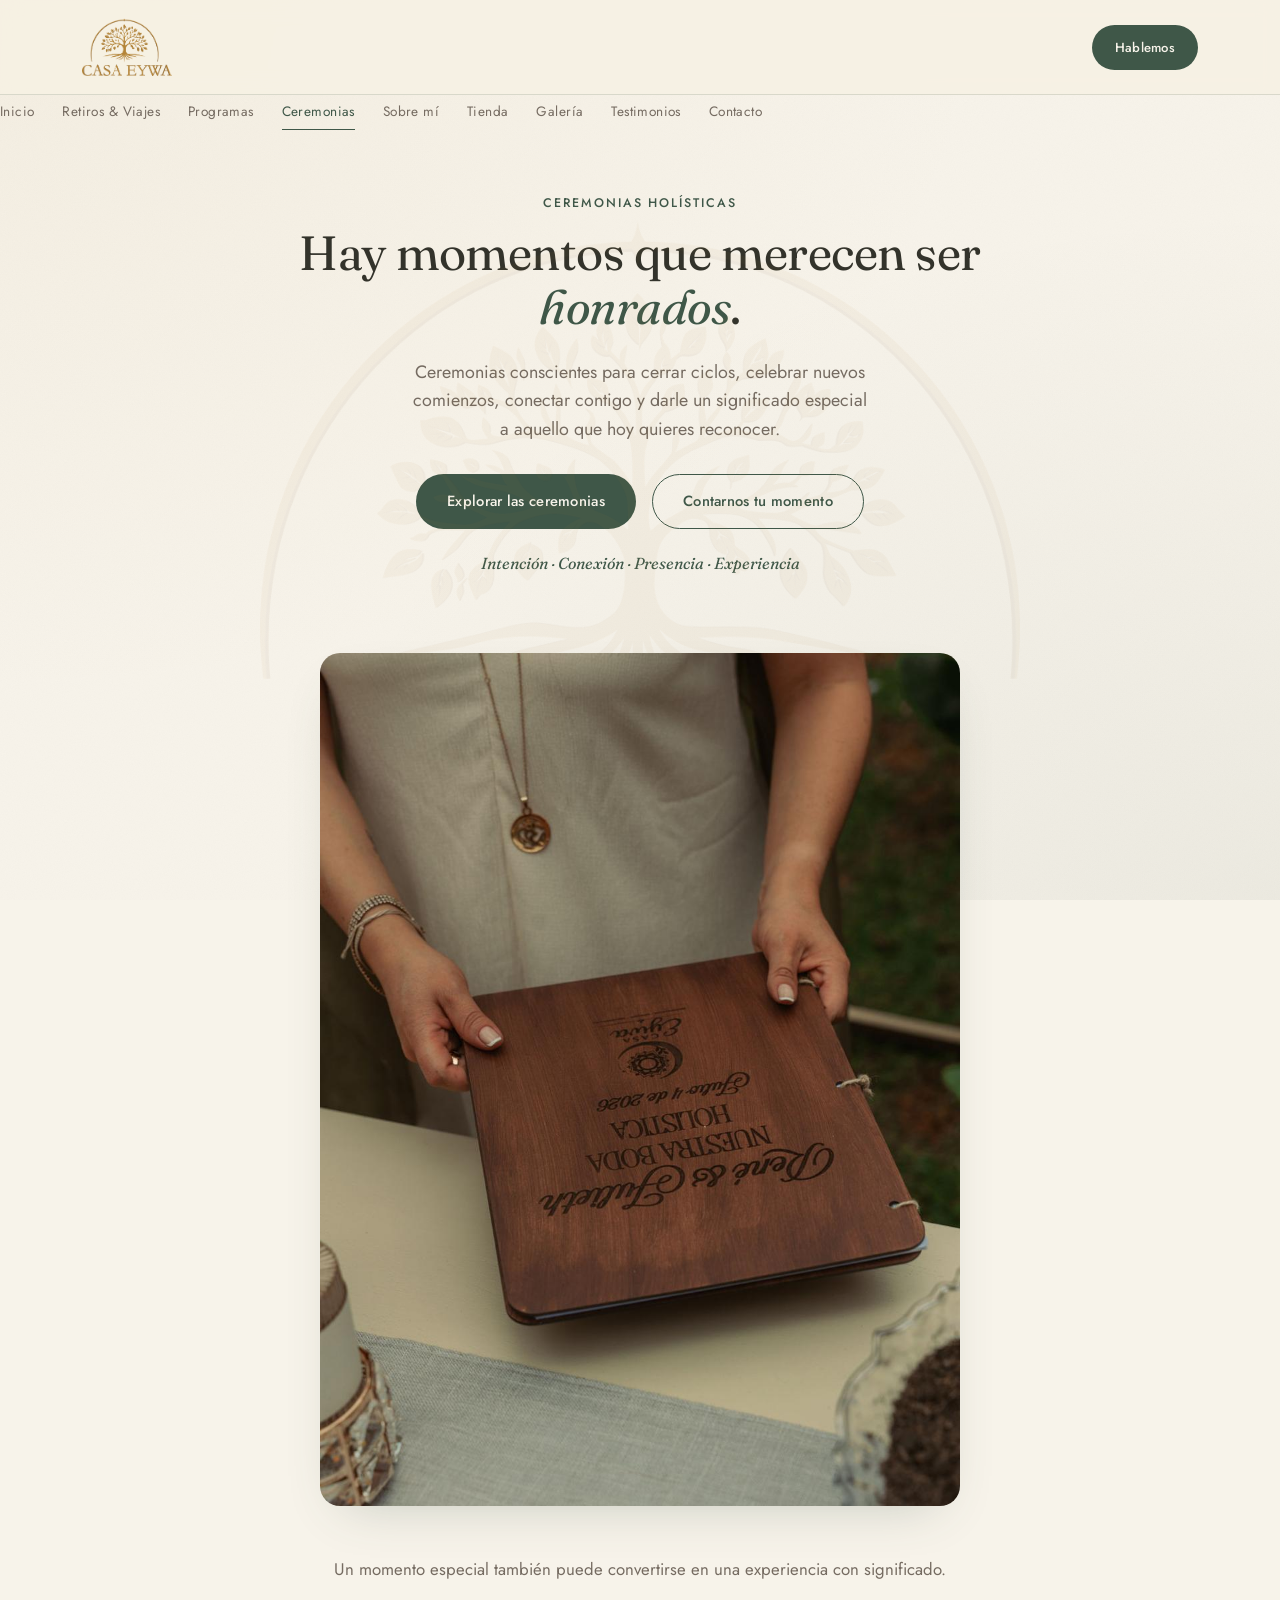
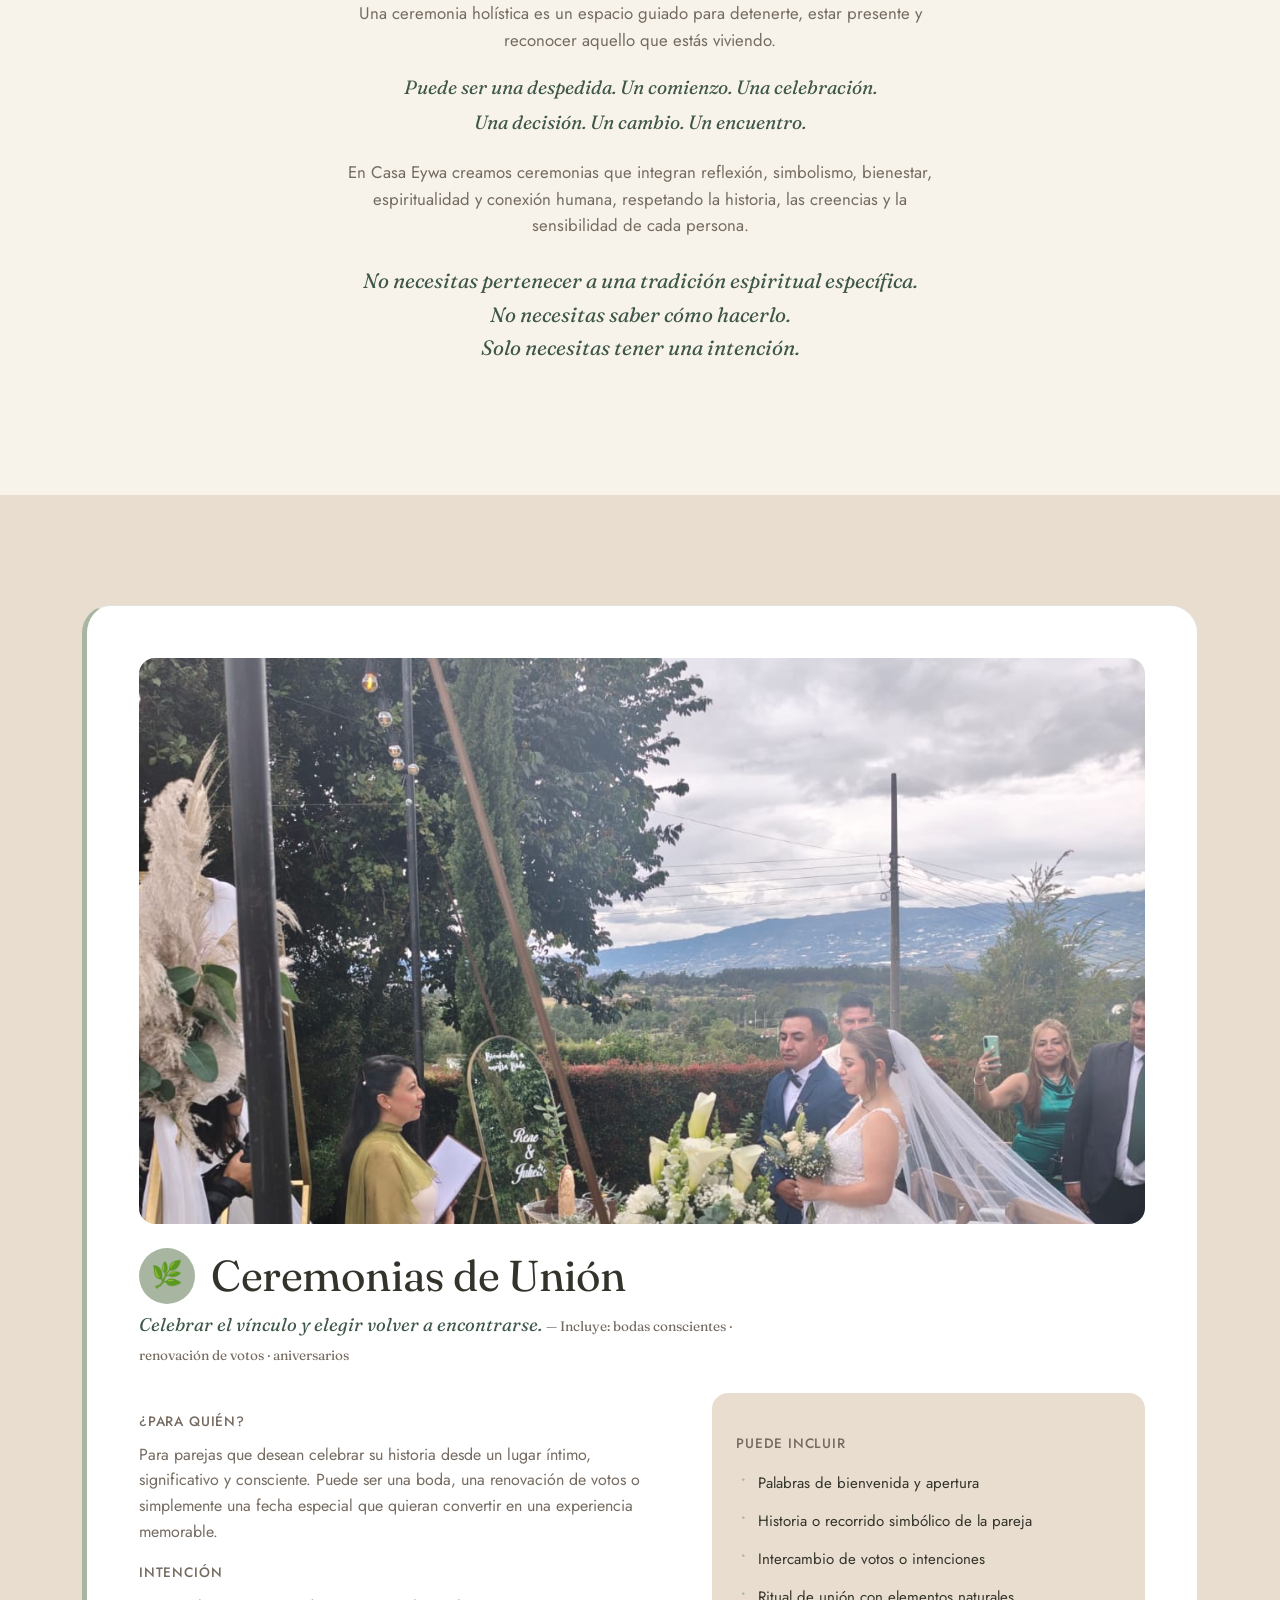
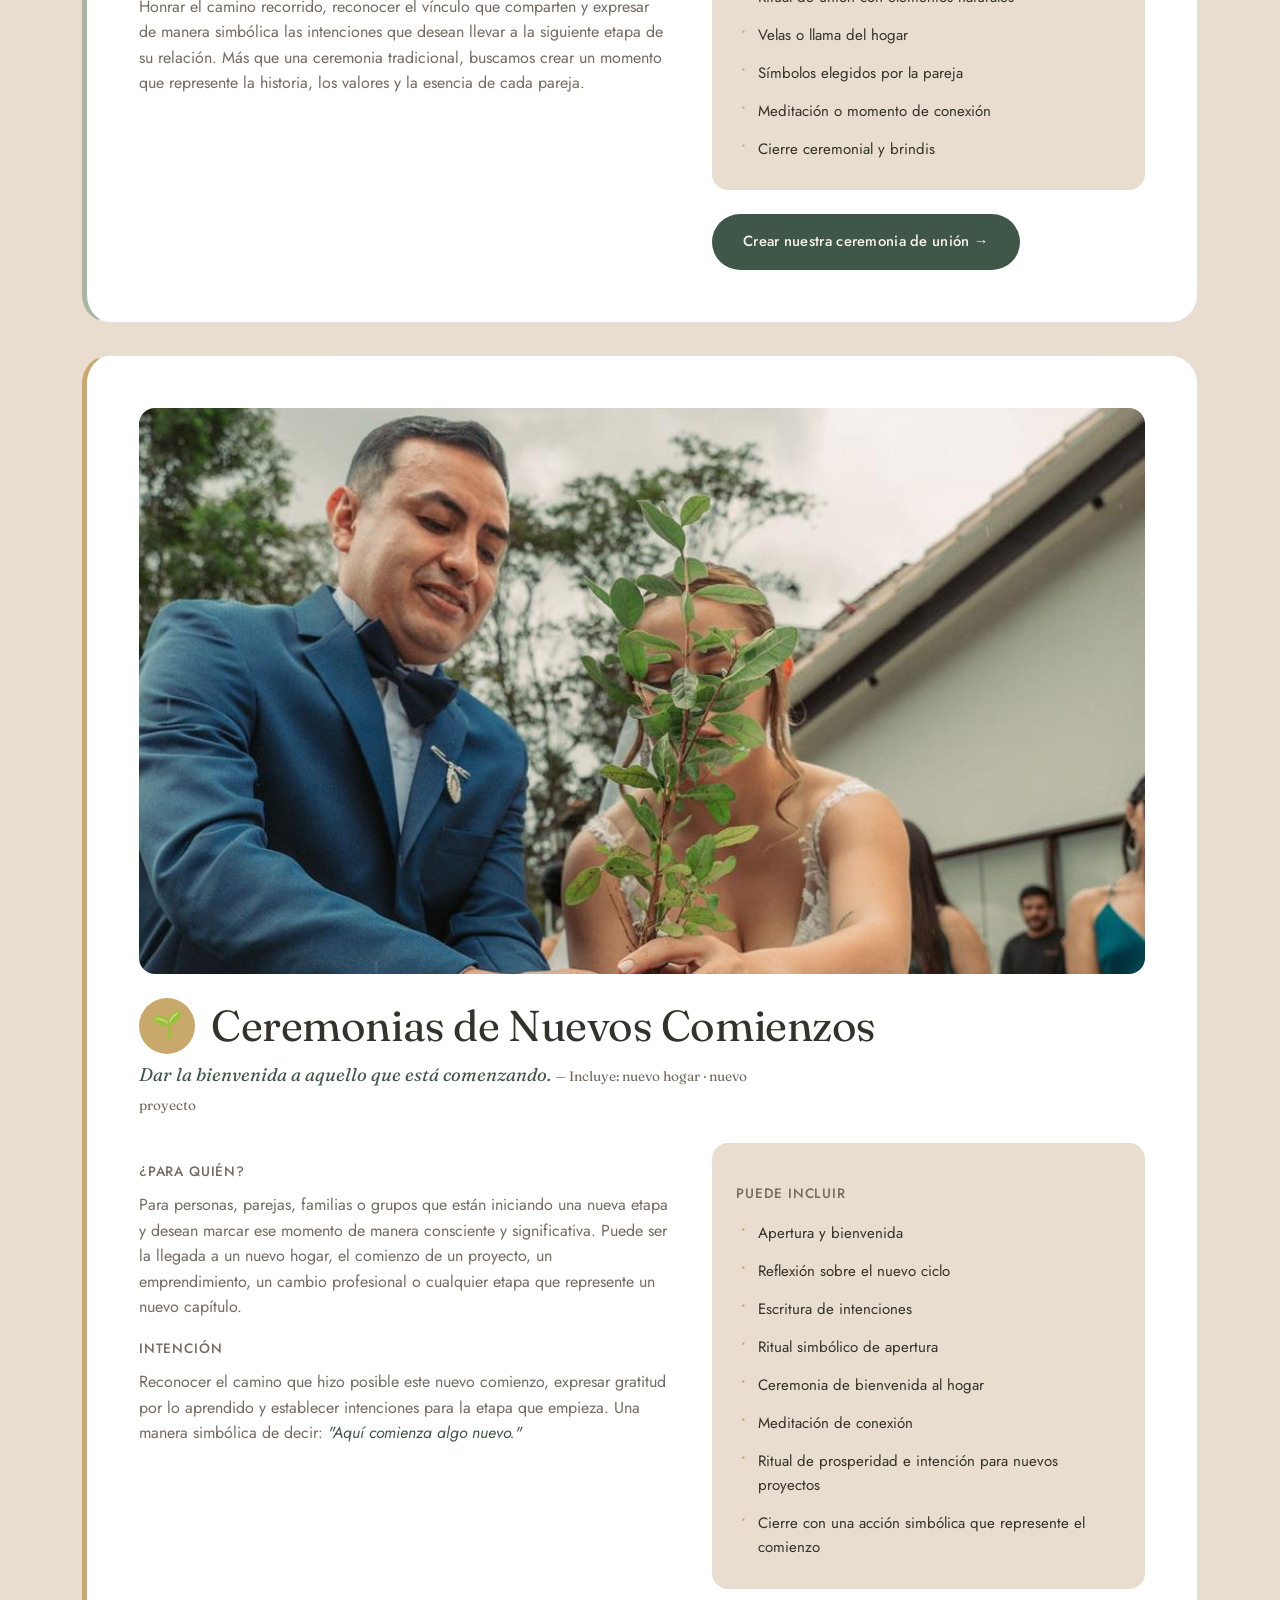
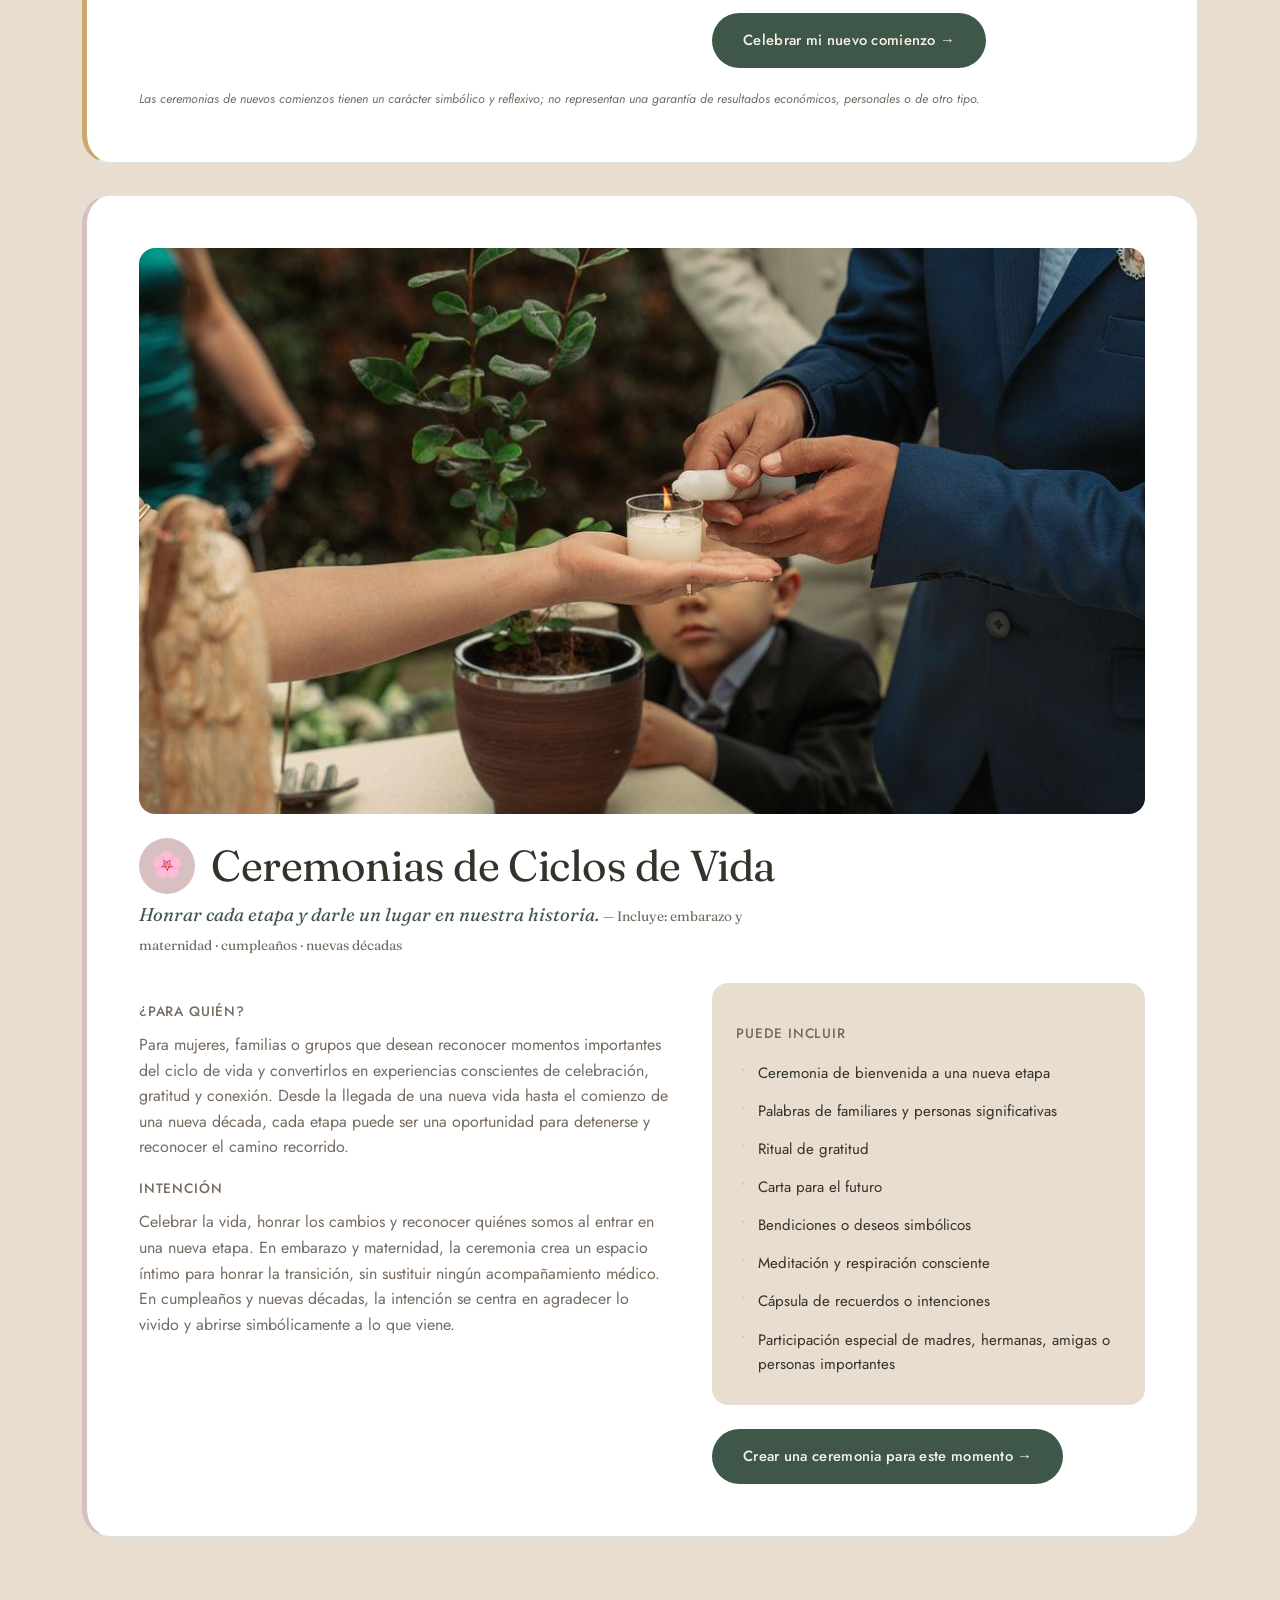
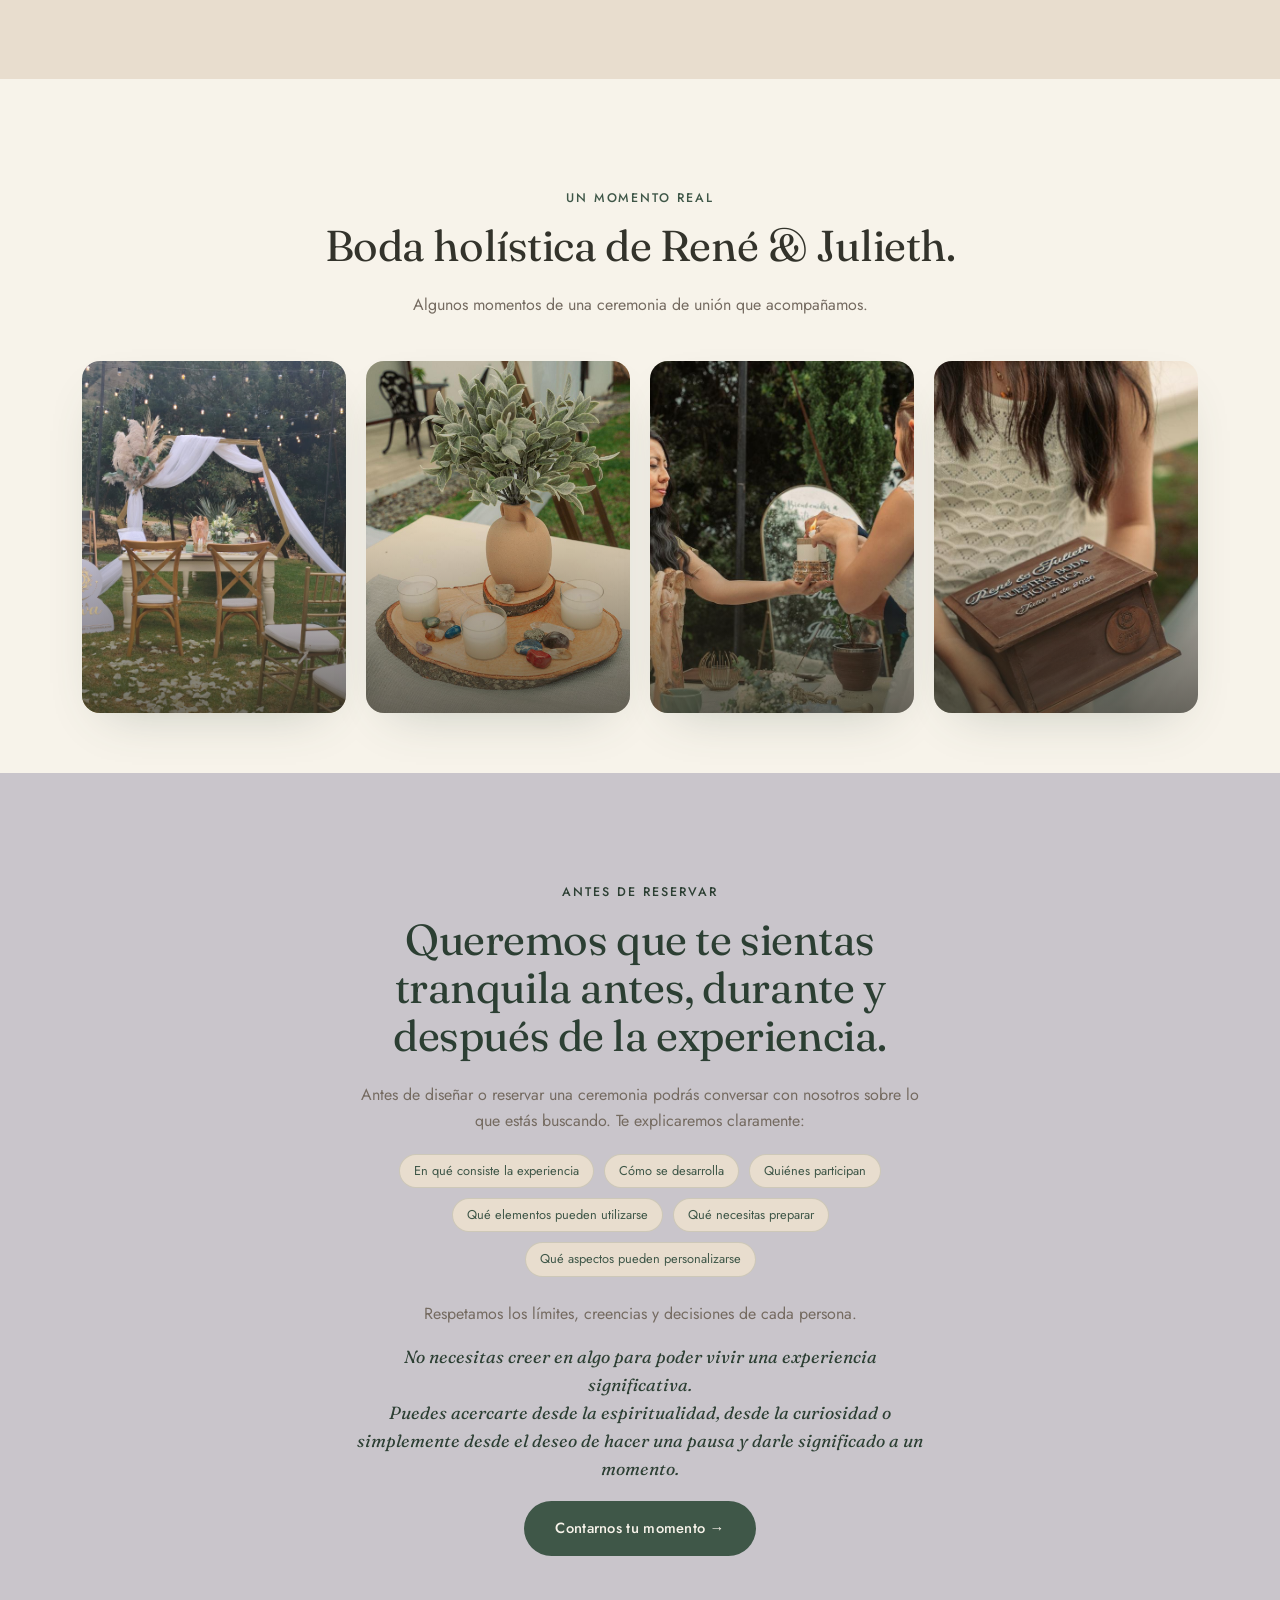
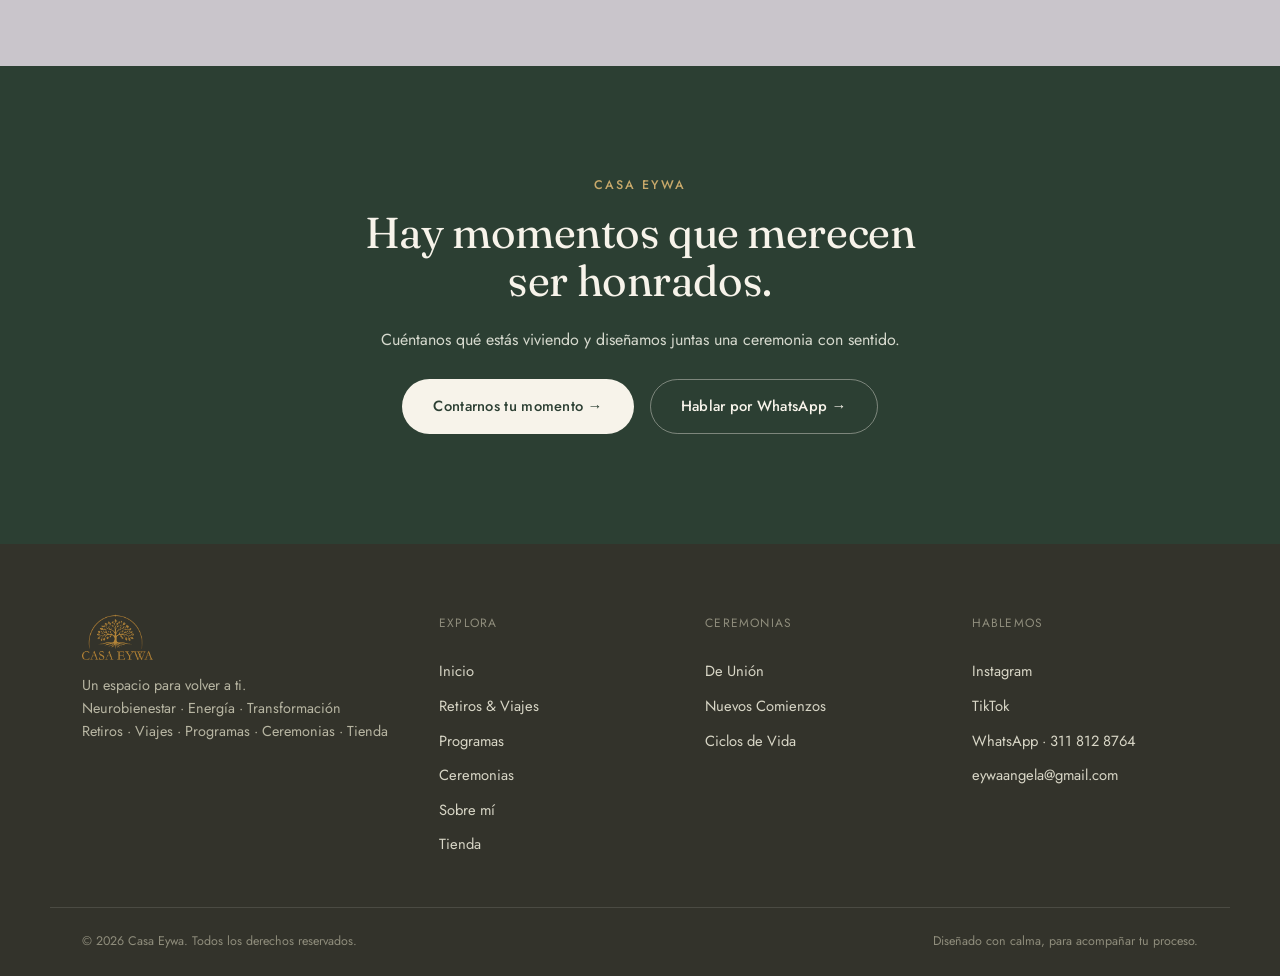
<file: ceremonias.html>
<!DOCTYPE html>
<html lang="es">
<head>
<meta charset="UTF-8">
<meta name="viewport" content="width=device-width, initial-scale=1.0">
<title>Ceremonias Holísticas — Casa Eywa</title>
<meta name="description" content="Ceremonias conscientes para cerrar ciclos, celebrar nuevos comienzos y honrar momentos especiales: uniones, nuevos comienzos y ciclos de vida. Casa Eywa.">
<link rel="preconnect" href="https://fonts.googleapis.com">
<link rel="preconnect" href="https://fonts.gstatic.com" crossorigin>
<link href="https://fonts.googleapis.com/css2?family=Fraunces:ital,opsz,wght@0,9..144,300;0,9..144,400;0,9..144,500;0,9..144,600;1,9..144,400;1,9..144,500&family=Tangerine:wght@400;700&family=Jost:wght@300;400;500;600&display=swap" rel="stylesheet">
<link rel="stylesheet" href="css/style.css">
</head>
<body>

<img src="img/logo-icon.png" alt="" class="watermark-tree" aria-hidden="true">
<!-- ======================= HEADER ======================= -->
<header class="site-header" id="siteHeader">
  <div class="wrap header-inner">
    <a href="index.html" class="logo">
      <img src="img/logo-full.png" alt="Casa Eywa" class="logo-full-img logo-full-header">
    </a>

    <div class="header-actions">
      <a href="contacto.html" class="btn btn-primary btn-sm">Hablemos</a>
      <button class="nav-toggle" id="navToggle" aria-label="Abrir menú" aria-expanded="false">
        <span></span><span></span><span></span>
      </button>
    </div>
  </div>
</header>
<nav class="main-nav" id="mainNav">
      <a href="index.html">Inicio</a>
      <a href="retiros-viajes.html">Retiros &amp; Viajes</a>
      <a href="programas.html">Programas</a>
      <a href="ceremonias.html" class="active">Ceremonias</a>
      <a href="sobre-mi.html">Sobre mí</a>
      <a href="tienda.html">Tienda</a>
      <a href="index.html#galeria">Galería</a>
      <a href="index.html#testimonios">Testimonios</a>
      <a href="contacto.html">Contacto</a>
    </nav>

<!-- ======================= HERO ======================= -->
<section class="page-hero">
  <div class="wrap">
    <p class="eyebrow">Ceremonias Holísticas</p>
    <h1>Hay momentos que merecen ser <em>honrados</em>.</h1>
    <p class="hero-lead">Ceremonias conscientes para cerrar ciclos, celebrar nuevos comienzos, conectar contigo y darle un significado especial a aquello que hoy quieres reconocer.</p>
    <div class="hero-actions">
      <a href="#ceremonias" class="btn btn-primary">Explorar las ceremonias</a>
      <a href="contacto.html" class="btn btn-outline">Contarnos tu momento</a>
    </div>
    <p class="page-hero-note">Intención · Conexión · Presencia · Experiencia</p>
  </div>
</section>

<!-- ======================= FOTO REAL DESTACADA ======================= -->
<section class="section" style="padding-top:10px; padding-bottom:50px;">
  <div class="wrap" data-reveal>
    <img src="img/ceremonias/ceremonia-libro-ritual.jpg" alt="Álbum ceremonial Casa Eywa entregado en una boda holística real" style="width:100%; max-width:640px; display:block; margin:0 auto; border-radius:20px; box-shadow:var(--shadow);">
  </div>
</section>

<!-- ======================= INTRODUCCIÓN ======================= -->
<section class="section" style="padding-top:0;">
  <div class="wrap editorial" data-reveal>
    <p>Un momento especial también puede convertirse en una experiencia con significado.</p>
    <p>Una ceremonia holística es un espacio guiado para detenerte, estar presente y reconocer aquello que estás viviendo.</p>
    <p style="font-family:var(--font-display); font-style:italic; color:var(--olive); font-size:1.2rem; line-height:1.8;">
      Puede ser una despedida. Un comienzo. Una celebración.<br>Una decisión. Un cambio. Un encuentro.
    </p>
    <p>En Casa Eywa creamos ceremonias que integran reflexión, simbolismo, bienestar, espiritualidad y conexión humana, respetando la historia, las creencias y la sensibilidad de cada persona.</p>
    <p class="closing">No necesitas pertenecer a una tradición espiritual específica.<br>No necesitas saber cómo hacerlo.<br>Solo necesitas tener una intención.</p>
  </div>
</section>

<!-- ======================= LAS 3 CEREMONIAS ======================= -->
<section class="section" id="ceremonias" style="background:var(--cream-deep);">
  <div class="wrap">

    <!-- UNIÓN -->
    <article class="program-detail tone-sage" id="union" data-reveal>
      <img src="img/ceremonias/ceremonia-oficiante-pareja.jpg" alt="Ceremonia de unión real oficiada por Casa Eywa" style="width:100%; aspect-ratio:16/9; object-fit:cover; object-position:center 30%; border-radius:16px; margin-bottom:24px;">
      <div class="pd-head">
        <span class="pd-ico">🌿</span>
        <h2>Ceremonias de Unión</h2>
      </div>
      <p class="pd-hook">Celebrar el vínculo y elegir volver a encontrarse. <span style="color:var(--taupe); font-style:normal; font-size:.85rem;">— Incluye: bodas conscientes · renovación de votos · aniversarios</span></p>

      <div class="pd-grid">
        <div class="pd-block">
          <h4>¿Para quién?</h4>
          <p>Para parejas que desean celebrar su historia desde un lugar íntimo, significativo y consciente. Puede ser una boda, una renovación de votos o simplemente una fecha especial que quieran convertir en una experiencia memorable.</p>

          <h4>Intención</h4>
          <p>Honrar el camino recorrido, reconocer el vínculo que comparten y expresar de manera simbólica las intenciones que desean llevar a la siguiente etapa de su relación. Más que una ceremonia tradicional, buscamos crear un momento que represente la historia, los valores y la esencia de cada pareja.</p>
        </div>

        <div class="pd-block">
          <div class="pd-how">
            <h4>Puede incluir</h4>
            <ul class="pd-list" style="margin-bottom:0;">
              <li>Palabras de bienvenida y apertura</li>
              <li>Historia o recorrido simbólico de la pareja</li>
              <li>Intercambio de votos o intenciones</li>
              <li>Ritual de unión con elementos naturales</li>
              <li>Velas o llama del hogar</li>
              <li>Símbolos elegidos por la pareja</li>
              <li>Meditación o momento de conexión</li>
              <li>Cierre ceremonial y brindis</li>
            </ul>
          </div>
          <div class="pd-cta">
            <a href="https://wa.me/573118128764?text=Hola%2C%20quiero%20crear%20nuestra%20ceremonia%20de%20uni%C3%B3n" target="_blank" rel="noopener" class="btn btn-primary">Crear nuestra ceremonia de unión →</a>
          </div>
        </div>
      </div>
    </article>

    <!-- NUEVOS COMIENZOS -->
    <article class="program-detail tone-gold" id="nuevos-comienzos" data-reveal>
      <img src="img/ceremonias/ceremonia-siembra-arbol.jpg" alt="Ritual de siembra simbólica en una ceremonia Casa Eywa" style="width:100%; aspect-ratio:16/9; object-fit:cover; object-position:center 25%; border-radius:16px; margin-bottom:24px;">
      <div class="pd-head">
        <span class="pd-ico">🌱</span>
        <h2>Ceremonias de Nuevos Comienzos</h2>
      </div>
      <p class="pd-hook">Dar la bienvenida a aquello que está comenzando. <span style="color:var(--taupe); font-style:normal; font-size:.85rem;">— Incluye: nuevo hogar · nuevo proyecto</span></p>

      <div class="pd-grid">
        <div class="pd-block">
          <h4>¿Para quién?</h4>
          <p>Para personas, parejas, familias o grupos que están iniciando una nueva etapa y desean marcar ese momento de manera consciente y significativa. Puede ser la llegada a un nuevo hogar, el comienzo de un proyecto, un emprendimiento, un cambio profesional o cualquier etapa que represente un nuevo capítulo.</p>

          <h4>Intención</h4>
          <p>Reconocer el camino que hizo posible este nuevo comienzo, expresar gratitud por lo aprendido y establecer intenciones para la etapa que empieza. Una manera simbólica de decir: <em style="color:var(--olive);">"Aquí comienza algo nuevo."</em></p>
        </div>

        <div class="pd-block">
          <div class="pd-how">
            <h4>Puede incluir</h4>
            <ul class="pd-list" style="margin-bottom:0;">
              <li>Apertura y bienvenida</li>
              <li>Reflexión sobre el nuevo ciclo</li>
              <li>Escritura de intenciones</li>
              <li>Ritual simbólico de apertura</li>
              <li>Ceremonia de bienvenida al hogar</li>
              <li>Meditación de conexión</li>
              <li>Ritual de prosperidad e intención para nuevos proyectos</li>
              <li>Cierre con una acción simbólica que represente el comienzo</li>
            </ul>
          </div>
          <div class="pd-cta">
            <a href="https://wa.me/573118128764?text=Hola%2C%20quiero%20celebrar%20mi%20nuevo%20comienzo" target="_blank" rel="noopener" class="btn btn-primary">Celebrar mi nuevo comienzo →</a>
          </div>
        </div>
      </div>
      <p style="font-size:.78rem; color:var(--taupe); font-style:italic; margin-top:22px; margin-bottom:0;">Las ceremonias de nuevos comienzos tienen un carácter simbólico y reflexivo; no representan una garantía de resultados económicos, personales o de otro tipo.</p>
    </article>

    <!-- CICLOS DE VIDA -->
    <article class="program-detail tone-rose" id="ciclos-de-vida" data-reveal>
      <img src="img/ceremonias/ceremonia-vela-manos.jpg" alt="Ritual de la llama compartida en una ceremonia de ciclo de vida" style="width:100%; aspect-ratio:16/9; object-fit:cover; object-position:center 35%; border-radius:16px; margin-bottom:24px;">
      <div class="pd-head">
        <span class="pd-ico">🌸</span>
        <h2>Ceremonias de Ciclos de Vida</h2>
      </div>
      <p class="pd-hook">Honrar cada etapa y darle un lugar en nuestra historia. <span style="color:var(--taupe); font-style:normal; font-size:.85rem;">— Incluye: embarazo y maternidad · cumpleaños · nuevas décadas</span></p>

      <div class="pd-grid">
        <div class="pd-block">
          <h4>¿Para quién?</h4>
          <p>Para mujeres, familias o grupos que desean reconocer momentos importantes del ciclo de vida y convertirlos en experiencias conscientes de celebración, gratitud y conexión. Desde la llegada de una nueva vida hasta el comienzo de una nueva década, cada etapa puede ser una oportunidad para detenerse y reconocer el camino recorrido.</p>

          <h4>Intención</h4>
          <p>Celebrar la vida, honrar los cambios y reconocer quiénes somos al entrar en una nueva etapa. En embarazo y maternidad, la ceremonia crea un espacio íntimo para honrar la transición, sin sustituir ningún acompañamiento médico. En cumpleaños y nuevas décadas, la intención se centra en agradecer lo vivido y abrirse simbólicamente a lo que viene.</p>
        </div>

        <div class="pd-block">
          <div class="pd-how">
            <h4>Puede incluir</h4>
            <ul class="pd-list" style="margin-bottom:0;">
              <li>Ceremonia de bienvenida a una nueva etapa</li>
              <li>Palabras de familiares y personas significativas</li>
              <li>Ritual de gratitud</li>
              <li>Carta para el futuro</li>
              <li>Bendiciones o deseos simbólicos</li>
              <li>Meditación y respiración consciente</li>
              <li>Cápsula de recuerdos o intenciones</li>
              <li>Participación especial de madres, hermanas, amigas o personas importantes</li>
            </ul>
          </div>
          <div class="pd-cta">
            <a href="https://wa.me/573118128764?text=Hola%2C%20quiero%20crear%20una%20ceremonia%20para%20este%20momento" target="_blank" rel="noopener" class="btn btn-primary">Crear una ceremonia para este momento →</a>
          </div>
        </div>
      </div>
    </article>

  </div>
</section>

<!-- ======================= MOMENTOS REALES (mini galería) ======================= -->
<section class="section" style="padding-bottom:60px;">
  <div class="wrap">
    <div class="section-head" data-reveal style="text-align:center; margin:0 auto 34px;">
      <p class="eyebrow">Un momento real</p>
      <h2>Boda holística de René &amp; Julieth.</h2>
      <p>Algunos momentos de una ceremonia de unión que acompañamos.</p>
    </div>
    <div class="destinos-grid" data-reveal>
      <div class="destino-card" style="aspect-ratio:3/4;">
        <img src="img/ceremonias/ceremonia-arco-decoracion.jpg" alt="Altar ceremonial decorado para la boda">
      </div>
      <div class="destino-card" style="aspect-ratio:3/4;">
        <img src="img/ceremonias/ceremonia-altar-cristales.jpg" alt="Altar con cristales y elementos naturales">
      </div>
      <div class="destino-card" style="aspect-ratio:3/4;">
        <img src="img/ceremonias/ceremonia-encendido-vela.jpg" alt="Encendido de vela simbólica durante la ceremonia">
      </div>
      <div class="destino-card" style="aspect-ratio:3/4;">
        <img src="img/ceremonias/ceremonia-caja-boda.jpg" alt="Caja ceremonial personalizada Casa Eywa">
      </div>
    </div>
  </div>
</section>

<!-- ======================= ANTES DE RESERVAR ======================= -->
<section class="section orientation">
  <div class="wrap" data-reveal>
    <p class="eyebrow" style="color:var(--olive-deep);">Antes de reservar</p>
    <h2>Queremos que te sientas tranquila antes, durante y después de la experiencia.</h2>
    <p>Antes de diseñar o reservar una ceremonia podrás conversar con nosotros sobre lo que estás buscando. Te explicaremos claramente:</p>
    <div style="display:flex; flex-wrap:wrap; justify-content:center; gap:10px; margin:20px 0 24px;">
      <span class="tag-chip">En qué consiste la experiencia</span>
      <span class="tag-chip">Cómo se desarrolla</span>
      <span class="tag-chip">Quiénes participan</span>
      <span class="tag-chip">Qué elementos pueden utilizarse</span>
      <span class="tag-chip">Qué necesitas preparar</span>
      <span class="tag-chip">Qué aspectos pueden personalizarse</span>
    </div>
    <p>Respetamos los límites, creencias y decisiones de cada persona.</p>
    <p style="font-family:var(--font-display); font-style:italic; color:var(--olive-deep); font-size:1.1rem;">No necesitas creer en algo para poder vivir una experiencia significativa.<br>Puedes acercarte desde la espiritualidad, desde la curiosidad o simplemente desde el deseo de hacer una pausa y darle significado a un momento.</p>
    <a href="contacto.html" class="btn btn-primary">Contarnos tu momento →</a>
  </div>
</section>

<!-- ======================= CTA FINAL ======================= -->
<section class="section final-cta">
  <div class="wrap" data-reveal>
    <p class="eyebrow" style="color:var(--gold);">Casa Eywa</p>
    <h2>Hay momentos que merecen ser honrados.</h2>
    <p>Cuéntanos qué estás viviendo y diseñamos juntas una ceremonia con sentido.</p>
    <div class="hero-actions">
      <a href="contacto.html" class="btn btn-light">Contarnos tu momento →</a>
      <a href="https://wa.me/573118128764" target="_blank" rel="noopener" class="btn btn-ghost" style="border-color:rgba(247,243,234,.4); color:var(--cream);">Hablar por WhatsApp →</a>
    </div>
  </div>
</section>

<!-- ======================= FOOTER ======================= -->
<footer class="site-footer">
  <div class="wrap footer-grid">
    <div class="footer-brand">
      <a href="index.html" class="logo">
        <img src="img/logo-full.png" alt="Casa Eywa" class="logo-full-img logo-full-footer">
      </a>
      <p>Un espacio para volver a ti.<br>Neurobienestar · Energía · Transformación<br>Retiros · Viajes · Programas · Ceremonias · Tienda</p>
    </div>

    <div class="footer-col">
      <p class="footer-heading">Explora</p>
      <a href="index.html">Inicio</a>
      <a href="retiros-viajes.html">Retiros &amp; Viajes</a>
      <a href="programas.html">Programas</a>
      <a href="ceremonias.html">Ceremonias</a>
      <a href="sobre-mi.html">Sobre mí</a>
      <a href="tienda.html">Tienda</a>
    </div>

    <div class="footer-col">
      <p class="footer-heading">Ceremonias</p>
      <a href="ceremonias.html#union">De Unión</a>
      <a href="ceremonias.html#nuevos-comienzos">Nuevos Comienzos</a>
      <a href="ceremonias.html#ciclos-de-vida">Ciclos de Vida</a>
    </div>

    <div class="footer-col">
      <p class="footer-heading">Hablemos</p>
      <a href="https://instagram.com/casaeywa" target="_blank" rel="noopener">Instagram</a>
      <a href="https://tiktok.com/@casaeywa" target="_blank" rel="noopener">TikTok</a>
      <a href="https://wa.me/573118128764" target="_blank" rel="noopener">WhatsApp · 311 812 8764</a>
      <a href="mailto:eywaangela@gmail.com">eywaangela@gmail.com</a>
    </div>
  </div>
  <div class="wrap footer-bottom">
    <span>© 2026 Casa Eywa. Todos los derechos reservados.</span>
    <span>Diseñado con calma, para acompañar tu proceso.</span>
  </div>
</footer>

<script src="js/main.js"></script>
</body>
</html>
</file>
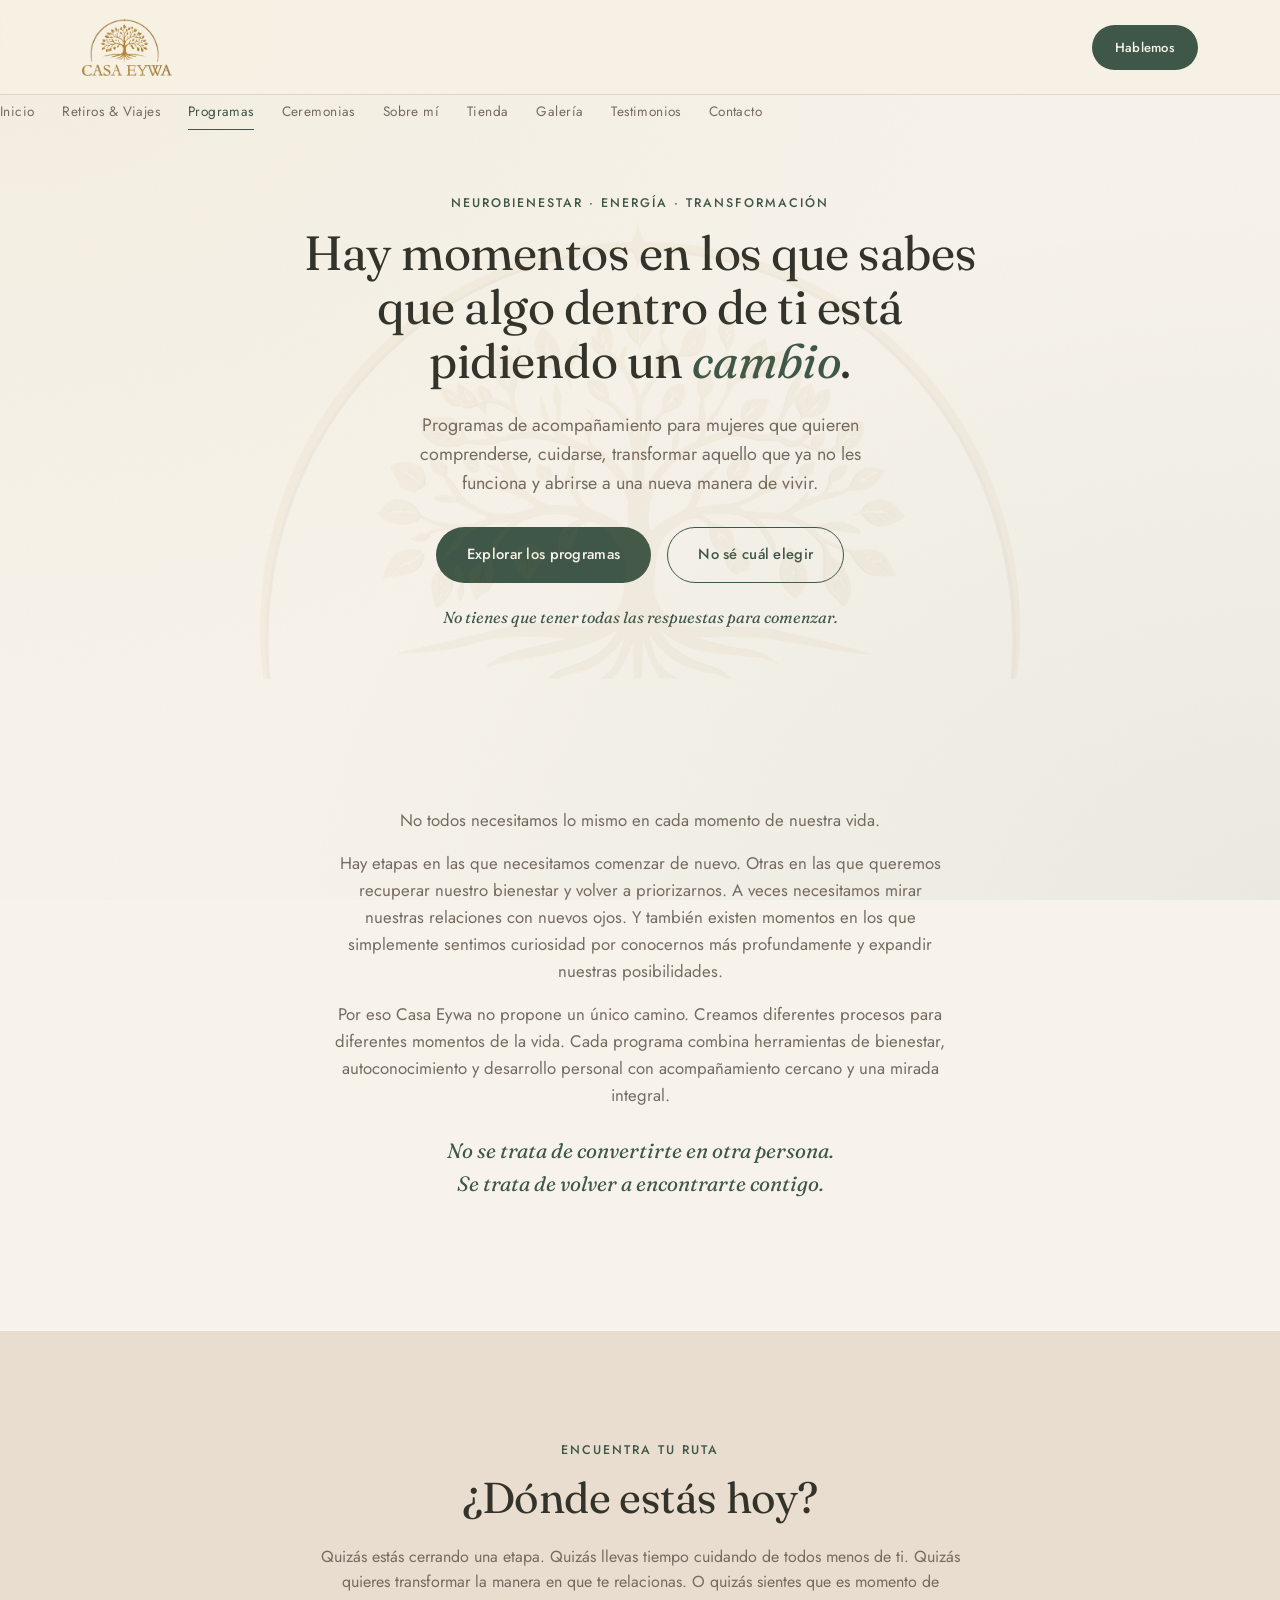
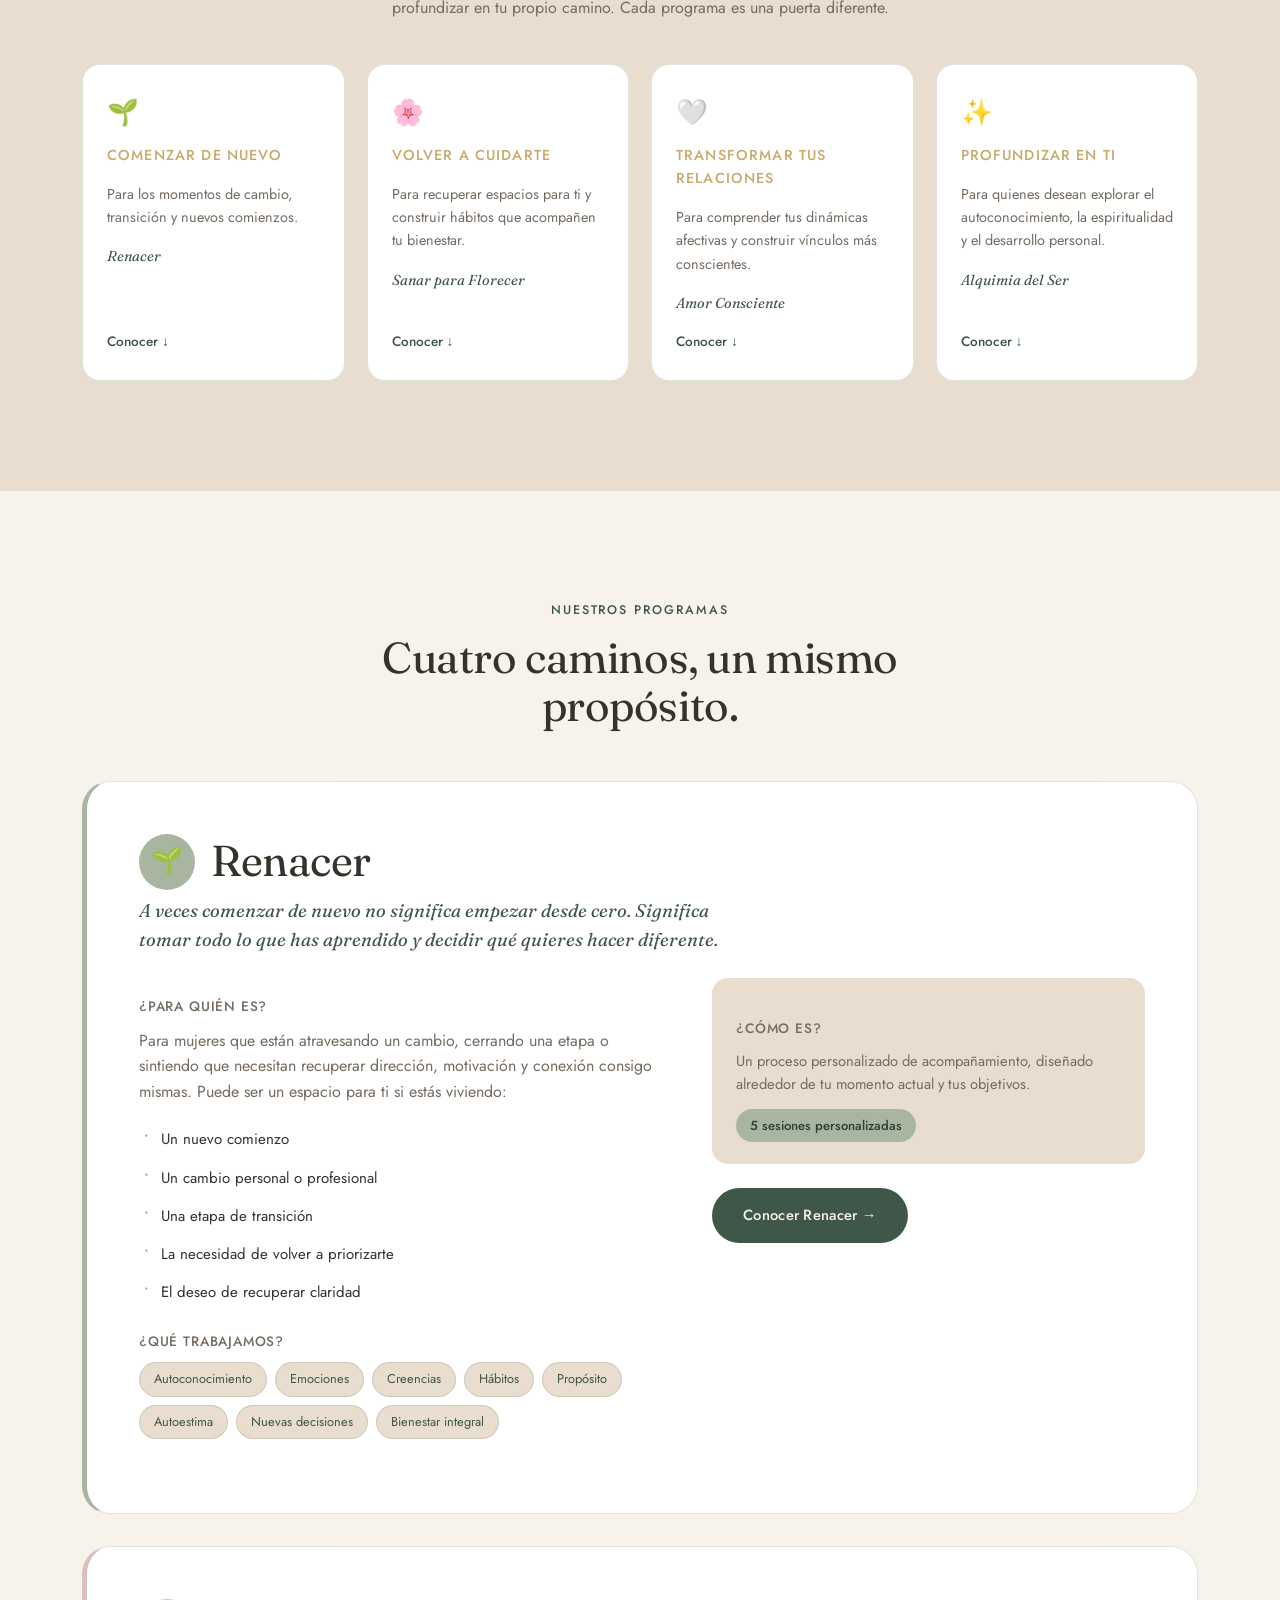
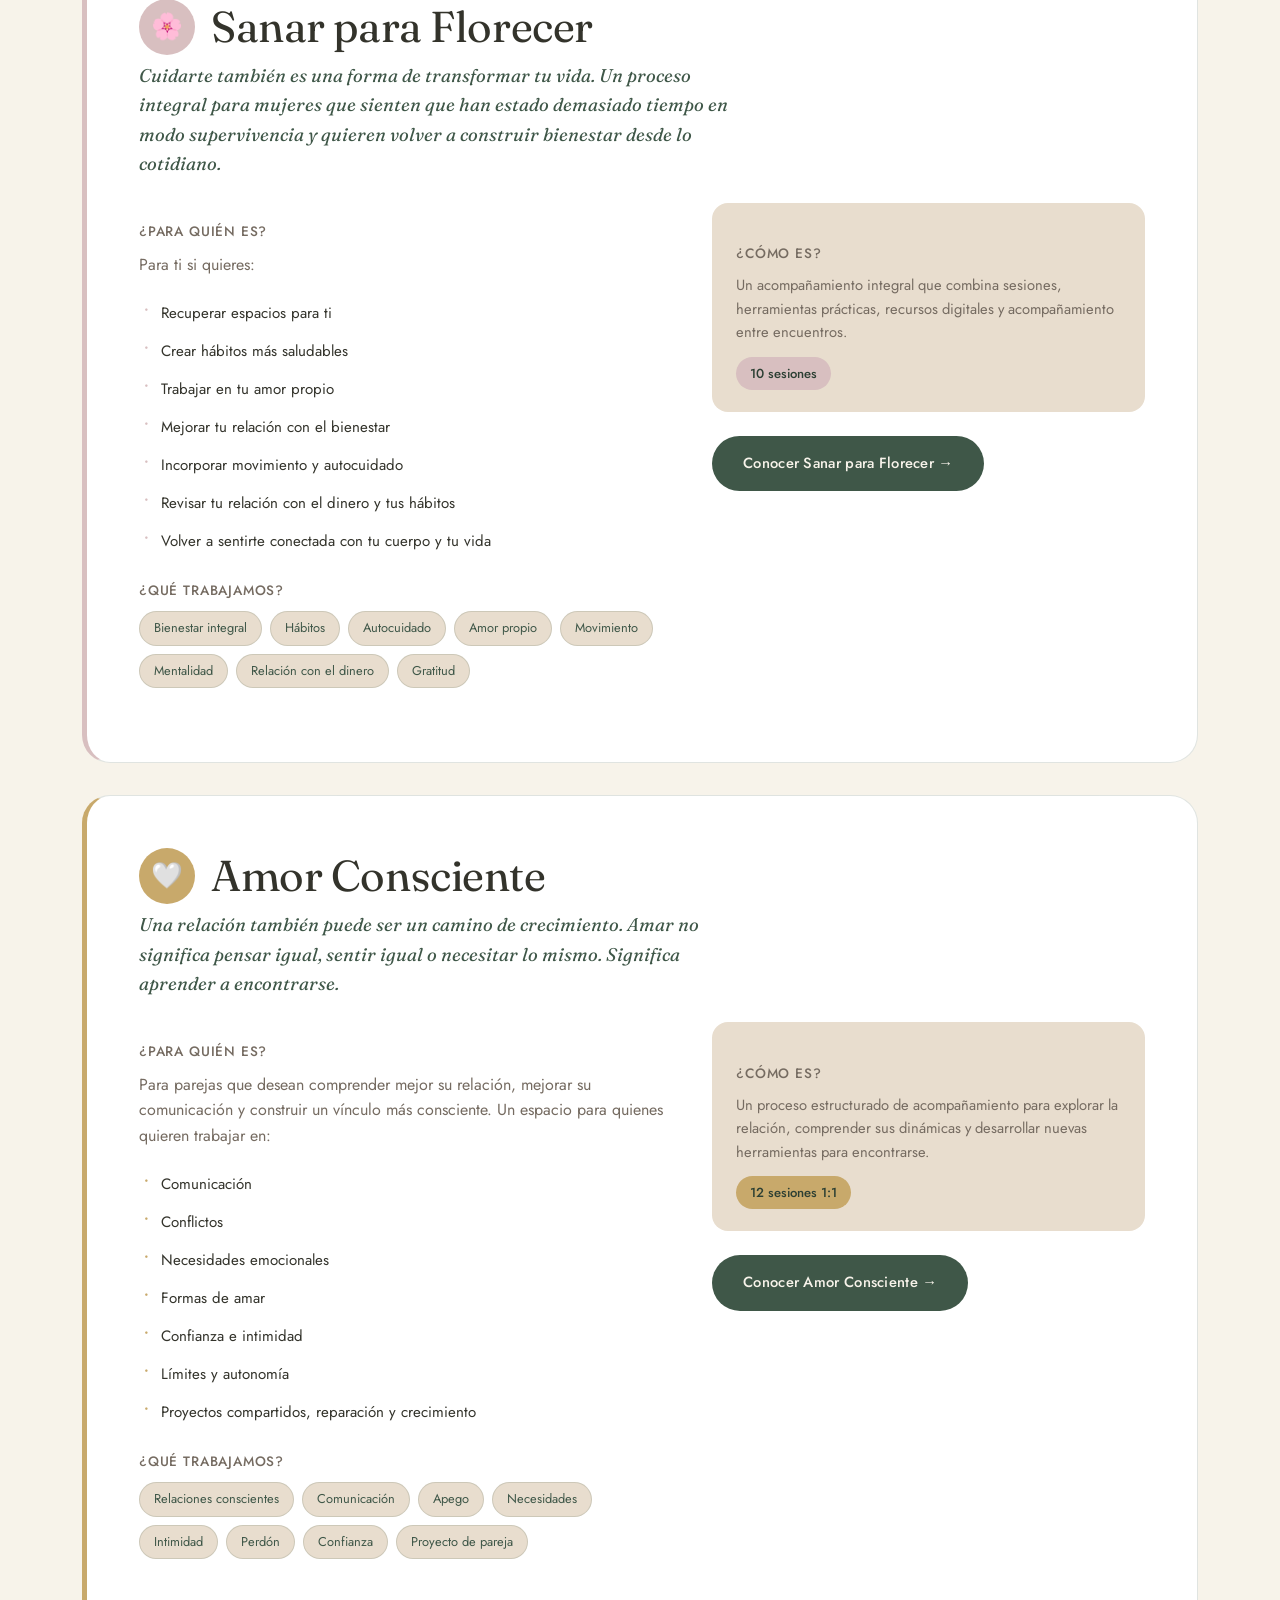
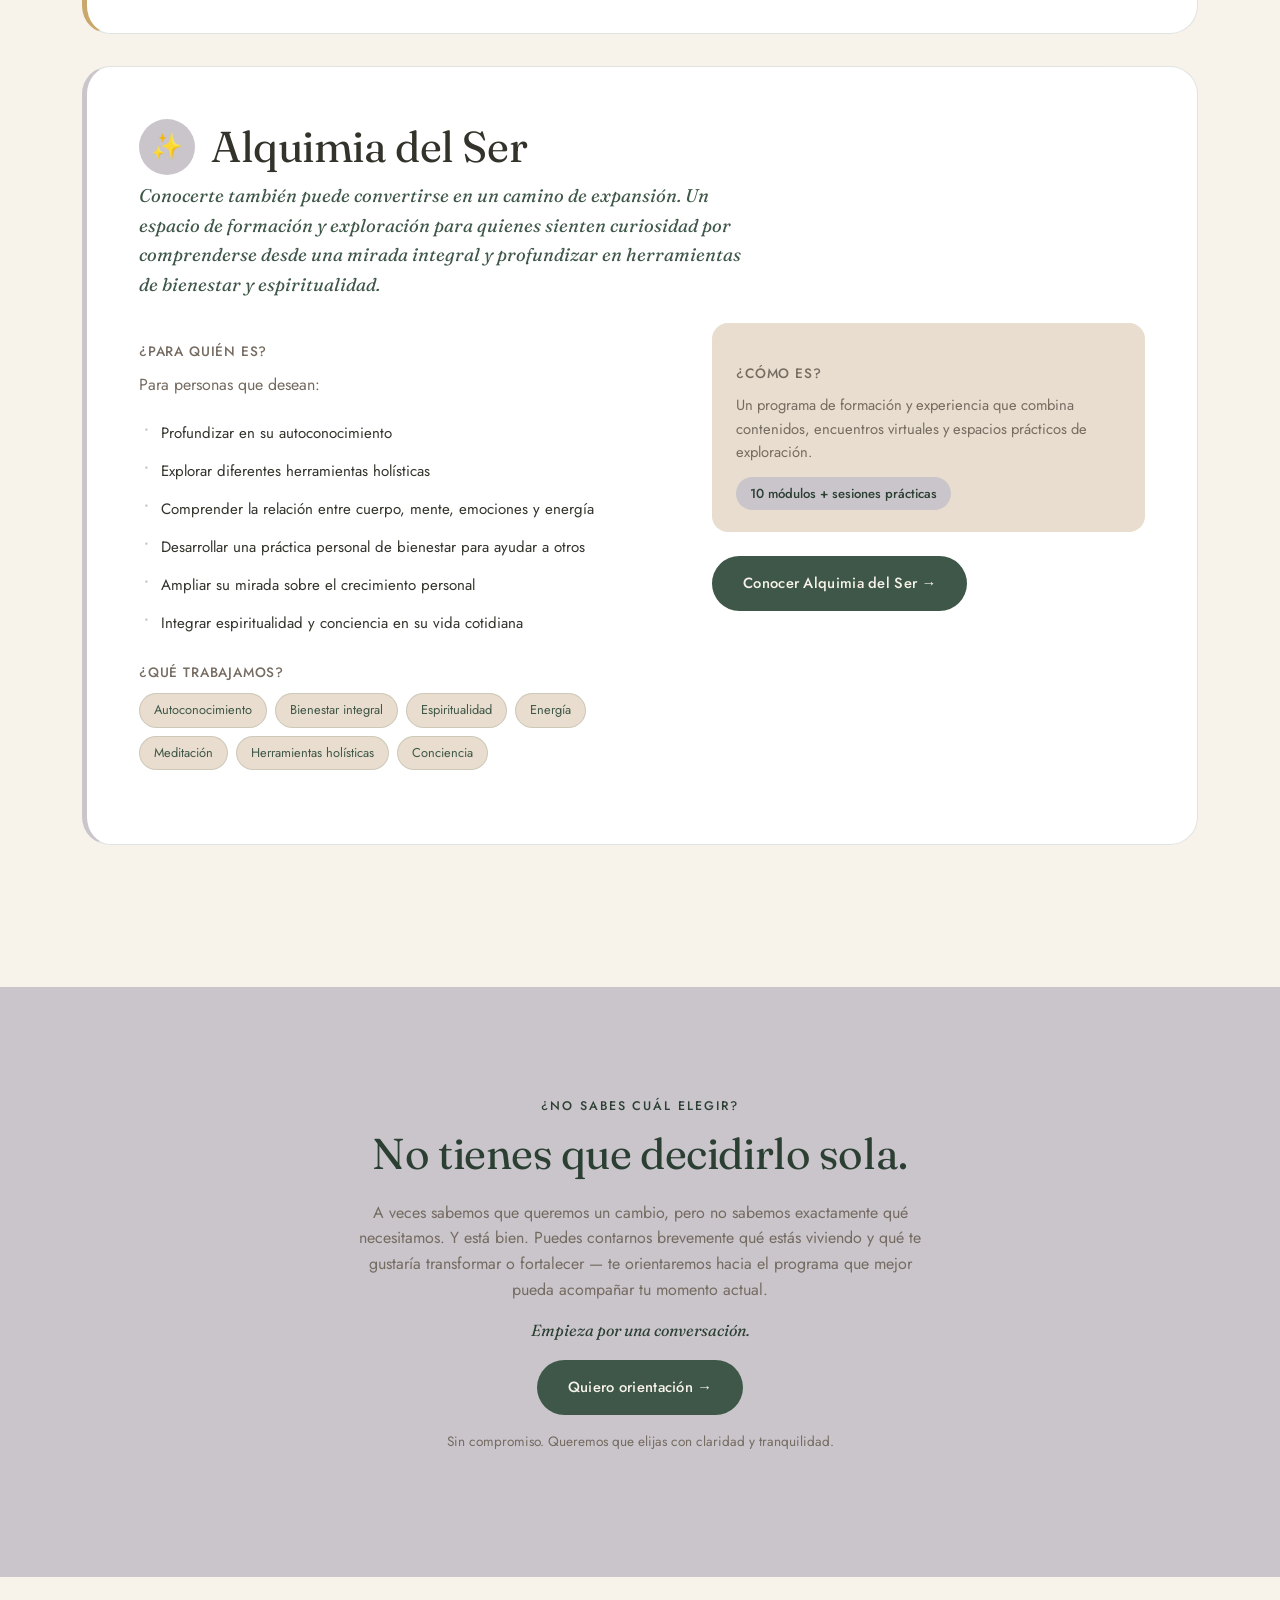
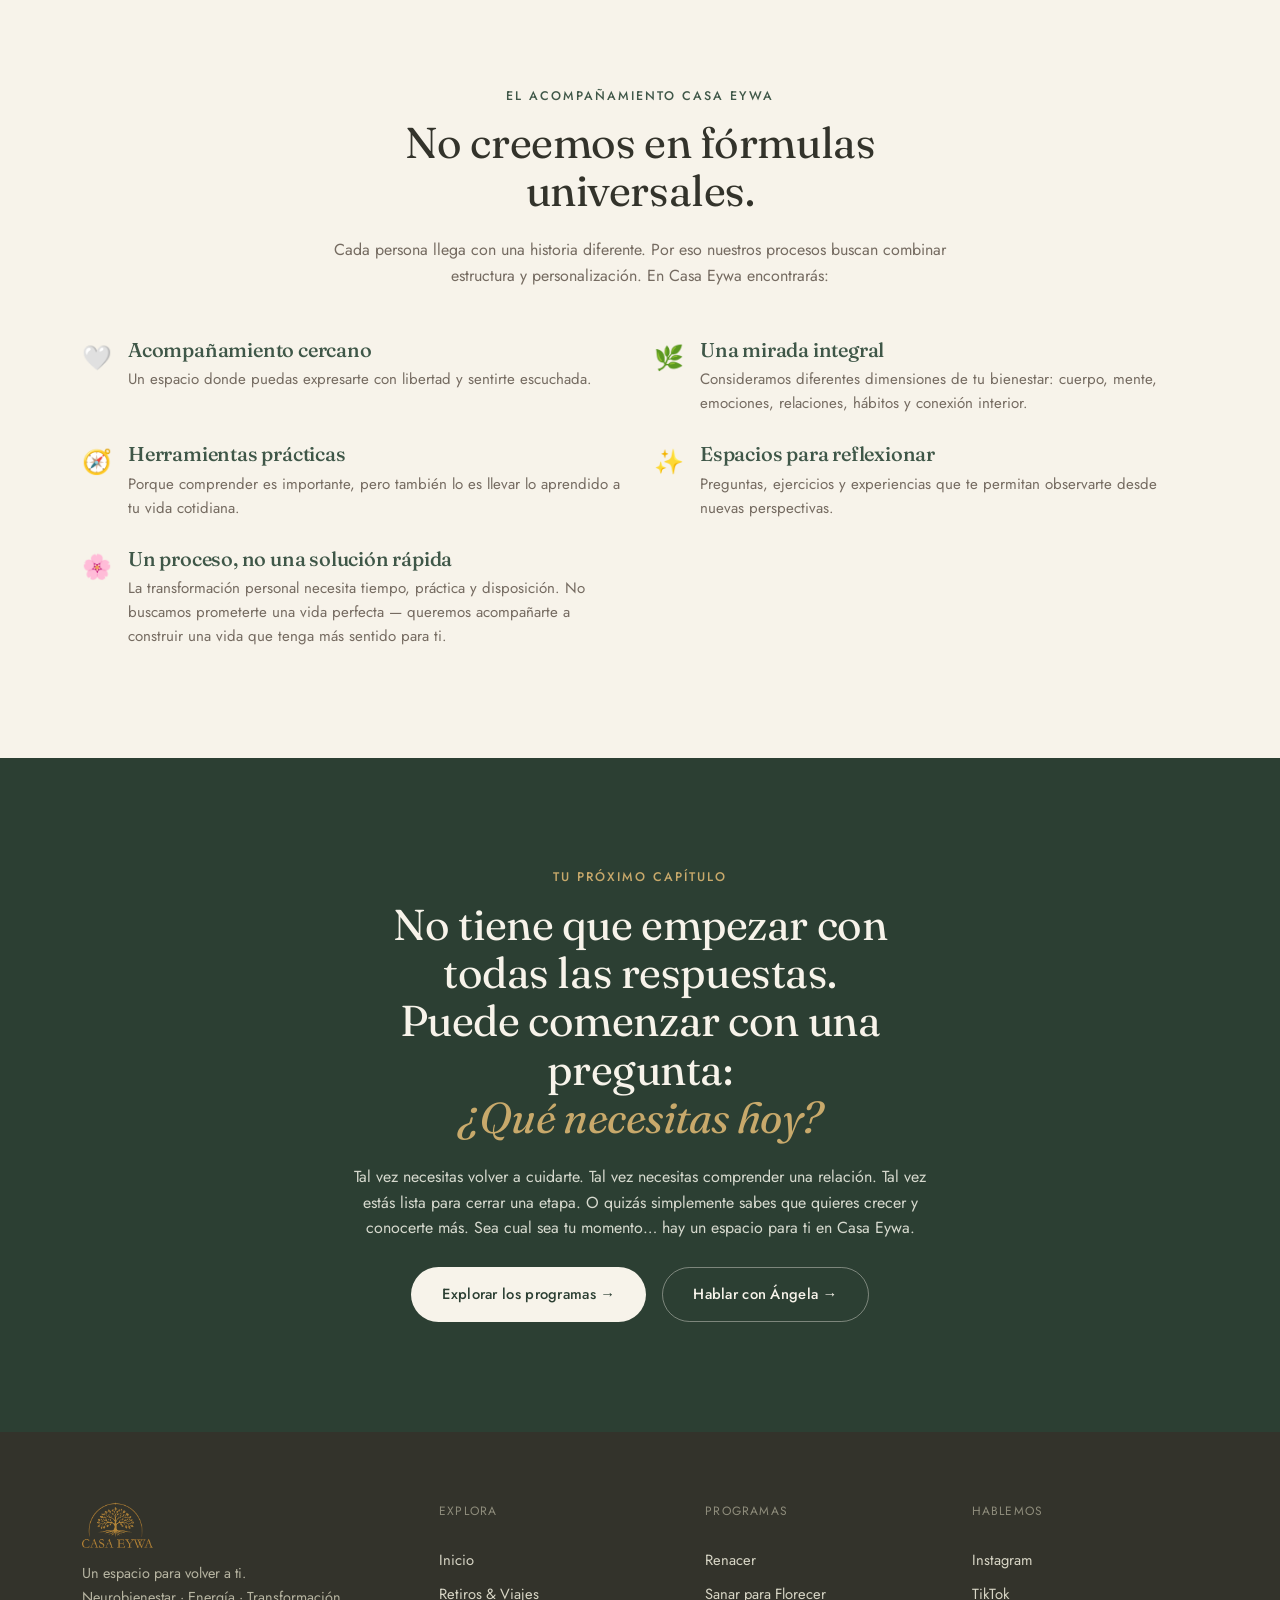
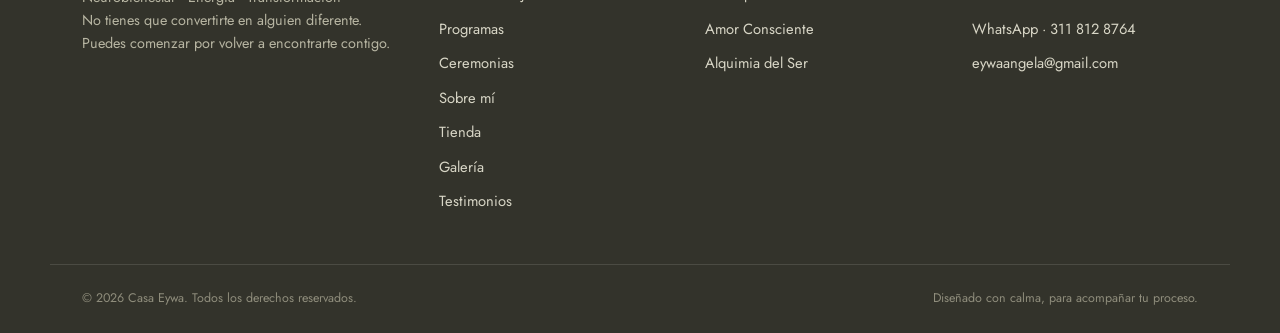
<file: programas.html>
<!DOCTYPE html>
<html lang="es">
<head>
<meta charset="UTF-8">
<meta name="viewport" content="width=device-width, initial-scale=1.0">
<title>Programas — Casa Eywa</title>
<meta name="description" content="Programas de acompañamiento para mujeres: Renacer, Sanar para Florecer, Amor Consciente y Alquimia del Ser. Neurobienestar, expansión y transformación en Casa Eywa.">
<link rel="preconnect" href="https://fonts.googleapis.com">
<link rel="preconnect" href="https://fonts.gstatic.com" crossorigin>
<link href="https://fonts.googleapis.com/css2?family=Fraunces:ital,opsz,wght@0,9..144,300;0,9..144,400;0,9..144,500;0,9..144,600;1,9..144,400;1,9..144,500&family=Tangerine:wght@400;700&family=Jost:wght@300;400;500;600&display=swap" rel="stylesheet">
<link rel="icon" type="image/png" href="img/favicon.png">
<link rel="stylesheet" href="css/style.css">
</head>
<body>

<img src="img/logo-icon.png" alt="" class="watermark-tree" aria-hidden="true">
<!-- ======================= HEADER ======================= -->
<header class="site-header" id="siteHeader">
  <div class="wrap header-inner">
    <a href="index.html" class="logo">
      <img src="img/logo-full.png" alt="Casa Eywa" class="logo-full-img logo-full-header">
    </a>

    <div class="header-actions">
      <a href="contacto.html" class="btn btn-primary btn-sm">Hablemos</a>
      <button class="nav-toggle" id="navToggle" aria-label="Abrir menú" aria-expanded="false">
        <span></span><span></span><span></span>
      </button>
    </div>
  </div>
</header>
<nav class="main-nav" id="mainNav">
      <a href="index.html">Inicio</a>
      <a href="retiros-viajes.html">Retiros &amp; Viajes</a>
      <a href="programas.html" class="active">Programas</a>
      <a href="ceremonias.html">Ceremonias</a>
      <a href="sobre-mi.html">Sobre mí</a>
      <a href="tienda.html">Tienda</a>
      <a href="index.html#galeria">Galería</a>
      <a href="index.html#testimonios">Testimonios</a>
      <a href="contacto.html">Contacto</a>
    </nav>

<!-- ======================= HERO ======================= -->
<section class="page-hero">
  <div class="wrap">
    <p class="eyebrow">Neurobienestar · Energía · Transformación</p>
    <h1>Hay momentos en los que sabes que algo dentro de ti está pidiendo un <em>cambio</em>.</h1>
    <p class="hero-lead">Programas de acompañamiento para mujeres que quieren comprenderse, cuidarse, transformar aquello que ya no les funciona y abrirse a una nueva manera de vivir.</p>
    <div class="hero-actions">
      <a href="#programas" class="btn btn-primary">Explorar los programas</a>
      <a href="#orientacion" class="btn btn-outline">No sé cuál elegir</a>
    </div>
    <p class="page-hero-note">No tienes que tener todas las respuestas para comenzar.</p>
  </div>
</section>

<!-- ======================= INTRODUCCIÓN ======================= -->
<section class="section">
  <div class="wrap editorial" data-reveal>
    <p>No todos necesitamos lo mismo en cada momento de nuestra vida.</p>
    <p>Hay etapas en las que necesitamos comenzar de nuevo. Otras en las que queremos recuperar nuestro bienestar y volver a priorizarnos. A veces necesitamos mirar nuestras relaciones con nuevos ojos. Y también existen momentos en los que simplemente sentimos curiosidad por conocernos más profundamente y expandir nuestras posibilidades.</p>
    <p>Por eso Casa Eywa no propone un único camino. Creamos diferentes procesos para diferentes momentos de la vida. Cada programa combina herramientas de bienestar, autoconocimiento y desarrollo personal con acompañamiento cercano y una mirada integral.</p>
    <p class="closing">No se trata de convertirte en otra persona.<br>Se trata de volver a encontrarte contigo.</p>
  </div>
</section>

<!-- ======================= ENCUENTRA TU RUTA ======================= -->
<section class="section" style="background:var(--cream-deep);">
  <div class="wrap">
    <div class="section-head" data-reveal style="text-align:center; margin:0 auto 44px;">
      <p class="eyebrow">Encuentra tu ruta</p>
      <h2>¿Dónde estás hoy?</h2>
      <p>Quizás estás cerrando una etapa. Quizás llevas tiempo cuidando de todos menos de ti. Quizás quieres transformar la manera en que te relacionas. O quizás sientes que es momento de profundizar en tu propio camino. Cada programa es una puerta diferente.</p>
    </div>

    <div class="route-grid" data-reveal>
      <a href="#renacer" class="route-card">
        <span class="route-ico">🌱</span>
        <p class="route-kicker">Comenzar de nuevo</p>
        <p>Para los momentos de cambio, transición y nuevos comienzos.</p>
        <p class="route-name">Renacer</p>
        <span class="route-arrow">Conocer ↓</span>
      </a>
      <a href="#sanar-florecer" class="route-card">
        <span class="route-ico">🌸</span>
        <p class="route-kicker">Volver a cuidarte</p>
        <p>Para recuperar espacios para ti y construir hábitos que acompañen tu bienestar.</p>
        <p class="route-name">Sanar para Florecer</p>
        <span class="route-arrow">Conocer ↓</span>
      </a>
      <a href="#amor-consciente" class="route-card">
        <span class="route-ico">🤍</span>
        <p class="route-kicker">Transformar tus relaciones</p>
        <p>Para comprender tus dinámicas afectivas y construir vínculos más conscientes.</p>
        <p class="route-name">Amor Consciente</p>
        <span class="route-arrow">Conocer ↓</span>
      </a>
      <a href="#alquimia-del-ser" class="route-card">
        <span class="route-ico">✨</span>
        <p class="route-kicker">Profundizar en ti</p>
        <p>Para quienes desean explorar el autoconocimiento, la espiritualidad y el desarrollo personal.</p>
        <p class="route-name">Alquimia del Ser</p>
        <span class="route-arrow">Conocer ↓</span>
      </a>
    </div>
  </div>
</section>

<!-- ======================= NUESTROS PROGRAMAS (fichas) ======================= -->
<section class="section" id="programas">
  <div class="wrap">
    <div class="section-head" data-reveal style="text-align:center; margin:0 auto 50px;">
      <p class="eyebrow">Nuestros programas</p>
      <h2>Cuatro caminos, un mismo propósito.</h2>
    </div>

    <!-- RENACER -->
    <article class="program-detail tone-sage" id="renacer" data-reveal>
      <div class="pd-head">
        <span class="pd-ico">🌱</span>
        <h2>Renacer</h2>
      </div>
      <p class="pd-hook">A veces comenzar de nuevo no significa empezar desde cero. Significa tomar todo lo que has aprendido y decidir qué quieres hacer diferente.</p>

      <div class="pd-grid">
        <div class="pd-block">
          <h4>¿Para quién es?</h4>
          <p>Para mujeres que están atravesando un cambio, cerrando una etapa o sintiendo que necesitan recuperar dirección, motivación y conexión consigo mismas. Puede ser un espacio para ti si estás viviendo:</p>
          <ul class="pd-list">
            <li>Un nuevo comienzo</li>
            <li>Un cambio personal o profesional</li>
            <li>Una etapa de transición</li>
            <li>La necesidad de volver a priorizarte</li>
            <li>El deseo de recuperar claridad</li>
          </ul>

          <h4>¿Qué trabajamos?</h4>
          <div class="tag-row">
            <span class="tag-chip">Autoconocimiento</span><span class="tag-chip">Emociones</span>
            <span class="tag-chip">Creencias</span><span class="tag-chip">Hábitos</span>
            <span class="tag-chip">Propósito</span><span class="tag-chip">Autoestima</span>
            <span class="tag-chip">Nuevas decisiones</span><span class="tag-chip">Bienestar integral</span>
          </div>
        </div>

        <div class="pd-block">
          <div class="pd-how">
            <h4>¿Cómo es?</h4>
            <p>Un proceso personalizado de acompañamiento, diseñado alrededor de tu momento actual y tus objetivos.</p>
            <span class="pd-duration">5 sesiones personalizadas</span>
          </div>
          <div class="pd-cta">
            <a href="https://wa.me/573118128764?text=Hola%2C%20quiero%20conocer%20m%C3%A1s%20sobre%20Renacer" target="_blank" rel="noopener" class="btn btn-primary">Conocer Renacer →</a>
          </div>
        </div>
      </div>
    </article>

    <!-- SANAR PARA FLORECER -->
    <article class="program-detail tone-rose" id="sanar-florecer" data-reveal>
      <div class="pd-head">
        <span class="pd-ico">🌸</span>
        <h2>Sanar para Florecer</h2>
      </div>
      <p class="pd-hook">Cuidarte también es una forma de transformar tu vida. Un proceso integral para mujeres que sienten que han estado demasiado tiempo en modo supervivencia y quieren volver a construir bienestar desde lo cotidiano.</p>

      <div class="pd-grid">
        <div class="pd-block">
          <h4>¿Para quién es?</h4>
          <p>Para ti si quieres:</p>
          <ul class="pd-list">
            <li>Recuperar espacios para ti</li>
            <li>Crear hábitos más saludables</li>
            <li>Trabajar en tu amor propio</li>
            <li>Mejorar tu relación con el bienestar</li>
            <li>Incorporar movimiento y autocuidado</li>
            <li>Revisar tu relación con el dinero y tus hábitos</li>
            <li>Volver a sentirte conectada con tu cuerpo y tu vida</li>
          </ul>

          <h4>¿Qué trabajamos?</h4>
          <div class="tag-row">
            <span class="tag-chip">Bienestar integral</span><span class="tag-chip">Hábitos</span>
            <span class="tag-chip">Autocuidado</span><span class="tag-chip">Amor propio</span>
            <span class="tag-chip">Movimiento</span><span class="tag-chip">Mentalidad</span>
            <span class="tag-chip">Relación con el dinero</span><span class="tag-chip">Gratitud</span>
          </div>
        </div>

        <div class="pd-block">
          <div class="pd-how">
            <h4>¿Cómo es?</h4>
            <p>Un acompañamiento integral que combina sesiones, herramientas prácticas, recursos digitales y acompañamiento entre encuentros.</p>
            <span class="pd-duration">10 sesiones</span>
          </div>
          <div class="pd-cta">
            <a href="https://wa.me/573118128764?text=Hola%2C%20quiero%20conocer%20m%C3%A1s%20sobre%20Sanar%20para%20Florecer" target="_blank" rel="noopener" class="btn btn-primary">Conocer Sanar para Florecer →</a>
          </div>
        </div>
      </div>
    </article>

    <!-- AMOR CONSCIENTE -->
    <article class="program-detail tone-gold" id="amor-consciente" data-reveal>
      <div class="pd-head">
        <span class="pd-ico">🤍</span>
        <h2>Amor Consciente</h2>
      </div>
      <p class="pd-hook">Una relación también puede ser un camino de crecimiento. Amar no significa pensar igual, sentir igual o necesitar lo mismo. Significa aprender a encontrarse.</p>

      <div class="pd-grid">
        <div class="pd-block">
          <h4>¿Para quién es?</h4>
          <p>Para parejas que desean comprender mejor su relación, mejorar su comunicación y construir un vínculo más consciente. Un espacio para quienes quieren trabajar en:</p>
          <ul class="pd-list">
            <li>Comunicación</li>
            <li>Conflictos</li>
            <li>Necesidades emocionales</li>
            <li>Formas de amar</li>
            <li>Confianza e intimidad</li>
            <li>Límites y autonomía</li>
            <li>Proyectos compartidos, reparación y crecimiento</li>
          </ul>

          <h4>¿Qué trabajamos?</h4>
          <div class="tag-row">
            <span class="tag-chip">Relaciones conscientes</span><span class="tag-chip">Comunicación</span>
            <span class="tag-chip">Apego</span><span class="tag-chip">Necesidades</span>
            <span class="tag-chip">Intimidad</span><span class="tag-chip">Perdón</span>
            <span class="tag-chip">Confianza</span><span class="tag-chip">Proyecto de pareja</span>
          </div>
        </div>

        <div class="pd-block">
          <div class="pd-how">
            <h4>¿Cómo es?</h4>
            <p>Un proceso estructurado de acompañamiento para explorar la relación, comprender sus dinámicas y desarrollar nuevas herramientas para encontrarse.</p>
            <span class="pd-duration">12 sesiones 1:1</span>
          </div>
          <div class="pd-cta">
            <a href="https://wa.me/573118128764?text=Hola%2C%20quiero%20conocer%20m%C3%A1s%20sobre%20Amor%20Consciente" target="_blank" rel="noopener" class="btn btn-primary">Conocer Amor Consciente →</a>
          </div>
        </div>
      </div>
    </article>

    <!-- ALQUIMIA DEL SER -->
    <article class="program-detail tone-lavender" id="alquimia-del-ser" data-reveal>
      <div class="pd-head">
        <span class="pd-ico">✨</span>
        <h2>Alquimia del Ser</h2>
      </div>
      <p class="pd-hook">Conocerte también puede convertirse en un camino de expansión. Un espacio de formación y exploración para quienes sienten curiosidad por comprenderse desde una mirada integral y profundizar en herramientas de bienestar y espiritualidad.</p>

      <div class="pd-grid">
        <div class="pd-block">
          <h4>¿Para quién es?</h4>
          <p>Para personas que desean:</p>
          <ul class="pd-list">
            <li>Profundizar en su autoconocimiento</li>
            <li>Explorar diferentes herramientas holísticas</li>
            <li>Comprender la relación entre cuerpo, mente, emociones y energía</li>
            <li>Desarrollar una práctica personal de bienestar para ayudar a otros</li>
            <li>Ampliar su mirada sobre el crecimiento personal</li>
            <li>Integrar espiritualidad y conciencia en su vida cotidiana</li>
          </ul>

          <h4>¿Qué trabajamos?</h4>
          <div class="tag-row">
            <span class="tag-chip">Autoconocimiento</span><span class="tag-chip">Bienestar integral</span>
            <span class="tag-chip">Espiritualidad</span><span class="tag-chip">Energía</span>
            <span class="tag-chip">Meditación</span><span class="tag-chip">Herramientas holísticas</span>
            <span class="tag-chip">Conciencia</span>
          </div>
        </div>

        <div class="pd-block">
          <div class="pd-how">
            <h4>¿Cómo es?</h4>
            <p>Un programa de formación y experiencia que combina contenidos, encuentros virtuales y espacios prácticos de exploración.</p>
            <span class="pd-duration">10 módulos + sesiones prácticas</span>
          </div>
          <div class="pd-cta">
            <a href="https://wa.me/573118128764?text=Hola%2C%20quiero%20conocer%20m%C3%A1s%20sobre%20Alquimia%20del%20Ser" target="_blank" rel="noopener" class="btn btn-primary">Conocer Alquimia del Ser →</a>
          </div>
        </div>
      </div>
    </article>
  </div>
</section>

<!-- ======================= ¿NO SABES CUÁL ELEGIR? ======================= -->
<section class="section orientation" id="orientacion">
  <div class="wrap" data-reveal>
    <p class="eyebrow" style="color:var(--olive-deep);">¿No sabes cuál elegir?</p>
    <h2>No tienes que decidirlo sola.</h2>
    <p>A veces sabemos que queremos un cambio, pero no sabemos exactamente qué necesitamos. Y está bien. Puedes contarnos brevemente qué estás viviendo y qué te gustaría transformar o fortalecer — te orientaremos hacia el programa que mejor pueda acompañar tu momento actual.</p>
    <p style="font-family:var(--font-display); font-style:italic; color:var(--olive-deep);">Empieza por una conversación.</p>
    <a href="https://wa.me/573118128764?text=Hola%2C%20me%20gustar%C3%ADa%20orientaci%C3%B3n%20para%20saber%20qu%C3%A9%20programa%20elegir" target="_blank" rel="noopener" class="btn btn-primary">Quiero orientación →</a>
    <p class="orientation-note">Sin compromiso. Queremos que elijas con claridad y tranquilidad.</p>
  </div>
</section>

<!-- ======================= EL ACOMPAÑAMIENTO CASA EYWA ======================= -->
<section class="section">
  <div class="wrap">
    <div class="section-head" data-reveal style="text-align:center; margin:0 auto 50px;">
      <p class="eyebrow">El acompañamiento Casa Eywa</p>
      <h2>No creemos en fórmulas universales.</h2>
      <p>Cada persona llega con una historia diferente. Por eso nuestros procesos buscan combinar estructura y personalización. En Casa Eywa encontrarás:</p>
    </div>

    <div class="approach-grid" data-reveal>
      <div class="approach-item">
        <span class="approach-ico">🤍</span>
        <div><h3>Acompañamiento cercano</h3><p>Un espacio donde puedas expresarte con libertad y sentirte escuchada.</p></div>
      </div>
      <div class="approach-item">
        <span class="approach-ico">🌿</span>
        <div><h3>Una mirada integral</h3><p>Consideramos diferentes dimensiones de tu bienestar: cuerpo, mente, emociones, relaciones, hábitos y conexión interior.</p></div>
      </div>
      <div class="approach-item">
        <span class="approach-ico">🧭</span>
        <div><h3>Herramientas prácticas</h3><p>Porque comprender es importante, pero también lo es llevar lo aprendido a tu vida cotidiana.</p></div>
      </div>
      <div class="approach-item">
        <span class="approach-ico">✨</span>
        <div><h3>Espacios para reflexionar</h3><p>Preguntas, ejercicios y experiencias que te permitan observarte desde nuevas perspectivas.</p></div>
      </div>
      <div class="approach-item">
        <span class="approach-ico">🌸</span>
        <div><h3>Un proceso, no una solución rápida</h3><p>La transformación personal necesita tiempo, práctica y disposición. No buscamos prometerte una vida perfecta — queremos acompañarte a construir una vida que tenga más sentido para ti.</p></div>
      </div>
    </div>
  </div>
</section>

<!-- ======================= CTA FINAL ======================= -->
<section class="section final-cta">
  <div class="wrap" data-reveal>
    <p class="eyebrow" style="color:var(--gold);">Tu próximo capítulo</p>
    <h2>No tiene que empezar con todas las respuestas.<br>Puede comenzar con una pregunta:<br><em style="color:var(--gold);">¿Qué necesitas hoy?</em></h2>
    <p>Tal vez necesitas volver a cuidarte. Tal vez necesitas comprender una relación. Tal vez estás lista para cerrar una etapa. O quizás simplemente sabes que quieres crecer y conocerte más. Sea cual sea tu momento… hay un espacio para ti en Casa Eywa.</p>
    <div class="hero-actions">
      <a href="#programas" class="btn btn-light">Explorar los programas →</a>
      <a href="https://wa.me/573118128764" target="_blank" rel="noopener" class="btn btn-ghost" style="border-color:rgba(247,243,234,.4); color:var(--cream);">Hablar con Ángela →</a>
    </div>
  </div>
</section>

<!-- ======================= FOOTER ======================= -->
<footer class="site-footer">
  <div class="wrap footer-grid">
    <div class="footer-brand">
      <a href="index.html" class="logo">
        <img src="img/logo-full.png" alt="Casa Eywa" class="logo-full-img logo-full-footer">
      </a>
      <p>Un espacio para volver a ti.<br>Neurobienestar · Energía · Transformación<br>No tienes que convertirte en alguien diferente.<br>Puedes comenzar por volver a encontrarte contigo.</p>
    </div>

    <div class="footer-col">
      <p class="footer-heading">Explora</p>
      <a href="index.html">Inicio</a>
      <a href="retiros-viajes.html">Retiros &amp; Viajes</a>
      <a href="programas.html">Programas</a>
      <a href="ceremonias.html">Ceremonias</a>
      <a href="sobre-mi.html">Sobre mí</a>
      <a href="tienda.html">Tienda</a>
      <a href="index.html#galeria">Galería</a>
      <a href="index.html#testimonios">Testimonios</a>
    </div>

    <div class="footer-col">
      <p class="footer-heading">Programas</p>
      <a href="#renacer">Renacer</a>
      <a href="#sanar-florecer">Sanar para Florecer</a>
      <a href="#amor-consciente">Amor Consciente</a>
      <a href="#alquimia-del-ser">Alquimia del Ser</a>
    </div>

    <div class="footer-col">
      <p class="footer-heading">Hablemos</p>
      <a href="https://instagram.com/casaeywa" target="_blank" rel="noopener">Instagram</a>
      <a href="https://tiktok.com/@casaeywa" target="_blank" rel="noopener">TikTok</a>
      <a href="https://wa.me/573118128764" target="_blank" rel="noopener">WhatsApp · 311 812 8764</a>
      <a href="mailto:eywaangela@gmail.com">eywaangela@gmail.com</a>
    </div>
  </div>
  <div class="wrap footer-bottom">
    <span>© 2026 Casa Eywa. Todos los derechos reservados.</span>
    <span>Diseñado con calma, para acompañar tu proceso.</span>
  </div>
</footer>

<script src="js/main.js"></script>
</body>
</html>
</file>
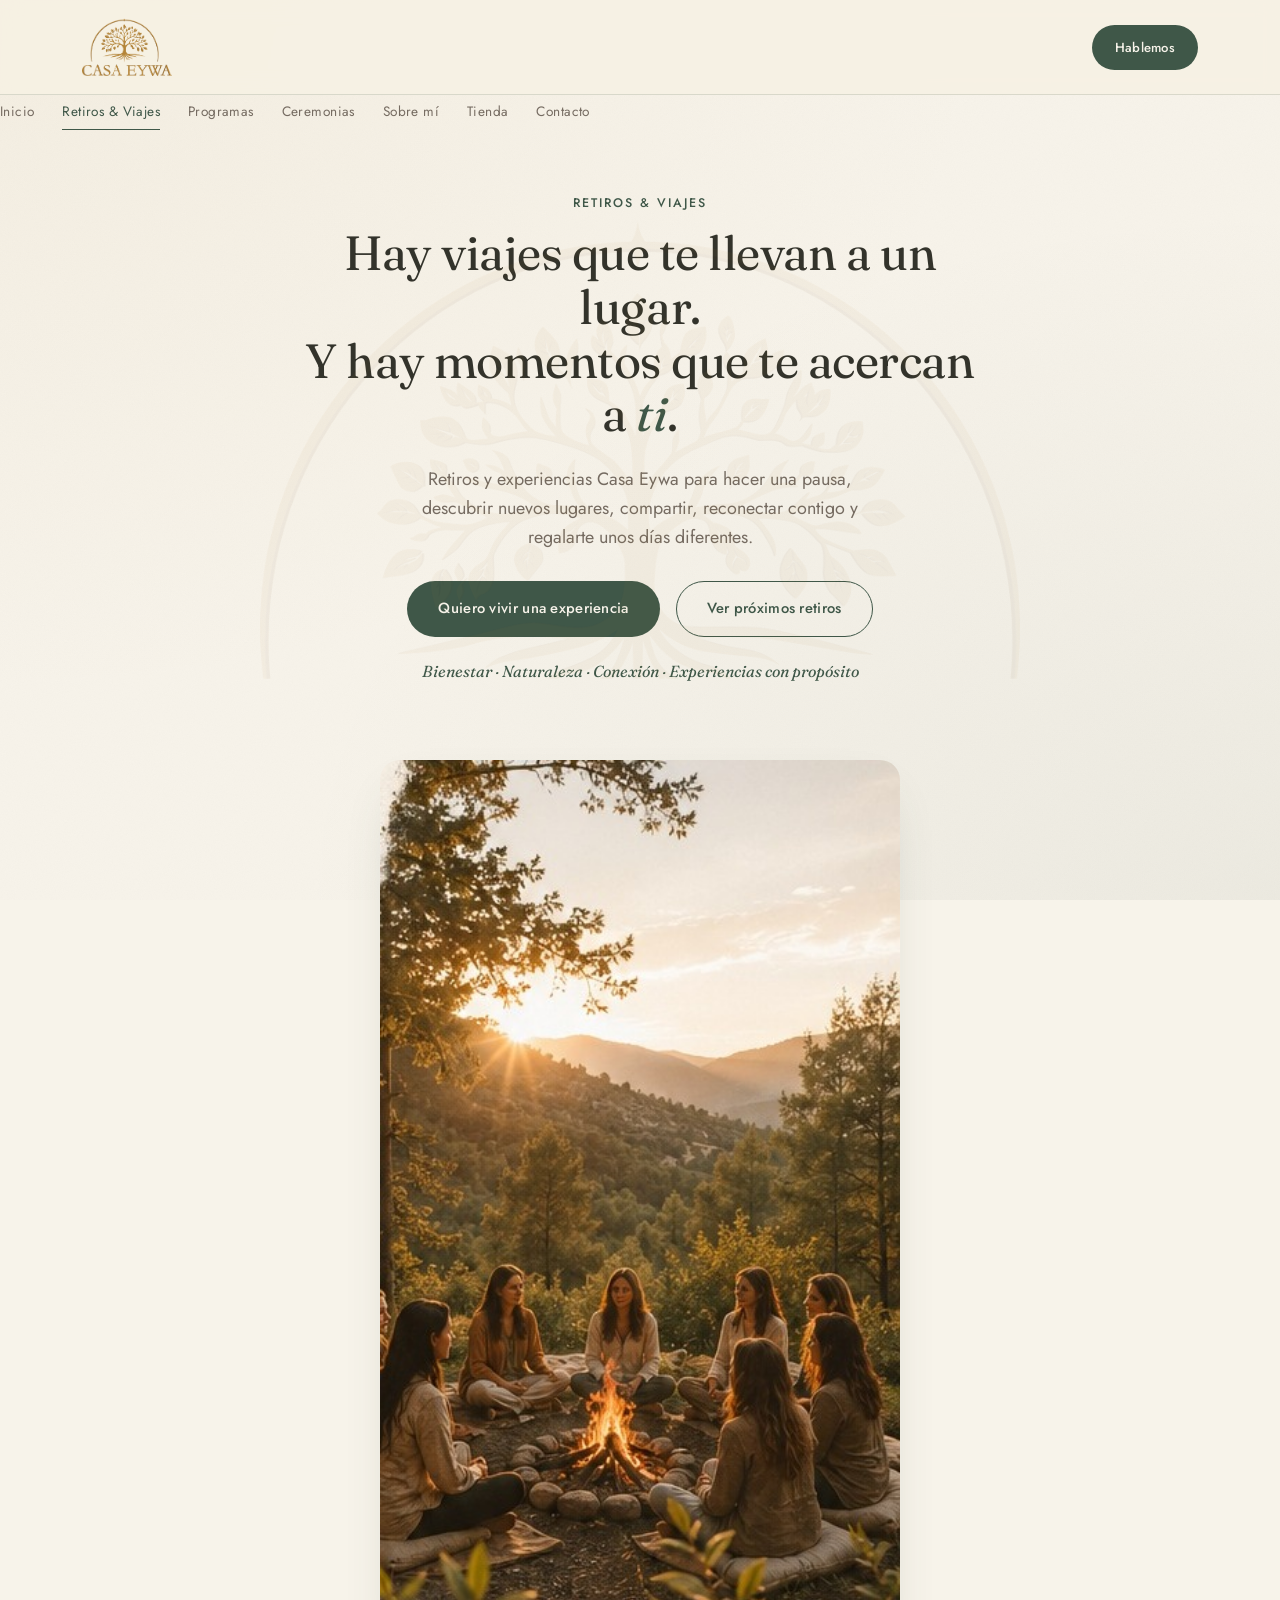
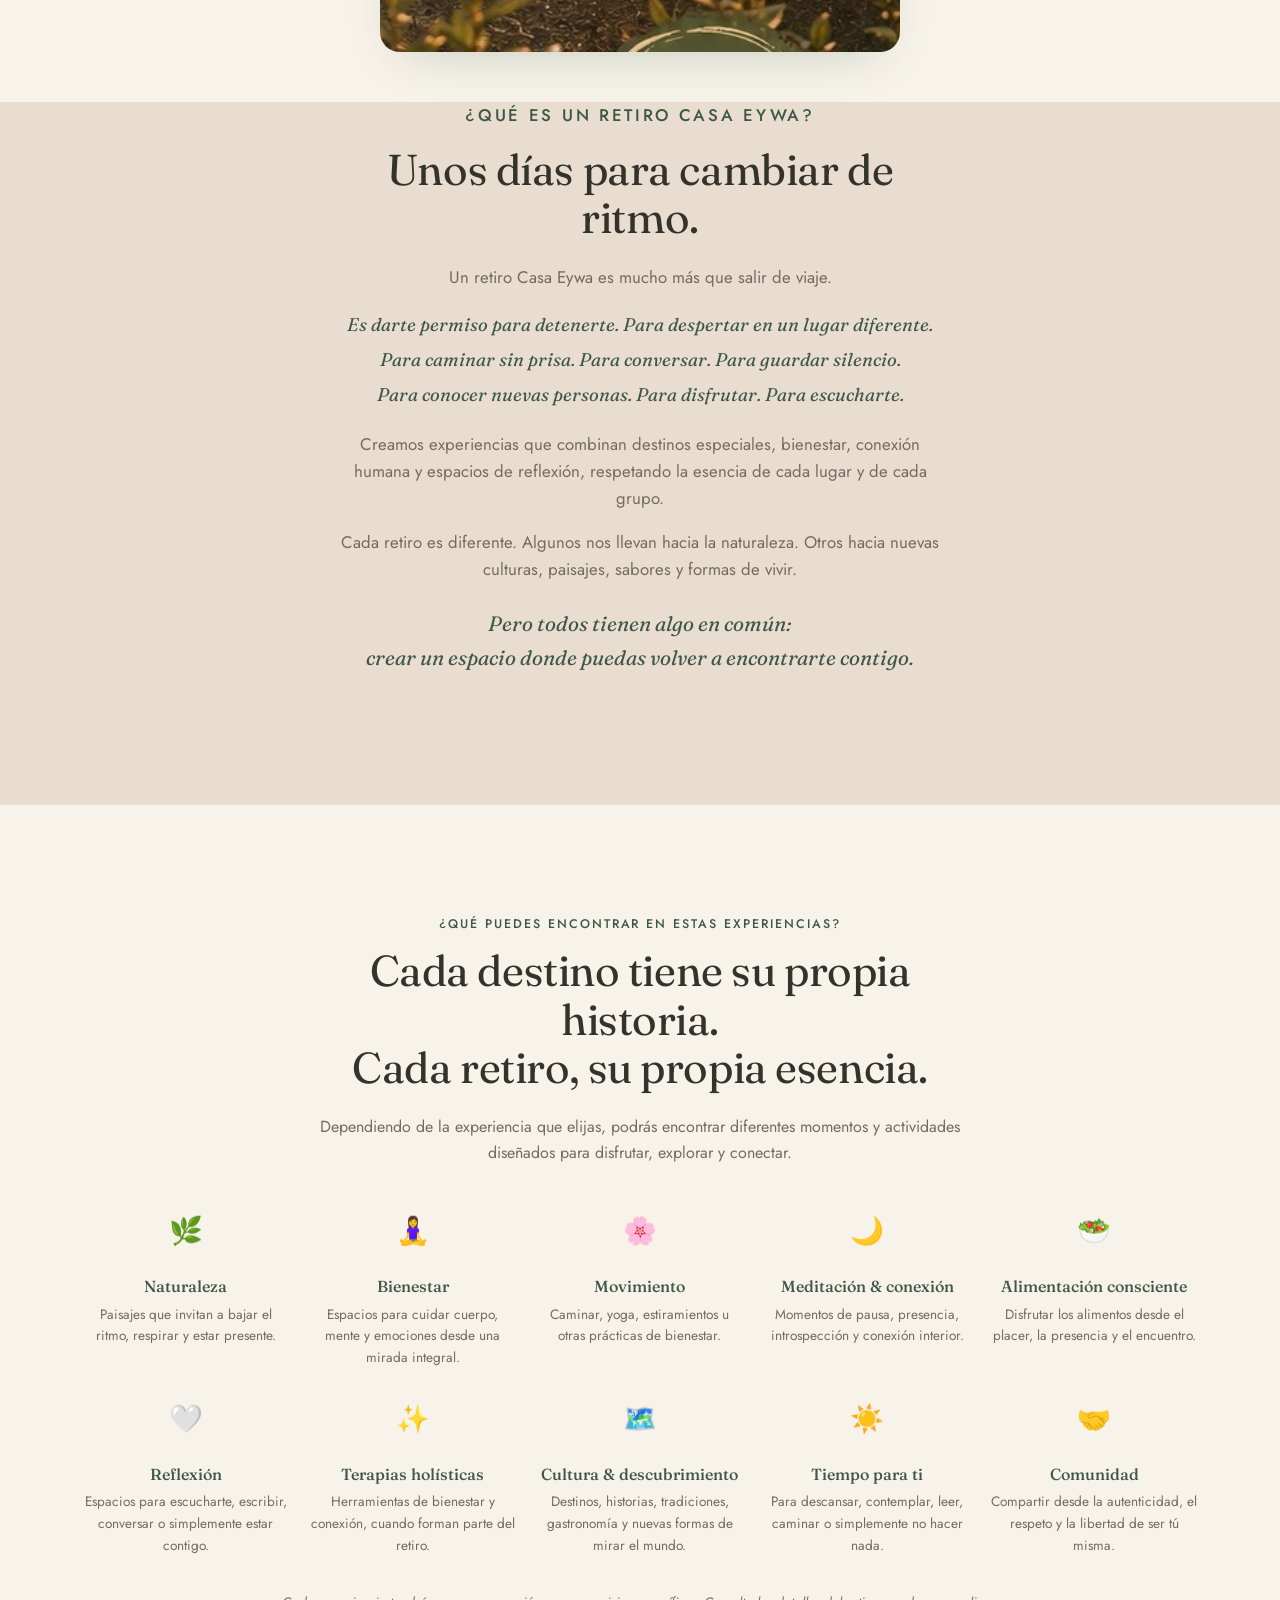
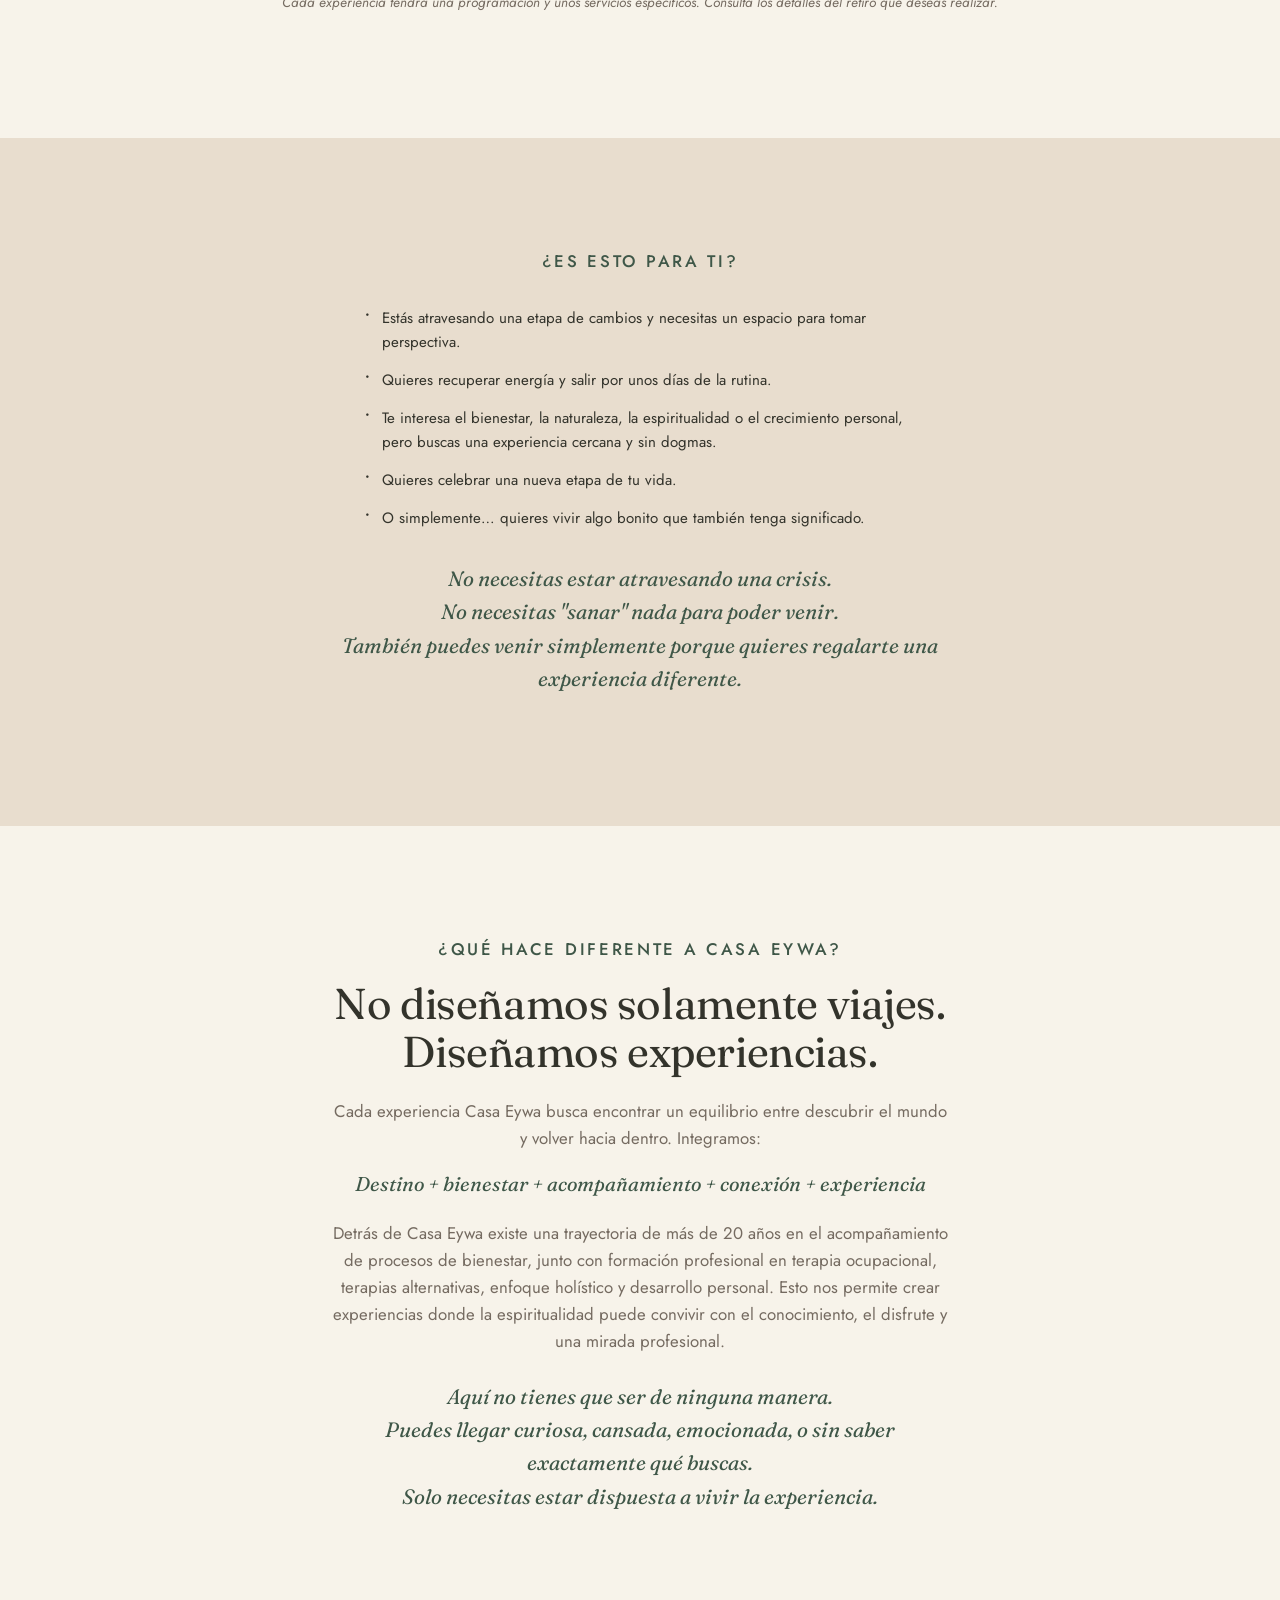
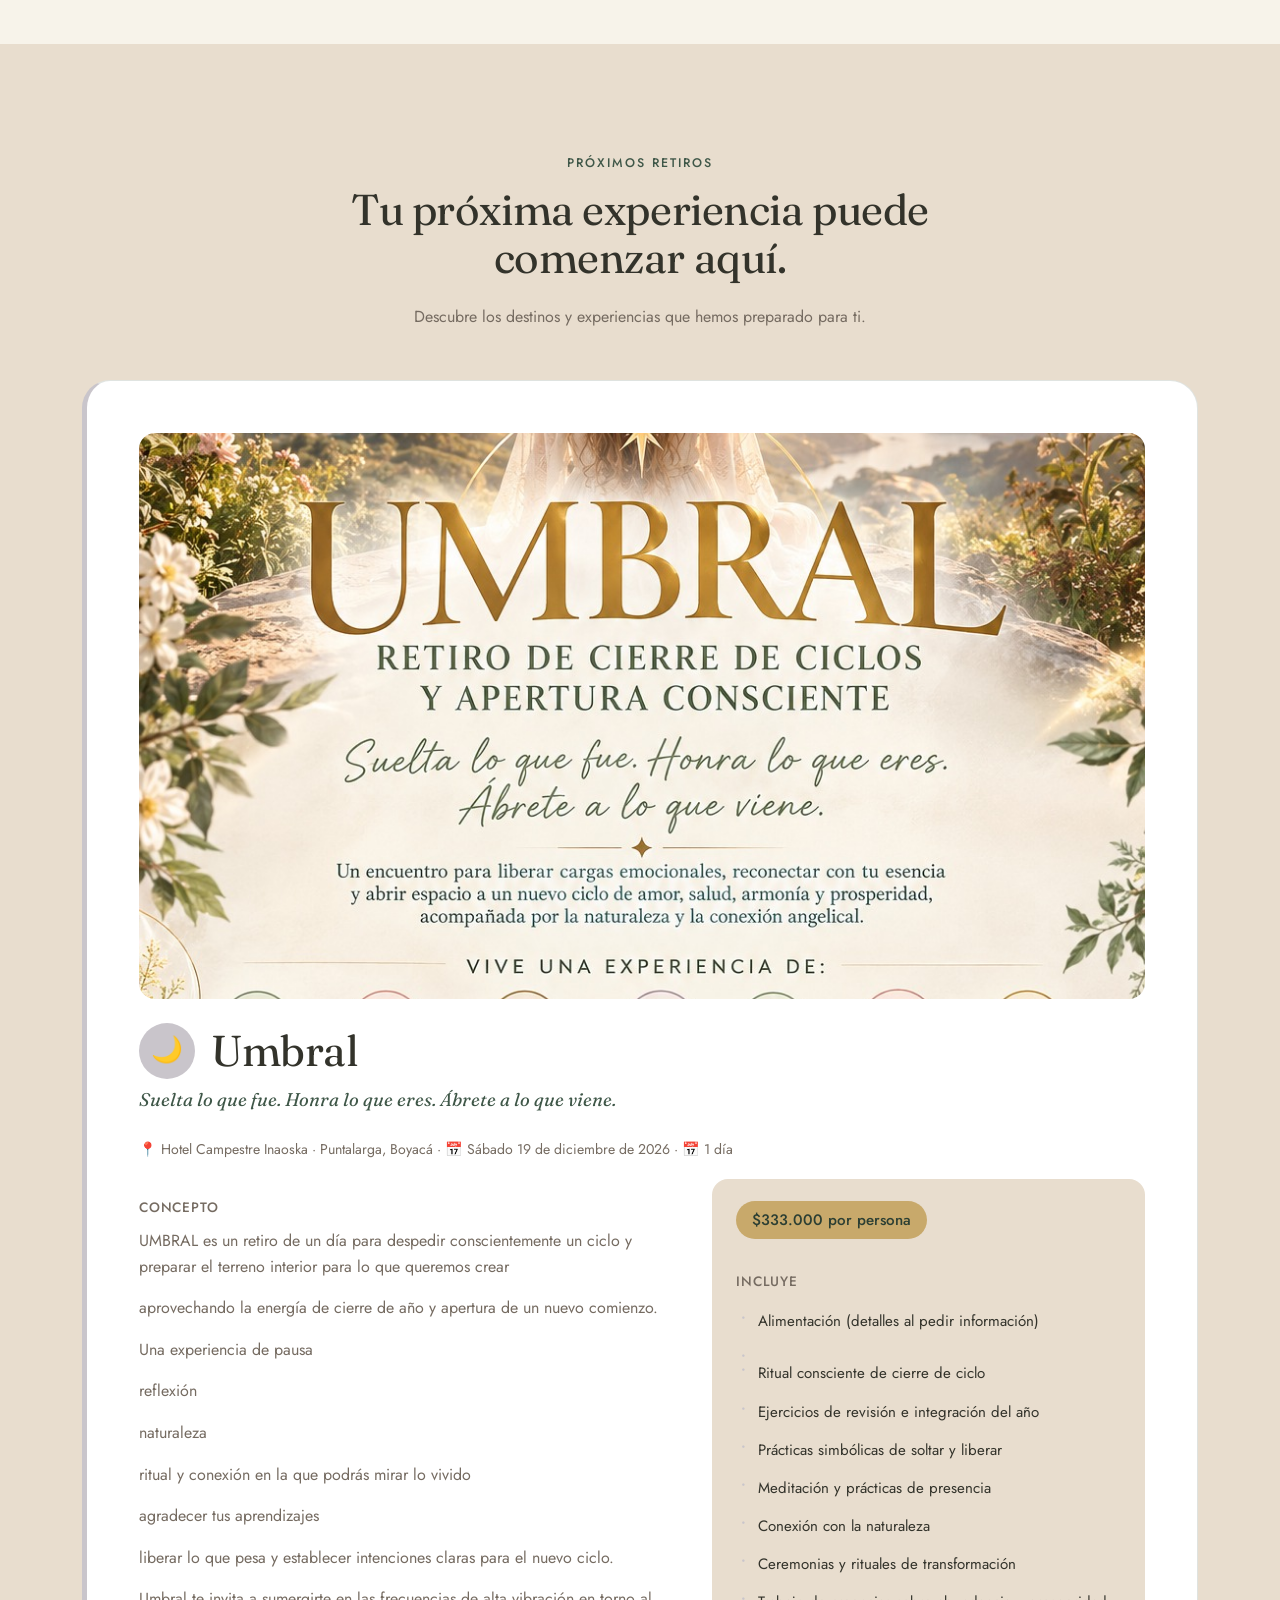
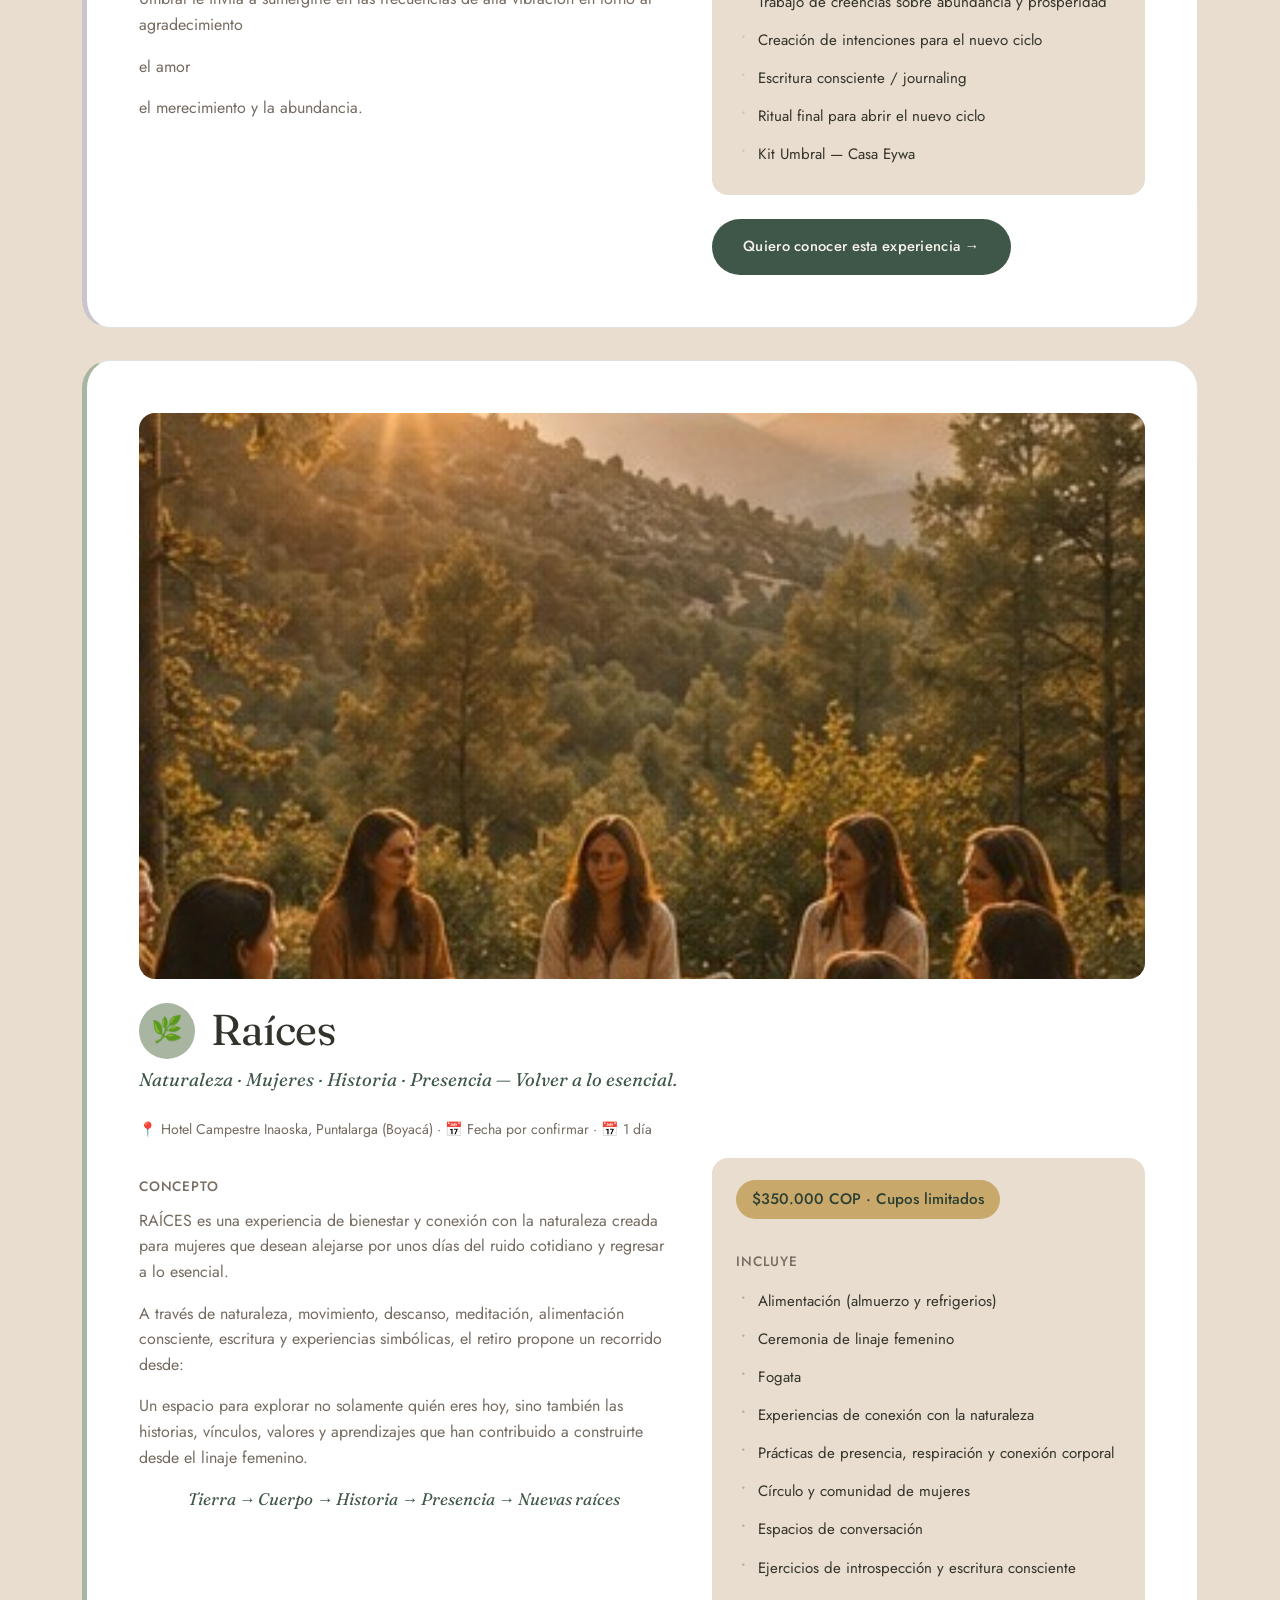
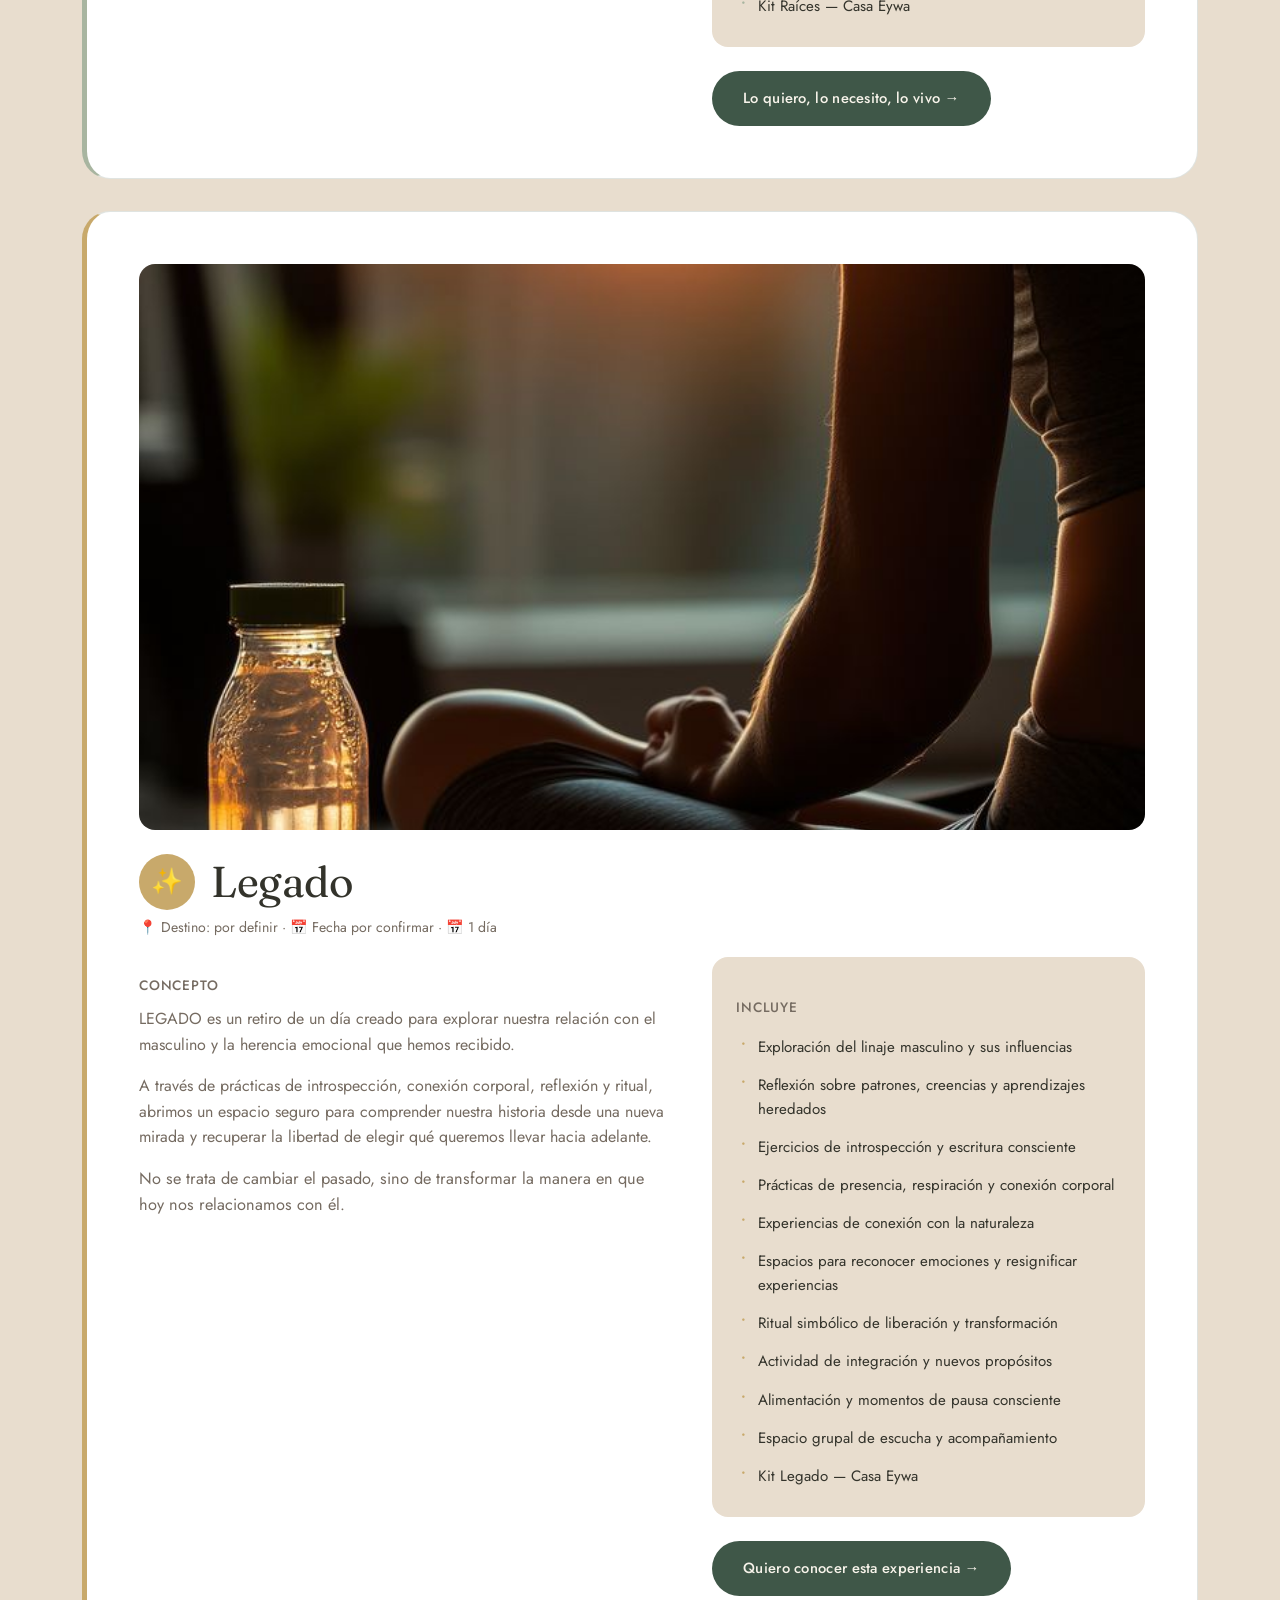
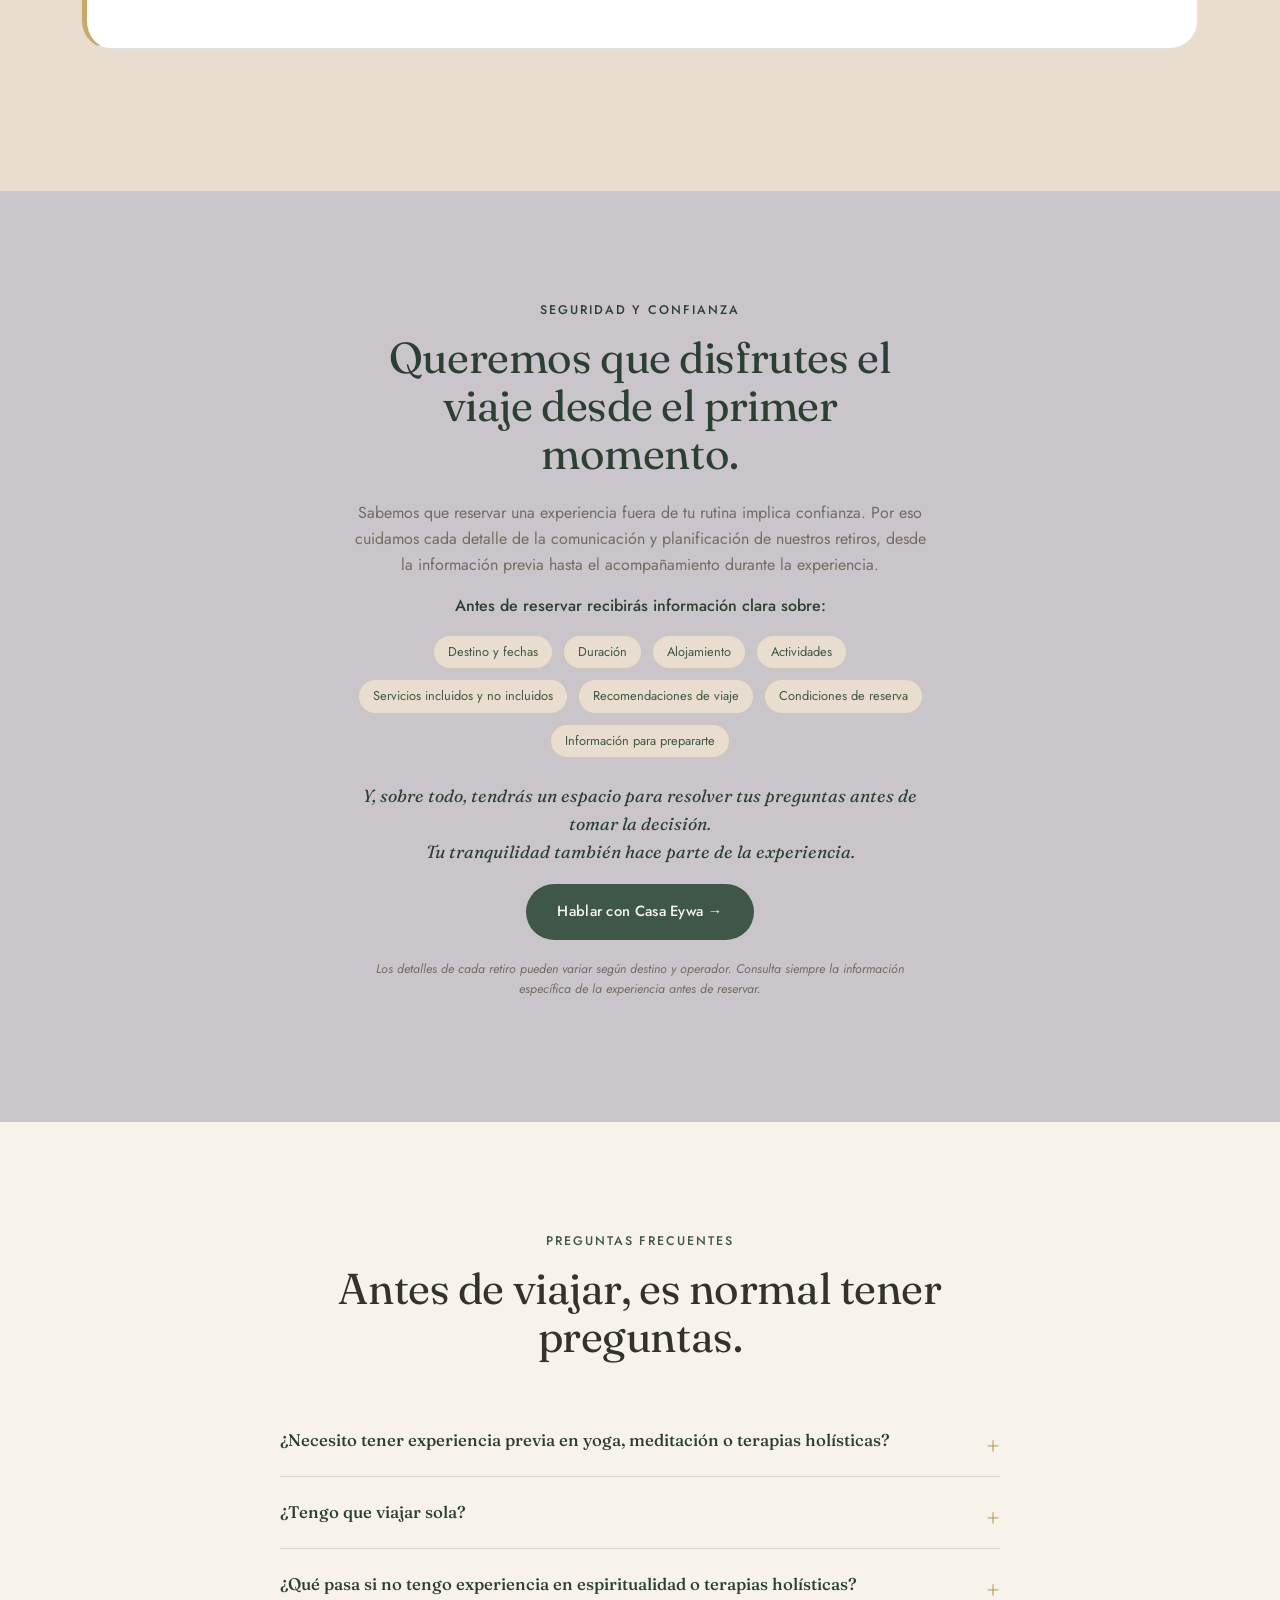
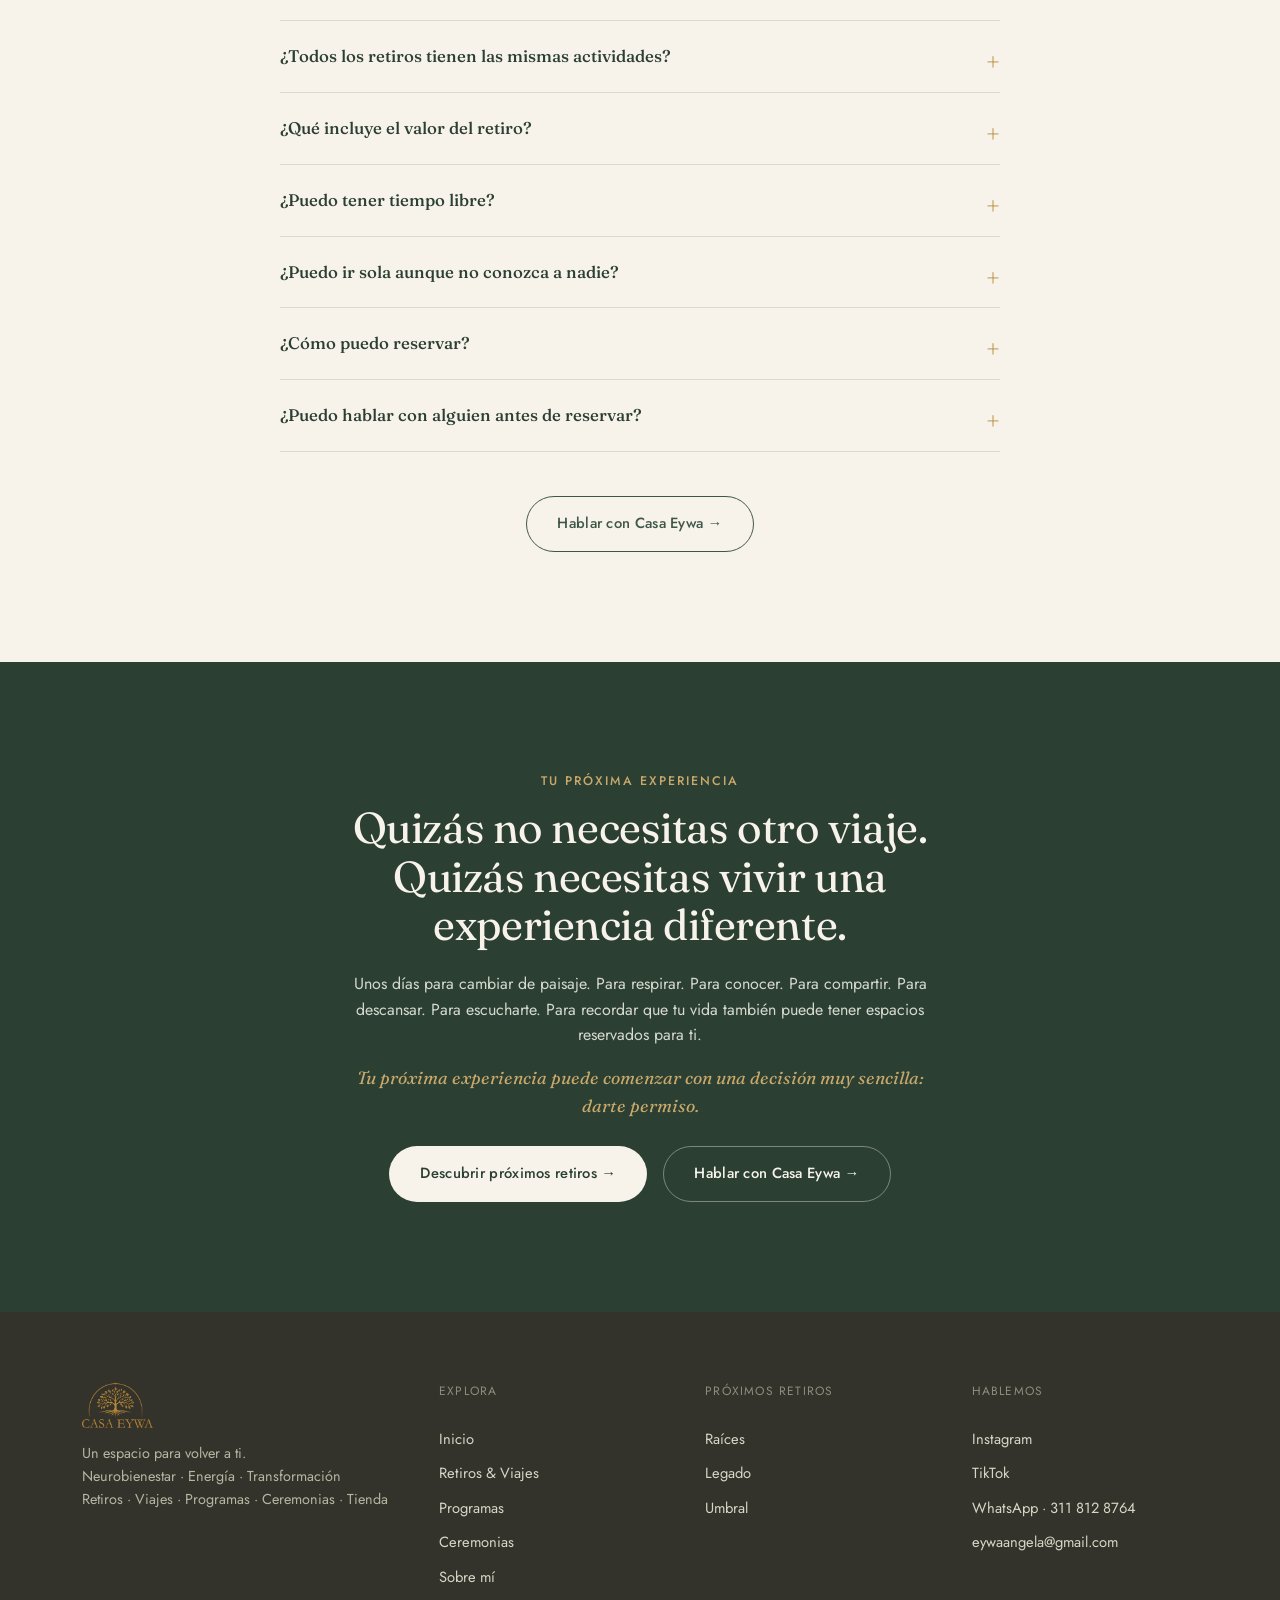
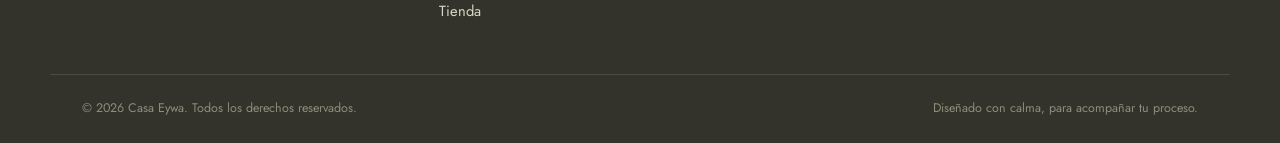
<file: retiros-viajes.html>
<!DOCTYPE html>
<html lang="es">
<head>
<meta charset="UTF-8">
<meta name="viewport" content="width=device-width, initial-scale=1.0">
<title>Retiros & Viajes — Casa Eywa</title>
<meta name="description" content="Retiros y experiencias Casa Eywa para hacer una pausa, descubrir nuevos lugares, compartir, reconectar contigo y regalarte unos días diferentes.">
<link rel="preconnect" href="https://fonts.googleapis.com">
<link rel="preconnect" href="https://fonts.gstatic.com" crossorigin>
<link href="https://fonts.googleapis.com/css2?family=Fraunces:ital,opsz,wght@0,9..144,300;0,9..144,400;0,9..144,500;0,9..144,600;1,9..144,400;1,9..144,500&family=Tangerine:wght@400;700&family=Jost:wght@300;400;500;600&display=swap" rel="stylesheet">
<link rel="stylesheet" href="css/style.css">
</head>
<body>
<img src="img/logo-icon.png" alt="" class="watermark-tree" aria-hidden="true">

<!-- ======================= HEADER ======================= -->
<header class="site-header" id="siteHeader">
  <div class="wrap header-inner">
    <a href="index.html" class="logo">
      <img src="img/logo-full.png" alt="Casa Eywa" class="logo-full-img logo-full-header">
    </a>

    <div class="header-actions">
      <a href="contacto.html" class="btn btn-primary btn-sm">Hablemos</a>
      <button class="nav-toggle" id="navToggle" aria-label="Abrir menú" aria-expanded="false">
        <span></span><span></span><span></span>
      </button>
    </div>
  </div>
</header>
<nav class="main-nav" id="mainNav">
      <a href="index.html">Inicio</a>
      <a href="retiros-viajes.html" class="active">Retiros &amp; Viajes</a>
      <a href="programas.html">Programas</a>
      <a href="ceremonias.html">Ceremonias</a>
      <a href="sobre-mi.html">Sobre mí</a>
      <a href="tienda.html">Tienda</a>
      <a href="contacto.html">Contacto</a>
    </nav>

<!-- ======================= HERO ======================= -->
<section class="page-hero">
  <div class="wrap">
    <p class="eyebrow">Retiros &amp; Viajes</p>
    <h1>Hay viajes que te llevan a un lugar.<br>Y hay momentos que te acercan a <em>ti</em>.</h1>
    <p class="hero-lead">Retiros y experiencias Casa Eywa para hacer una pausa, descubrir nuevos lugares, compartir, reconectar contigo y regalarte unos días diferentes.</p>
    <div class="hero-actions">
      <a href="https://wa.me/573118128764?text=Hola%2C%20quiero%20vivir%20una%20experiencia%20Casa%20Eywa" target="_blank" rel="noopener" class="btn btn-primary">Quiero vivir una experiencia</a>
      <a href="#proximos-retiros" class="btn btn-outline">Ver próximos retiros</a>
    </div>
    <p class="page-hero-note">Bienestar · Naturaleza · Conexión · Experiencias con propósito</p>
  </div>
</section>

<!-- ======================= FOTO REAL ======================= -->
<section class="section" style="padding-top:10px; padding-bottom:50px;">
  <div class="wrap" data-reveal>
    <img src="img/retiros/raices-fogata.jpg" alt="Círculo de mujeres alrededor de una fogata, retiro RAÍCES Casa Eywa" style="width:100%; max-width:520px; display:block; margin:0 auto; border-radius:20px; box-shadow:var(--shadow);">
  </div>
</section>

<!-- ======================= QUÉ ES UN RETIRO ======================= -->
<section class="section" style="padding-top:0; background:var(--cream-deep);">
  <div class="wrap editorial" data-reveal>
    <p class="eyebrow" style="text-align:center;">¿Qué es un retiro Casa Eywa?</p>
    <h2 style="text-align:center;">Unos días para cambiar de ritmo.</h2>
    <p>Un retiro Casa Eywa es mucho más que salir de viaje.</p>
    <p style="font-family:var(--font-display); font-style:italic; color:var(--olive); font-size:1.15rem; line-height:1.9;">
      Es darte permiso para detenerte. Para despertar en un lugar diferente.<br>
      Para caminar sin prisa. Para conversar. Para guardar silencio.<br>
      Para conocer nuevas personas. Para disfrutar. Para escucharte.
    </p>
    <p>Creamos experiencias que combinan destinos especiales, bienestar, conexión humana y espacios de reflexión, respetando la esencia de cada lugar y de cada grupo.</p>
    <p>Cada retiro es diferente. Algunos nos llevan hacia la naturaleza. Otros hacia nuevas culturas, paisajes, sabores y formas de vivir.</p>
    <p class="closing">Pero todos tienen algo en común:<br>crear un espacio donde puedas volver a encontrarte contigo.</p>
  </div>
</section>

<!-- ======================= QUÉ PUEDES ENCONTRAR ======================= -->
<section class="section">
  <div class="wrap">
    <div class="section-head" data-reveal style="text-align:center; margin:0 auto;">
      <p class="eyebrow">¿Qué puedes encontrar en estas experiencias?</p>
      <h2>Cada destino tiene su propia historia.<br>Cada retiro, su propia esencia.</h2>
      <p>Dependiendo de la experiencia que elijas, podrás encontrar diferentes momentos y actividades diseñados para disfrutar, explorar y conectar.</p>
    </div>

    <div class="feature-grid" data-reveal>
      <div class="feature-item"><span class="feature-ico">🌿</span><h4>Naturaleza</h4><p>Paisajes que invitan a bajar el ritmo, respirar y estar presente.</p></div>
      <div class="feature-item"><span class="feature-ico">🧘‍♀️</span><h4>Bienestar</h4><p>Espacios para cuidar cuerpo, mente y emociones desde una mirada integral.</p></div>
      <div class="feature-item"><span class="feature-ico">🌸</span><h4>Movimiento</h4><p>Caminar, yoga, estiramientos u otras prácticas de bienestar.</p></div>
      <div class="feature-item"><span class="feature-ico">🌙</span><h4>Meditación &amp; conexión</h4><p>Momentos de pausa, presencia, introspección y conexión interior.</p></div>
      <div class="feature-item"><span class="feature-ico">🥗</span><h4>Alimentación consciente</h4><p>Disfrutar los alimentos desde el placer, la presencia y el encuentro.</p></div>
      <div class="feature-item"><span class="feature-ico">🤍</span><h4>Reflexión</h4><p>Espacios para escucharte, escribir, conversar o simplemente estar contigo.</p></div>
      <div class="feature-item"><span class="feature-ico">✨</span><h4>Terapias holísticas</h4><p>Herramientas de bienestar y conexión, cuando forman parte del retiro.</p></div>
      <div class="feature-item"><span class="feature-ico">🗺️</span><h4>Cultura &amp; descubrimiento</h4><p>Destinos, historias, tradiciones, gastronomía y nuevas formas de mirar el mundo.</p></div>
      <div class="feature-item"><span class="feature-ico">☀️</span><h4>Tiempo para ti</h4><p>Para descansar, contemplar, leer, caminar o simplemente no hacer nada.</p></div>
      <div class="feature-item"><span class="feature-ico">🤝</span><h4>Comunidad</h4><p>Compartir desde la autenticidad, el respeto y la libertad de ser tú misma.</p></div>
    </div>
    <p style="text-align:center; font-size:.85rem; color:var(--taupe); font-style:italic; margin-top:36px;">Cada experiencia tendrá una programación y unos servicios específicos. Consulta los detalles del retiro que deseas realizar.</p>
  </div>
</section>

<!-- ======================= PARA QUIÉN ======================= -->
<section class="section" style="background:var(--cream-deep);">
  <div class="wrap editorial" data-reveal>
    <p class="eyebrow" style="text-align:center;">¿Es esto para ti?</p>
    <ul class="pd-list" style="max-width:560px; margin:24px auto; text-align:left;">
      <li>Estás atravesando una etapa de cambios y necesitas un espacio para tomar perspectiva.</li>
      <li>Quieres recuperar energía y salir por unos días de la rutina.</li>
      <li>Te interesa el bienestar, la naturaleza, la espiritualidad o el crecimiento personal, pero buscas una experiencia cercana y sin dogmas.</li>
      <li>Quieres celebrar una nueva etapa de tu vida.</li>
      <li>O simplemente… quieres vivir algo bonito que también tenga significado.</li>
    </ul>
    <p class="closing">No necesitas estar atravesando una crisis.<br>No necesitas "sanar" nada para poder venir.<br>También puedes venir simplemente porque quieres regalarte una experiencia diferente.</p>
  </div>
</section>

<!-- ======================= QUÉ NOS HACE DIFERENTES ======================= -->
<section class="section">
  <div class="wrap editorial" data-reveal>
    <p class="eyebrow" style="text-align:center;">¿Qué hace diferente a Casa Eywa?</p>
    <h2 style="text-align:center;">No diseñamos solamente viajes.<br>Diseñamos experiencias.</h2>
    <p>Cada experiencia Casa Eywa busca encontrar un equilibrio entre descubrir el mundo y volver hacia dentro. Integramos:</p>
    <p style="font-family:var(--font-display); font-style:italic; color:var(--olive); font-size:1.25rem;">Destino + bienestar + acompañamiento + conexión + experiencia</p>
    <p>Detrás de Casa Eywa existe una trayectoria de más de 20 años en el acompañamiento de procesos de bienestar, junto con formación profesional en terapia ocupacional, terapias alternativas, enfoque holístico y desarrollo personal. Esto nos permite crear experiencias donde la espiritualidad puede convivir con el conocimiento, el disfrute y una mirada profesional.</p>
    <p class="closing">Aquí no tienes que ser de ninguna manera.<br>Puedes llegar curiosa, cansada, emocionada, o sin saber exactamente qué buscas.<br>Solo necesitas estar dispuesta a vivir la experiencia.</p>
  </div>
</section>

<!-- ======================= PRÓXIMOS RETIROS ======================= -->
<section class="section" id="proximos-retiros" style="background:var(--cream-deep);">
  <div class="wrap">
    <div class="section-head" data-reveal style="text-align:center; margin:0 auto 50px;">
      <p class="eyebrow">Próximos retiros</p>
      <h2>Tu próxima experiencia puede comenzar aquí.</h2>
      <p>Descubre los destinos y experiencias que hemos preparado para ti.</p>
    </div>

    <div id="retiros-list">
      <!-- Las fichas de Raíces, Legado y Umbral se cargan automáticamente
           desde content/retiros.json (editable desde /admin) -->
    </div>

  </div>
</section>

<!-- ======================= SEGURIDAD Y CONFIANZA ======================= -->
<section class="section orientation">
  <div class="wrap" data-reveal>
    <p class="eyebrow" style="color:var(--olive-deep);">Seguridad y confianza</p>
    <h2>Queremos que disfrutes el viaje desde el primer momento.</h2>
    <p>Sabemos que reservar una experiencia fuera de tu rutina implica confianza. Por eso cuidamos cada detalle de la comunicación y planificación de nuestros retiros, desde la información previa hasta el acompañamiento durante la experiencia.</p>
    <p style="font-weight:500; color:var(--olive-deep);">Antes de reservar recibirás información clara sobre:</p>
    <div style="display:flex; flex-wrap:wrap; justify-content:center; gap:10px; margin:16px 0 24px;">
      <span class="tag-chip">Destino y fechas</span>
      <span class="tag-chip">Duración</span>
      <span class="tag-chip">Alojamiento</span>
      <span class="tag-chip">Actividades</span>
      <span class="tag-chip">Servicios incluidos y no incluidos</span>
      <span class="tag-chip">Recomendaciones de viaje</span>
      <span class="tag-chip">Condiciones de reserva</span>
      <span class="tag-chip">Información para prepararte</span>
    </div>
    <p style="font-family:var(--font-display); font-style:italic; color:var(--olive-deep); font-size:1.1rem;">Y, sobre todo, tendrás un espacio para resolver tus preguntas antes de tomar la decisión.<br>Tu tranquilidad también hace parte de la experiencia.</p>
    <a href="contacto.html" class="btn btn-primary">Hablar con Casa Eywa →</a>
    <p style="font-size:.78rem; color:var(--taupe); font-style:italic; margin-top:20px;">Los detalles de cada retiro pueden variar según destino y operador. Consulta siempre la información específica de la experiencia antes de reservar.</p>
  </div>
</section>

<!-- ======================= PREGUNTAS FRECUENTES ======================= -->
<section class="section">
  <div class="wrap">
    <div class="section-head" data-reveal style="text-align:center; margin:0 auto;">
      <p class="eyebrow">Preguntas frecuentes</p>
      <h2>Antes de viajar, es normal tener preguntas.</h2>
    </div>

    <div class="faq-list" data-reveal>
      <details class="faq-item">
        <summary>¿Necesito tener experiencia previa en yoga, meditación o terapias holísticas?</summary>
        <p>No. Cada experiencia está diseñada para que puedas participar desde tu propio nivel. Las actividades y requisitos específicos se informarán en cada retiro.</p>
      </details>
      <details class="faq-item">
        <summary>¿Tengo que viajar sola?</summary>
        <p>No necesariamente. Puedes venir sola, con una amiga, pareja o acompañante, dependiendo de las características del retiro.</p>
      </details>
      <details class="faq-item">
        <summary>¿Qué pasa si no tengo experiencia en espiritualidad o terapias holísticas?</summary>
        <p>No es necesario tener conocimientos previos. Casa Eywa propone estas experiencias desde una mirada abierta, respetuosa y sin imponer creencias.</p>
      </details>
      <details class="faq-item">
        <summary>¿Todos los retiros tienen las mismas actividades?</summary>
        <p>No. Cada experiencia tiene su propio concepto, destino y programación. Consulta la información específica del retiro que te interesa.</p>
      </details>
      <details class="faq-item">
        <summary>¿Qué incluye el valor del retiro?</summary>
        <p>Cada experiencia tendrá una descripción detallada de los servicios incluidos y no incluidos antes de realizar la reserva.</p>
      </details>
      <details class="faq-item">
        <summary>¿Puedo tener tiempo libre?</summary>
        <p>Sí. Cuando la programación lo permita, buscamos que las experiencias también contemplen espacios para descansar, explorar y disfrutar de tiempo personal.</p>
      </details>
      <details class="faq-item">
        <summary>¿Puedo ir sola aunque no conozca a nadie?</summary>
        <p>Sí. Muchas experiencias pueden ser una bonita oportunidad para conocer nuevas personas. Las condiciones específicas dependerán de cada retiro.</p>
      </details>
      <details class="faq-item">
        <summary>¿Cómo puedo reservar?</summary>
        <p>Una vez que elijas la experiencia, podrás solicitar la información de disponibilidad, inversión, condiciones y proceso de reserva.</p>
      </details>
      <details class="faq-item">
        <summary>¿Puedo hablar con alguien antes de reservar?</summary>
        <p>Por supuesto. Queremos que tomes tu decisión con tranquilidad y toda la información necesaria.</p>
      </details>
    </div>
    <div class="retreats-cta" data-reveal>
      <a href="contacto.html" class="btn btn-outline">Hablar con Casa Eywa →</a>
    </div>
  </div>
</section>

<!-- ======================= CTA FINAL ======================= -->
<section class="section final-cta">
  <div class="wrap" data-reveal>
    <p class="eyebrow" style="color:var(--gold);">Tu próxima experiencia</p>
    <h2>Quizás no necesitas otro viaje.<br>Quizás necesitas vivir una experiencia diferente.</h2>
    <p>Unos días para cambiar de paisaje. Para respirar. Para conocer. Para compartir. Para descansar. Para escucharte. Para recordar que tu vida también puede tener espacios reservados para ti.</p>
    <p style="font-family:var(--font-display); font-style:italic; color:var(--gold); font-size:1.1rem;">Tu próxima experiencia puede comenzar con una decisión muy sencilla: darte permiso.</p>
    <div class="hero-actions">
      <a href="#proximos-retiros" class="btn btn-light">Descubrir próximos retiros →</a>
      <a href="https://wa.me/573118128764" target="_blank" rel="noopener" class="btn btn-ghost" style="border-color:rgba(247,243,234,.4); color:var(--cream);">Hablar con Casa Eywa →</a>
    </div>
  </div>
</section>

<!-- ======================= FOOTER ======================= -->
<footer class="site-footer">
  <div class="wrap footer-grid">
    <div class="footer-brand">
      <a href="index.html" class="logo">
        <img src="img/logo-full.png" alt="Casa Eywa" class="logo-full-img logo-full-footer">
      </a>
      <p>Un espacio para volver a ti.<br>Neurobienestar · Energía · Transformación<br>Retiros · Viajes · Programas · Ceremonias · Tienda</p>
    </div>

    <div class="footer-col">
      <p class="footer-heading">Explora</p>
      <a href="index.html">Inicio</a>
      <a href="retiros-viajes.html">Retiros &amp; Viajes</a>
      <a href="programas.html">Programas</a>
      <a href="ceremonias.html">Ceremonias</a>
      <a href="sobre-mi.html">Sobre mí</a>
      <a href="tienda.html">Tienda</a>
    </div>

    <div class="footer-col">
      <p class="footer-heading">Próximos retiros</p>
      <a href="retiros-viajes.html#raices">Raíces</a>
      <a href="retiros-viajes.html#legado">Legado</a>
      <a href="retiros-viajes.html#umbral">Umbral</a>
    </div>

    <div class="footer-col">
      <p class="footer-heading">Hablemos</p>
      <a href="https://instagram.com/casaeywa" target="_blank" rel="noopener">Instagram</a>
      <a href="https://tiktok.com/@casaeywa" target="_blank" rel="noopener">TikTok</a>
      <a href="https://wa.me/573118128764" target="_blank" rel="noopener">WhatsApp · 311 812 8764</a>
      <a href="mailto:eywaangela@gmail.com">eywaangela@gmail.com</a>
    </div>
  </div>
  <div class="wrap footer-bottom">
    <span>© 2026 Casa Eywa. Todos los derechos reservados.</span>
    <span>Diseñado con calma, para acompañar tu proceso.</span>
  </div>
</footer>

<script src="js/main.js"></script>
<script src="js/render-content.js"></script>
</body>
</html>
</file>
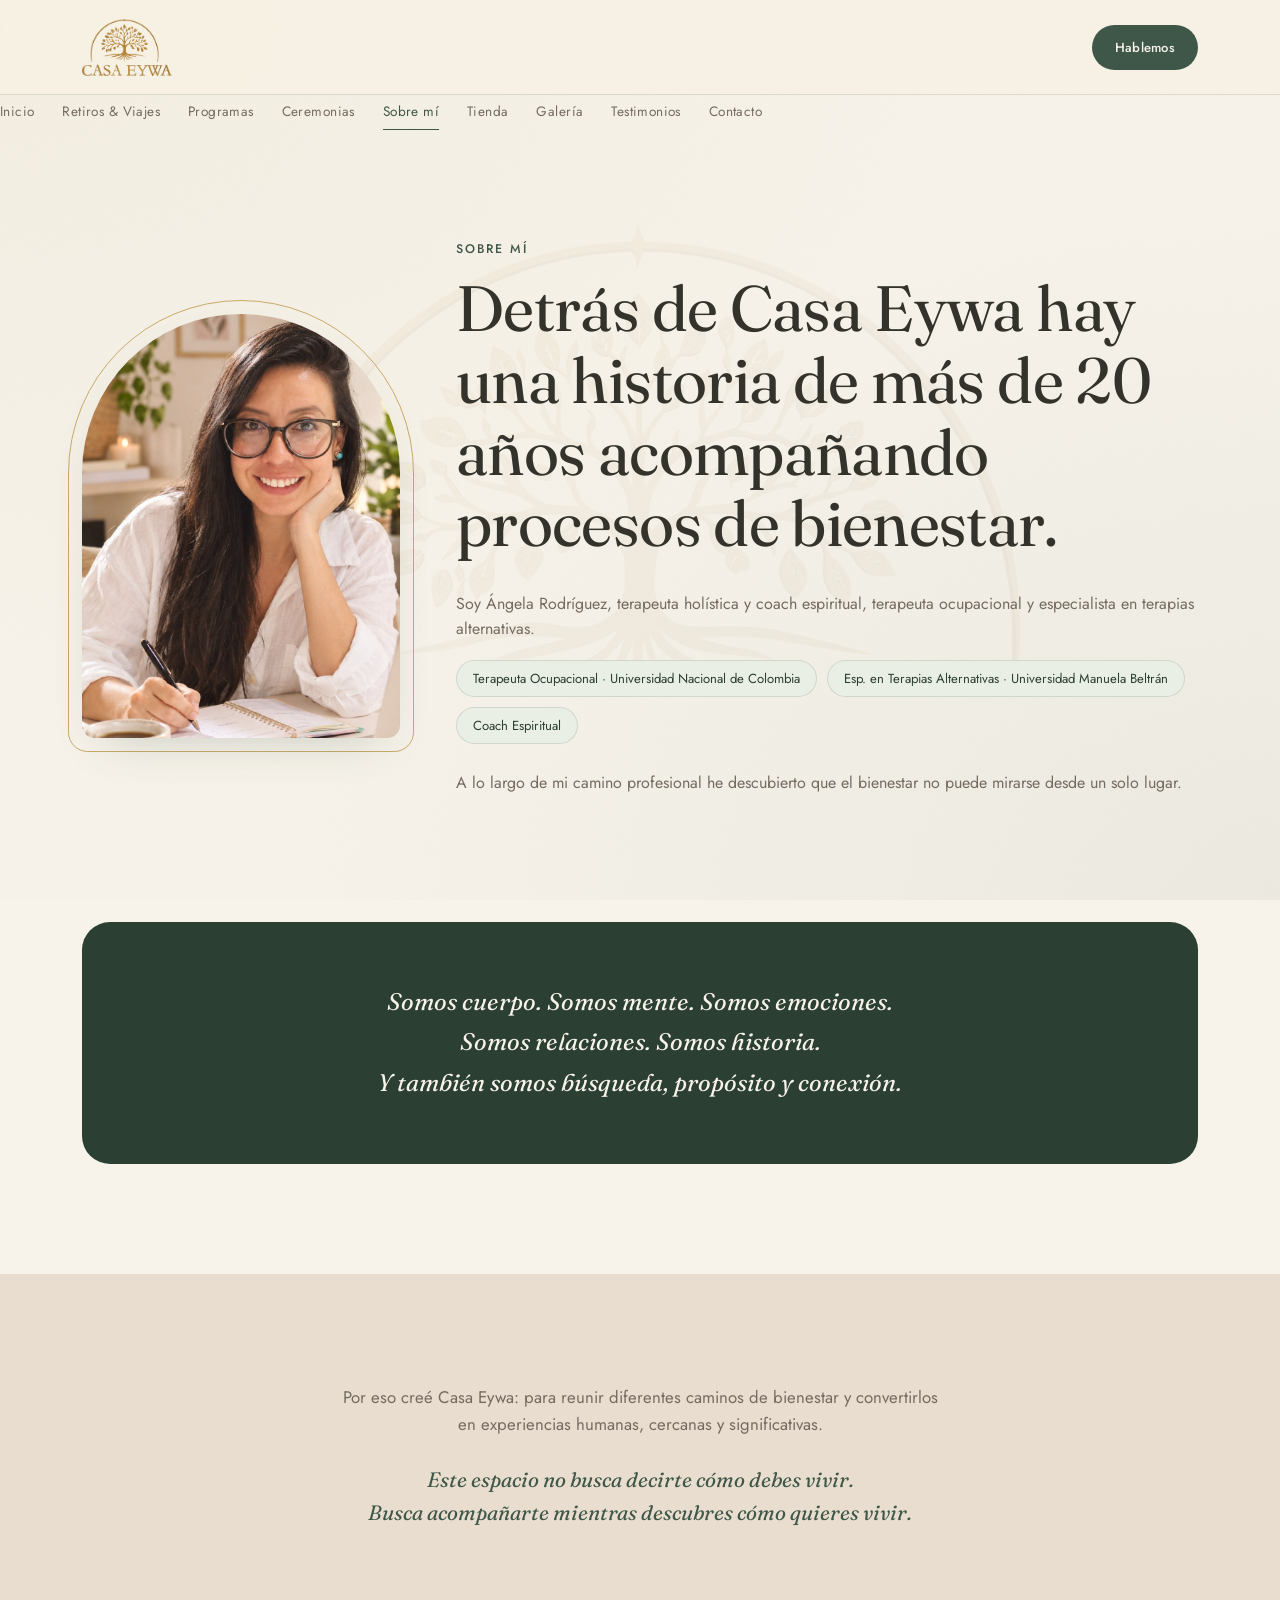
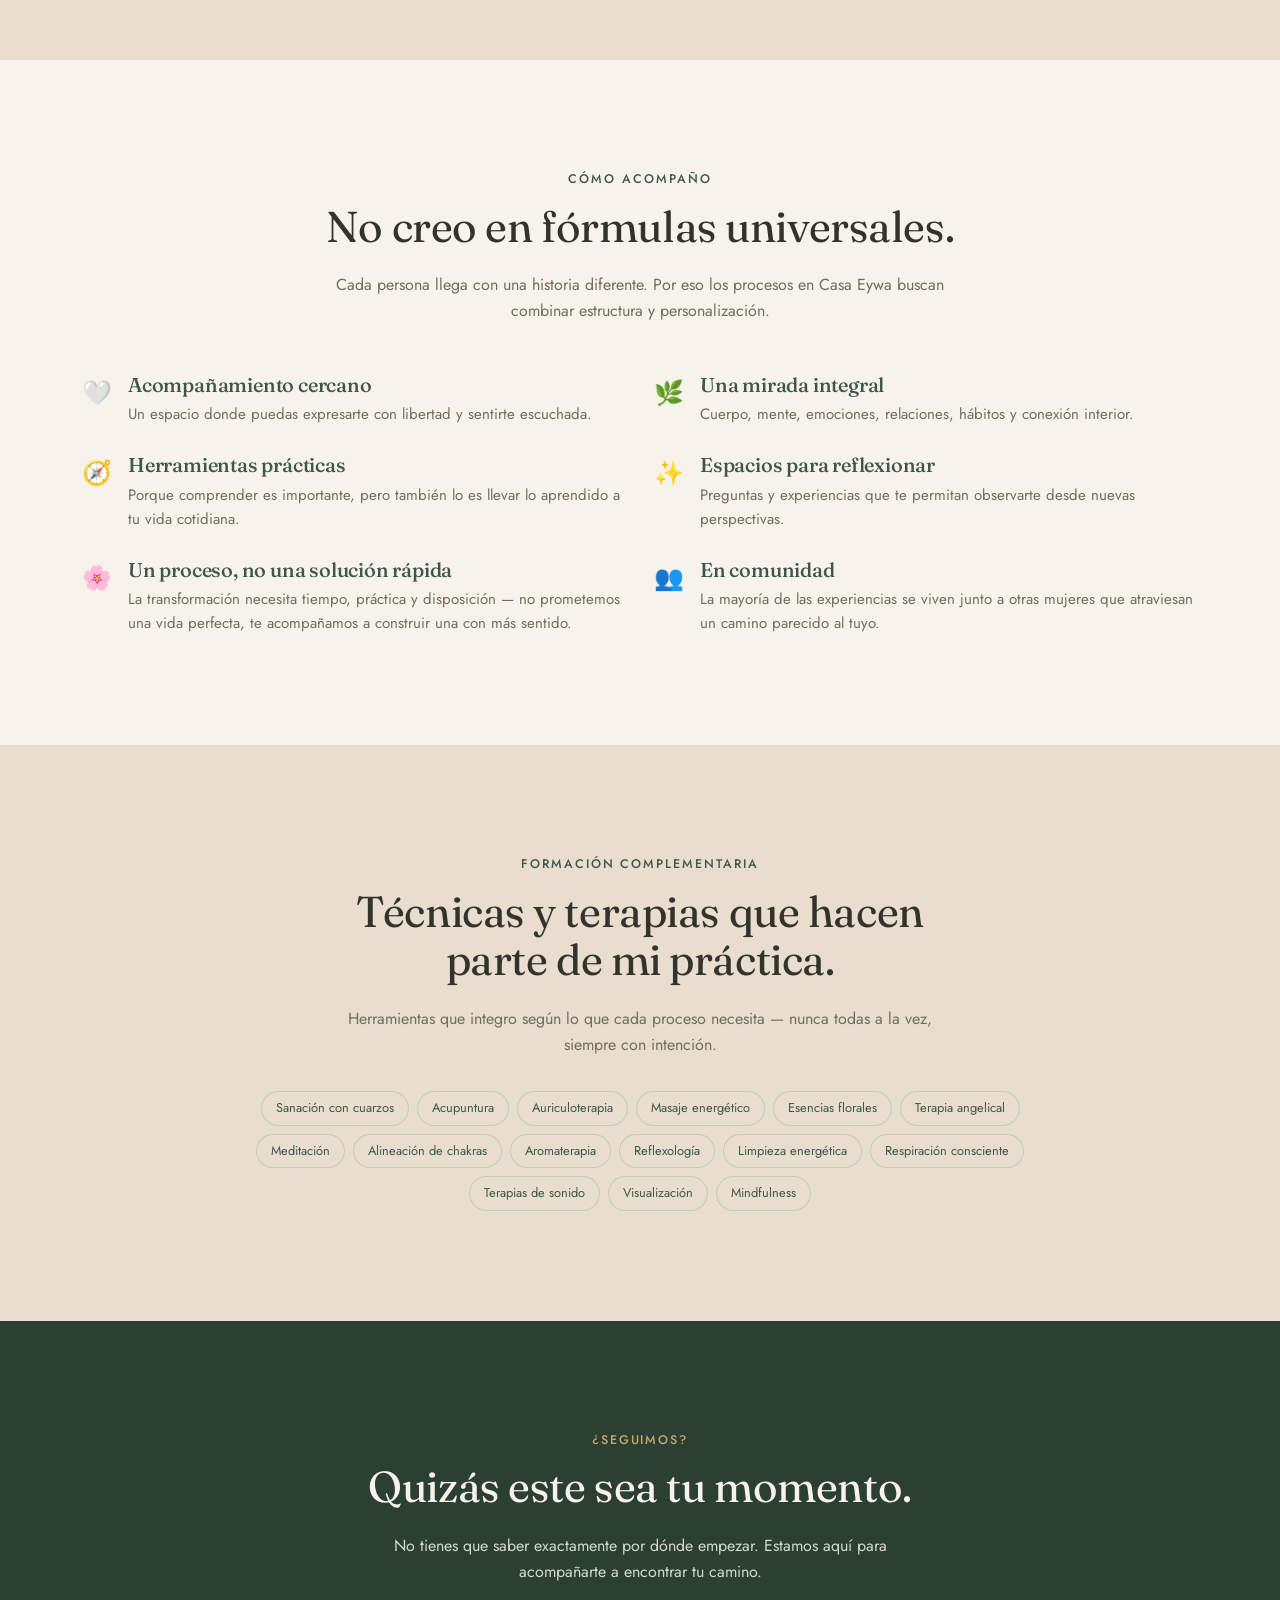
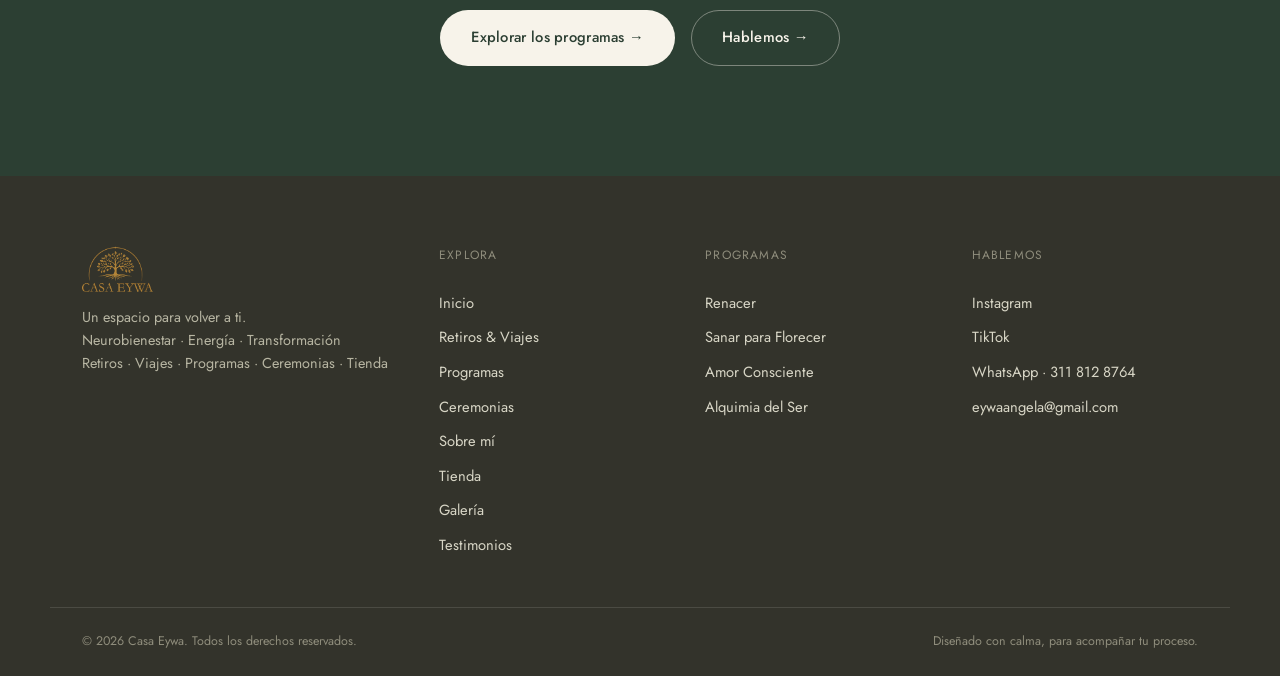
<file: sobre-mi.html>
<!DOCTYPE html>
<html lang="es">
<head>
<meta charset="UTF-8">
<meta name="viewport" content="width=device-width, initial-scale=1.0">
<title>Sobre mí — Casa Eywa</title>
<meta name="description" content="Detrás de Casa Eywa hay una historia de más de 20 años acompañando procesos de bienestar. Conoce a Ángela Rodríguez.">
<link rel="preconnect" href="https://fonts.googleapis.com">
<link rel="preconnect" href="https://fonts.gstatic.com" crossorigin>
<link href="https://fonts.googleapis.com/css2?family=Fraunces:ital,opsz,wght@0,9..144,300;0,9..144,400;0,9..144,500;0,9..144,600;1,9..144,400;1,9..144,500&family=Tangerine:wght@400;700&family=Jost:wght@300;400;500;600&display=swap" rel="stylesheet">
<link rel="icon" type="image/png" href="img/favicon.png">
<link rel="stylesheet" href="css/style.css">
</head>
<body>

<img src="img/logo-icon.png" alt="" class="watermark-tree" aria-hidden="true">
<!-- ======================= HEADER ======================= -->
<header class="site-header" id="siteHeader">
  <div class="wrap header-inner">
    <a href="index.html" class="logo">
      <img src="img/logo-full.png" alt="Casa Eywa" class="logo-full-img logo-full-header">
    </a>

    <div class="header-actions">
      <a href="contacto.html" class="btn btn-primary btn-sm">Hablemos</a>
      <button class="nav-toggle" id="navToggle" aria-label="Abrir menú" aria-expanded="false">
        <span></span><span></span><span></span>
      </button>
    </div>
  </div>
</header>
<nav class="main-nav" id="mainNav">
      <a href="index.html">Inicio</a>
      <a href="retiros-viajes.html">Retiros &amp; Viajes</a>
      <a href="programas.html">Programas</a>
      <a href="ceremonias.html">Ceremonias</a>
      <a href="sobre-mi.html" class="active">Sobre mí</a>
      <a href="tienda.html">Tienda</a>
      <a href="index.html#galeria">Galería</a>
      <a href="index.html#testimonios">Testimonios</a>
      <a href="contacto.html">Contacto</a>
    </nav>

<!-- ======================= BIO ======================= -->
<section class="section">
  <div class="wrap bio-grid">
    <div class="bio-photo" data-reveal>
      <img src="img/angela-photo-2.jpg" alt="Ángela Rodríguez, fundadora de Casa Eywa" style="object-position:center 15%;">
      <span class="bio-photo-frame" aria-hidden="true"></span>
    </div>
    <div class="bio-copy" data-reveal>
      <p class="eyebrow">Sobre mí</p>
      <h1>Detrás de Casa Eywa hay una historia de más de 20 años acompañando procesos de bienestar.</h1>
      <p>Soy Ángela Rodríguez, terapeuta holística y coach espiritual, terapeuta ocupacional y especialista en terapias alternativas.</p>
      <div class="credentials">
        <span class="credential-chip">Terapeuta Ocupacional · Universidad Nacional de Colombia</span>
        <span class="credential-chip">Esp. en Terapias Alternativas · Universidad Manuela Beltrán</span>
        <span class="credential-chip">Coach Espiritual</span>
      </div>
      <p>A lo largo de mi camino profesional he descubierto que el bienestar no puede mirarse desde un solo lugar.</p>
    </div>
  </div>
</section>

<!-- ======================= POEMA / FILOSOFÍA ======================= -->
<section class="section" style="padding-top:0;">
  <div class="wrap">
    <div class="poem-block" data-reveal>
      <p>Somos cuerpo. Somos mente. Somos emociones.<br>
      Somos relaciones. Somos historia.<br>
      Y también somos <span class="poem-highlight">búsqueda, propósito y conexión</span>.</p>
    </div>
  </div>
</section>

<!-- ======================= PROPÓSITO ======================= -->
<section class="section" style="background:var(--cream-deep);">
  <div class="wrap editorial" data-reveal>
    <p>Por eso creé Casa Eywa: para reunir diferentes caminos de bienestar y convertirlos en experiencias humanas, cercanas y significativas.</p>
    <p class="closing">Este espacio no busca decirte cómo debes vivir.<br>Busca acompañarte mientras descubres cómo quieres vivir.</p>
  </div>
</section>

<!-- ======================= CÓMO ACOMPAÑO ======================= -->
<section class="section">
  <div class="wrap">
    <div class="section-head" data-reveal style="text-align:center; margin:0 auto 50px;">
      <p class="eyebrow">Cómo acompaño</p>
      <h2>No creo en fórmulas universales.</h2>
      <p>Cada persona llega con una historia diferente. Por eso los procesos en Casa Eywa buscan combinar estructura y personalización.</p>
    </div>

    <div class="approach-grid" data-reveal>
      <div class="approach-item">
        <span class="approach-ico">🤍</span>
        <div><h3>Acompañamiento cercano</h3><p>Un espacio donde puedas expresarte con libertad y sentirte escuchada.</p></div>
      </div>
      <div class="approach-item">
        <span class="approach-ico">🌿</span>
        <div><h3>Una mirada integral</h3><p>Cuerpo, mente, emociones, relaciones, hábitos y conexión interior.</p></div>
      </div>
      <div class="approach-item">
        <span class="approach-ico">🧭</span>
        <div><h3>Herramientas prácticas</h3><p>Porque comprender es importante, pero también lo es llevar lo aprendido a tu vida cotidiana.</p></div>
      </div>
      <div class="approach-item">
        <span class="approach-ico">✨</span>
        <div><h3>Espacios para reflexionar</h3><p>Preguntas y experiencias que te permitan observarte desde nuevas perspectivas.</p></div>
      </div>
      <div class="approach-item">
        <span class="approach-ico">🌸</span>
        <div><h3>Un proceso, no una solución rápida</h3><p>La transformación necesita tiempo, práctica y disposición — no prometemos una vida perfecta, te acompañamos a construir una con más sentido.</p></div>
      </div>
      <div class="approach-item">
        <span class="approach-ico">👥</span>
        <div><h3>En comunidad</h3><p>La mayoría de las experiencias se viven junto a otras mujeres que atraviesan un camino parecido al tuyo.</p></div>
      </div>
    </div>
  </div>
</section>

<!-- ======================= TÉCNICAS Y TERAPIAS ======================= -->
<section class="section" style="background:var(--cream-deep);">
  <div class="wrap">
    <div class="section-head" data-reveal style="text-align:center; margin:0 auto 34px;">
      <p class="eyebrow">Formación complementaria</p>
      <h2>Técnicas y terapias que hacen parte de mi práctica.</h2>
      <p>Herramientas que integro según lo que cada proceso necesita — nunca todas a la vez, siempre con intención.</p>
    </div>
    <div class="tag-row" style="justify-content:center; max-width:780px; margin:0 auto;" data-reveal>
      <span class="tag-chip">Sanación con cuarzos</span>
      <span class="tag-chip">Acupuntura</span>
      <span class="tag-chip">Auriculoterapia</span>
      <span class="tag-chip">Masaje energético</span>
      <span class="tag-chip">Esencias florales</span>
      <span class="tag-chip">Terapia angelical</span>
      <span class="tag-chip">Meditación</span>
      <span class="tag-chip">Alineación de chakras</span>
      <span class="tag-chip">Aromaterapia</span>
      <span class="tag-chip">Reflexología</span>
      <span class="tag-chip">Limpieza energética</span>
      <span class="tag-chip">Respiración consciente</span>
      <span class="tag-chip">Terapias de sonido</span>
      <span class="tag-chip">Visualización</span>
      <span class="tag-chip">Mindfulness</span>
    </div>
  </div>
</section>

<!-- ======================= CTA FINAL ======================= -->
<section class="section final-cta">
  <div class="wrap" data-reveal>
    <p class="eyebrow" style="color:var(--gold);">¿Seguimos?</p>
    <h2>Quizás este sea tu momento.</h2>
    <p>No tienes que saber exactamente por dónde empezar. Estamos aquí para acompañarte a encontrar tu camino.</p>
    <div class="hero-actions">
      <a href="programas.html" class="btn btn-light">Explorar los programas →</a>
      <a href="contacto.html" class="btn btn-ghost" style="border-color:rgba(247,243,234,.4); color:var(--cream);">Hablemos →</a>
    </div>
  </div>
</section>

<!-- ======================= FOOTER ======================= -->
<footer class="site-footer">
  <div class="wrap footer-grid">
    <div class="footer-brand">
      <a href="index.html" class="logo">
        <img src="img/logo-full.png" alt="Casa Eywa" class="logo-full-img logo-full-footer">
      </a>
      <p>Un espacio para volver a ti.<br>Neurobienestar · Energía · Transformación<br>Retiros · Viajes · Programas · Ceremonias · Tienda</p>
    </div>

    <div class="footer-col">
      <p class="footer-heading">Explora</p>
      <a href="index.html">Inicio</a>
      <a href="retiros-viajes.html">Retiros &amp; Viajes</a>
      <a href="programas.html">Programas</a>
      <a href="ceremonias.html">Ceremonias</a>
      <a href="sobre-mi.html">Sobre mí</a>
      <a href="tienda.html">Tienda</a>
      <a href="index.html#galeria">Galería</a>
      <a href="index.html#testimonios">Testimonios</a>
    </div>

    <div class="footer-col">
      <p class="footer-heading">Programas</p>
      <a href="programas.html#renacer">Renacer</a>
      <a href="programas.html#sanar-florecer">Sanar para Florecer</a>
      <a href="programas.html#amor-consciente">Amor Consciente</a>
      <a href="programas.html#alquimia-del-ser">Alquimia del Ser</a>
    </div>

    <div class="footer-col">
      <p class="footer-heading">Hablemos</p>
      <a href="https://instagram.com/casaeywa" target="_blank" rel="noopener">Instagram</a>
      <a href="https://tiktok.com/@casaeywa" target="_blank" rel="noopener">TikTok</a>
      <a href="https://wa.me/573118128764" target="_blank" rel="noopener">WhatsApp · 311 812 8764</a>
      <a href="mailto:eywaangela@gmail.com">eywaangela@gmail.com</a>
    </div>
  </div>
  <div class="wrap footer-bottom">
    <span>© 2026 Casa Eywa. Todos los derechos reservados.</span>
    <span>Diseñado con calma, para acompañar tu proceso.</span>
  </div>
</footer>

<script src="js/main.js"></script>
</body>
</html>
</file>
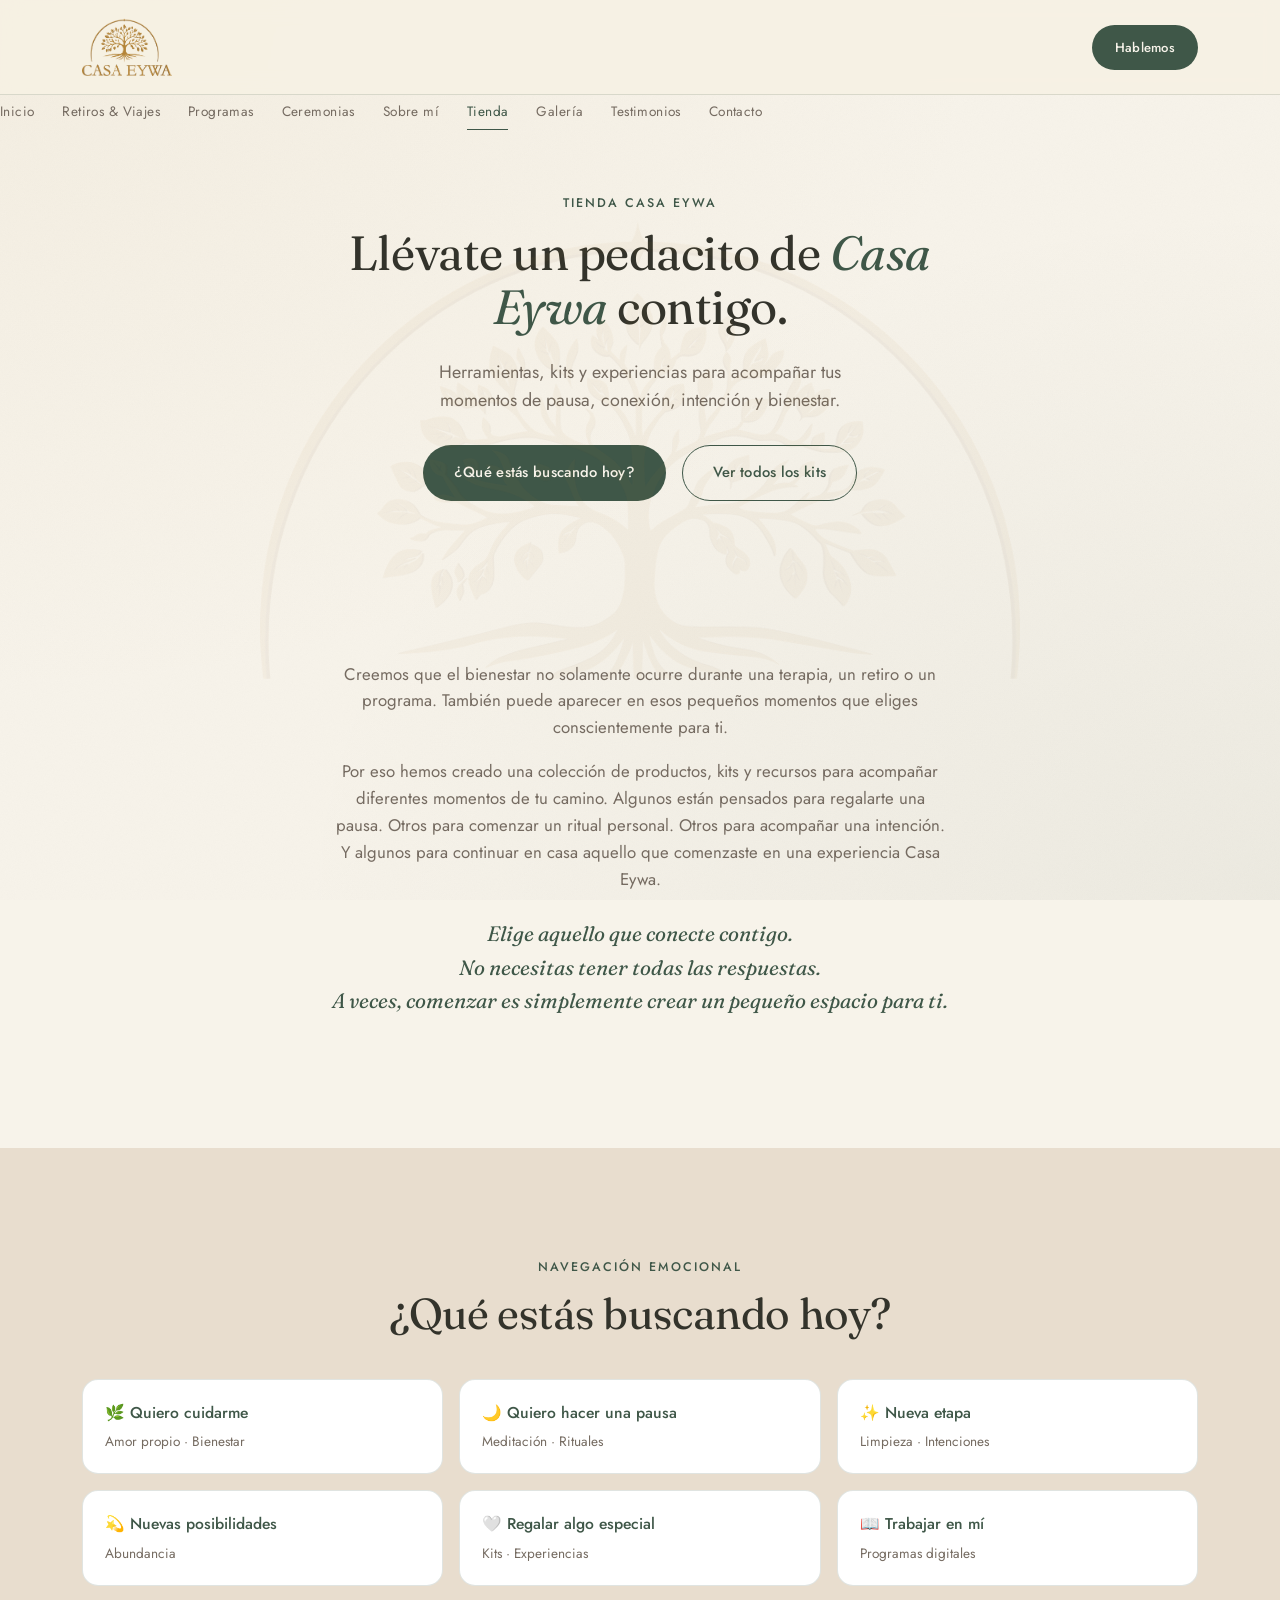
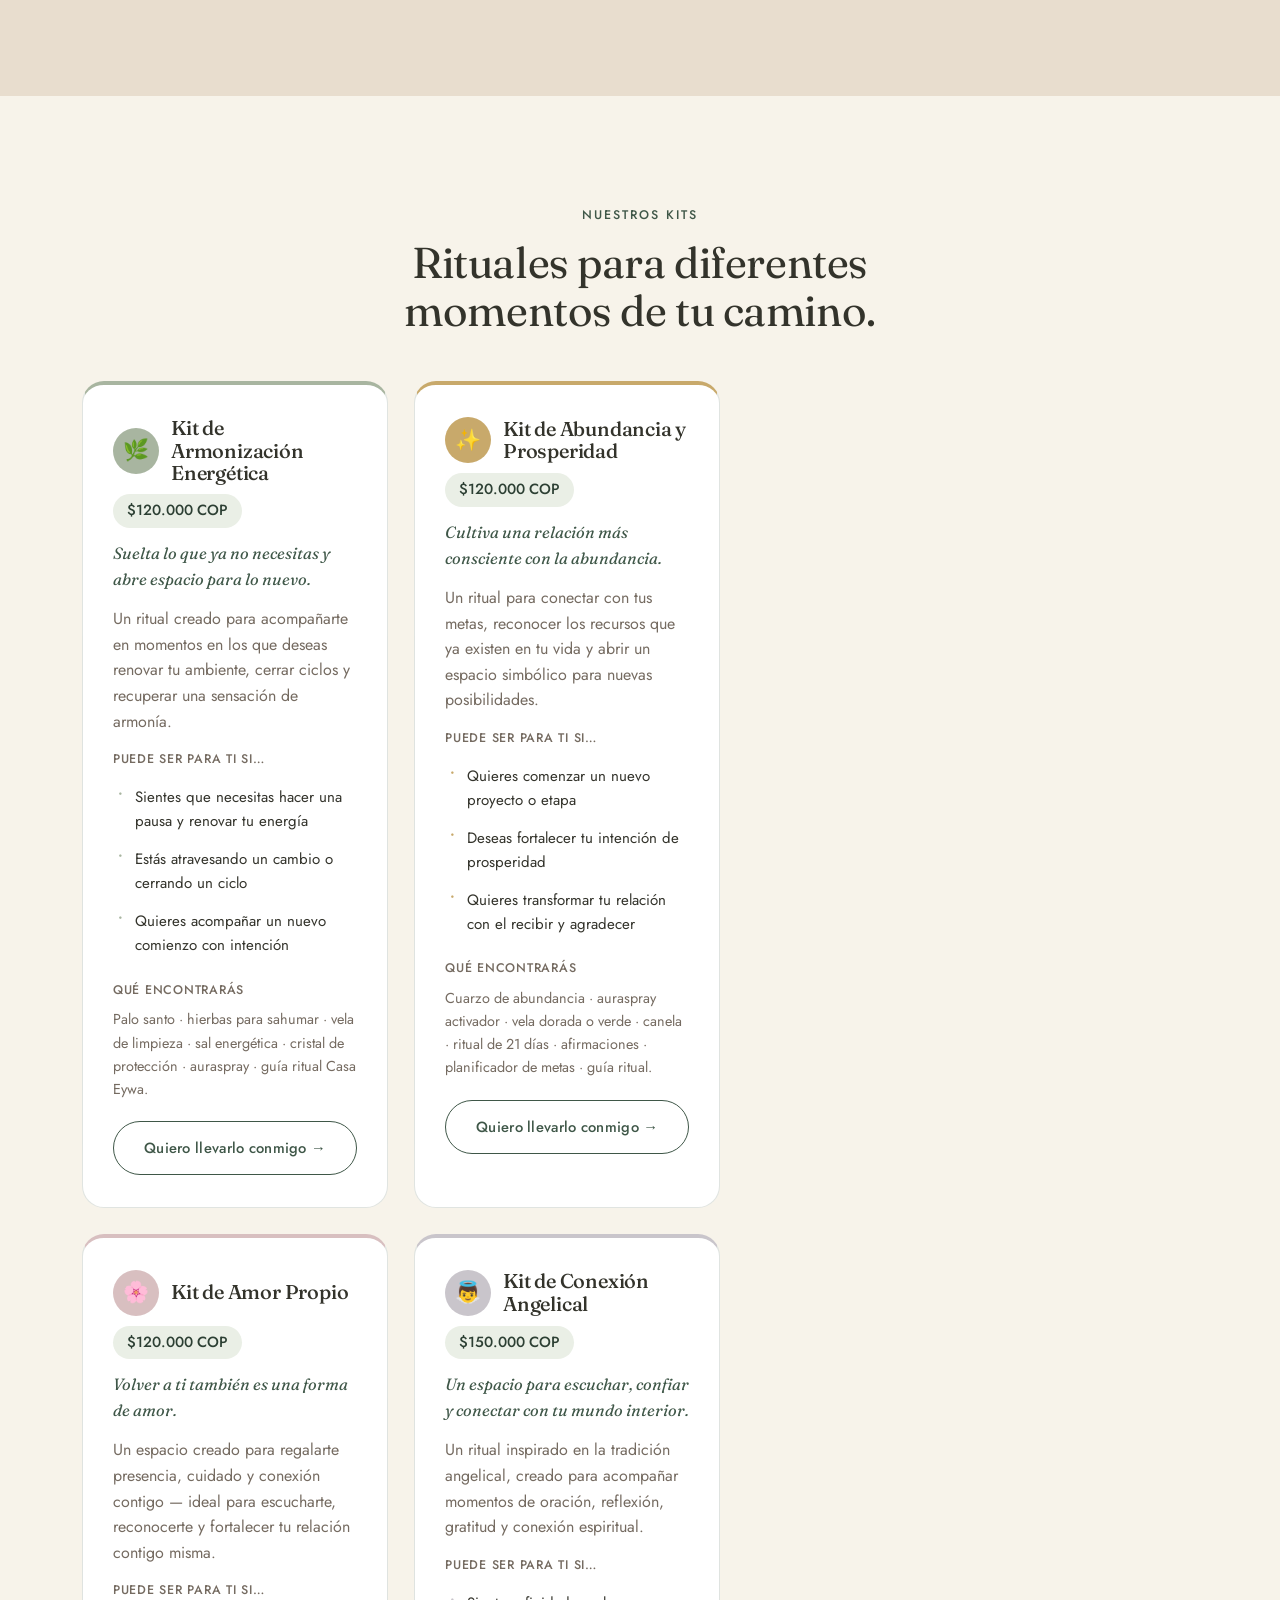
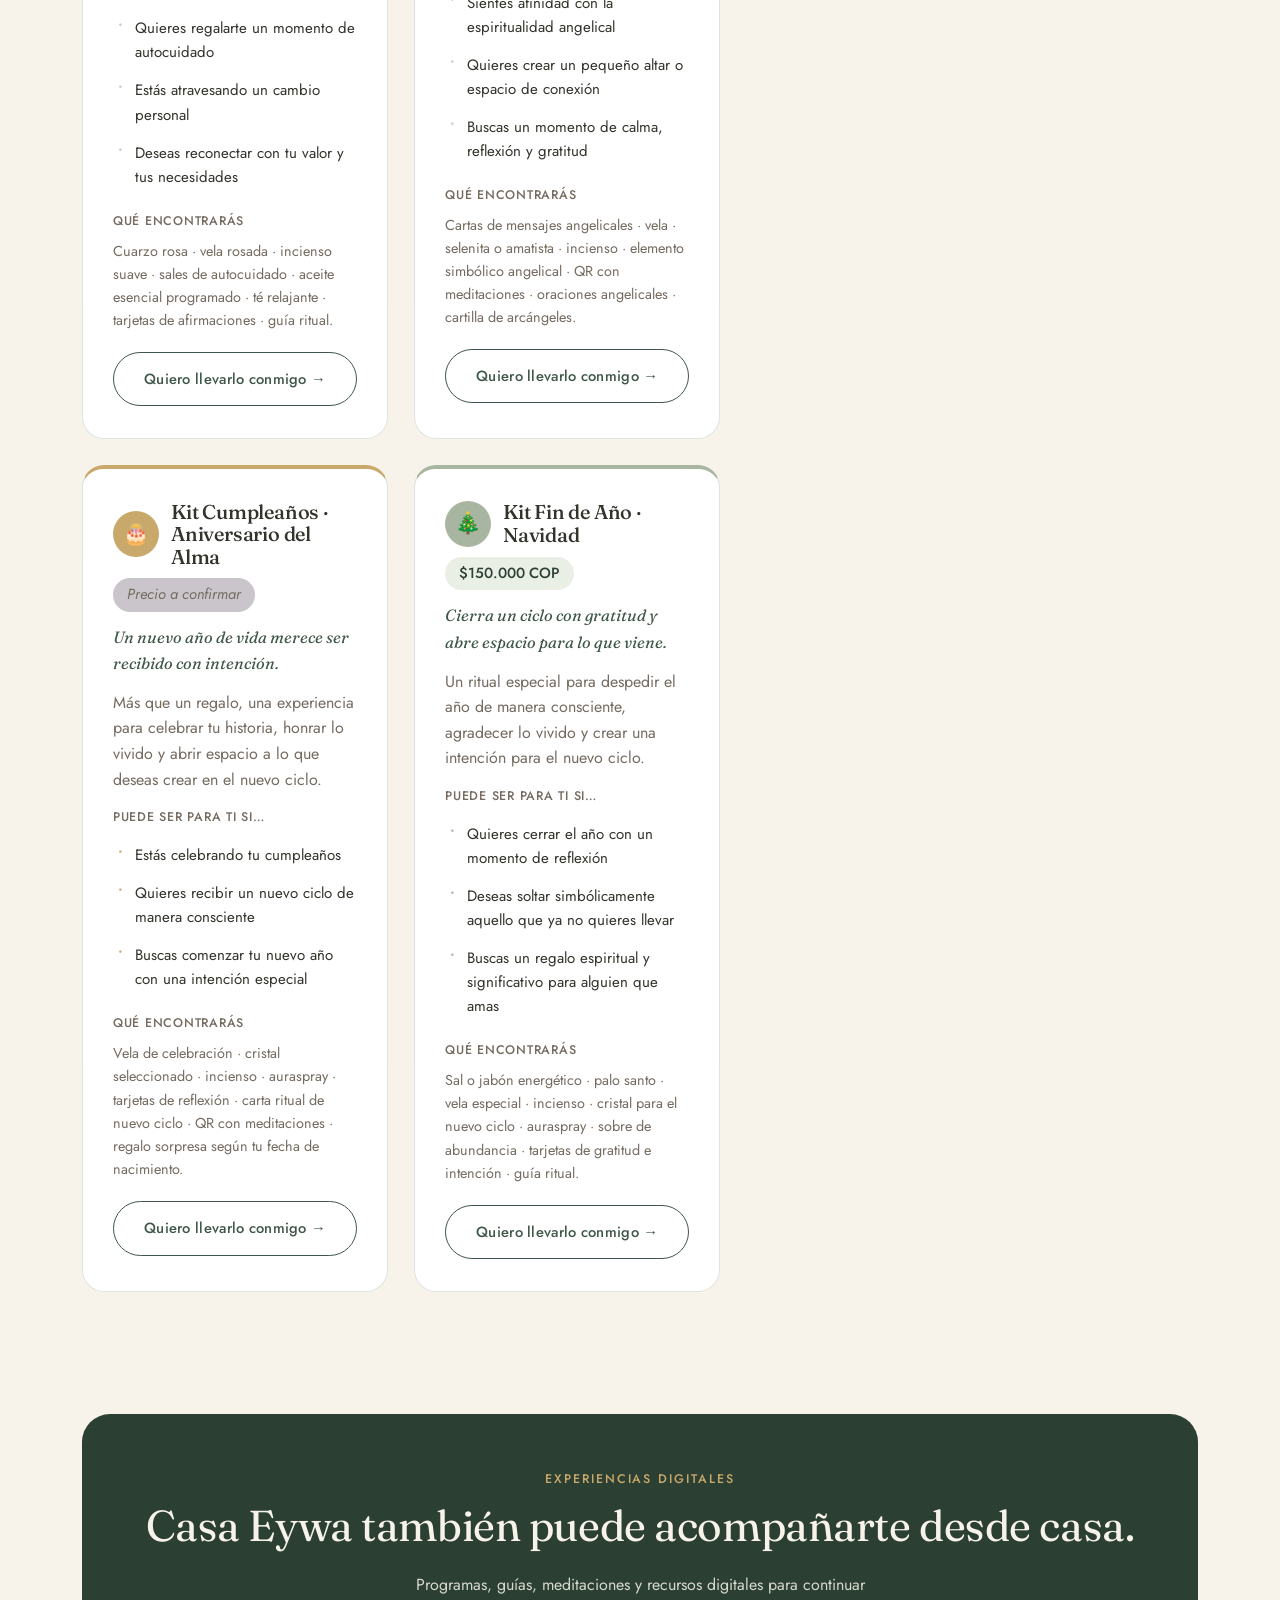
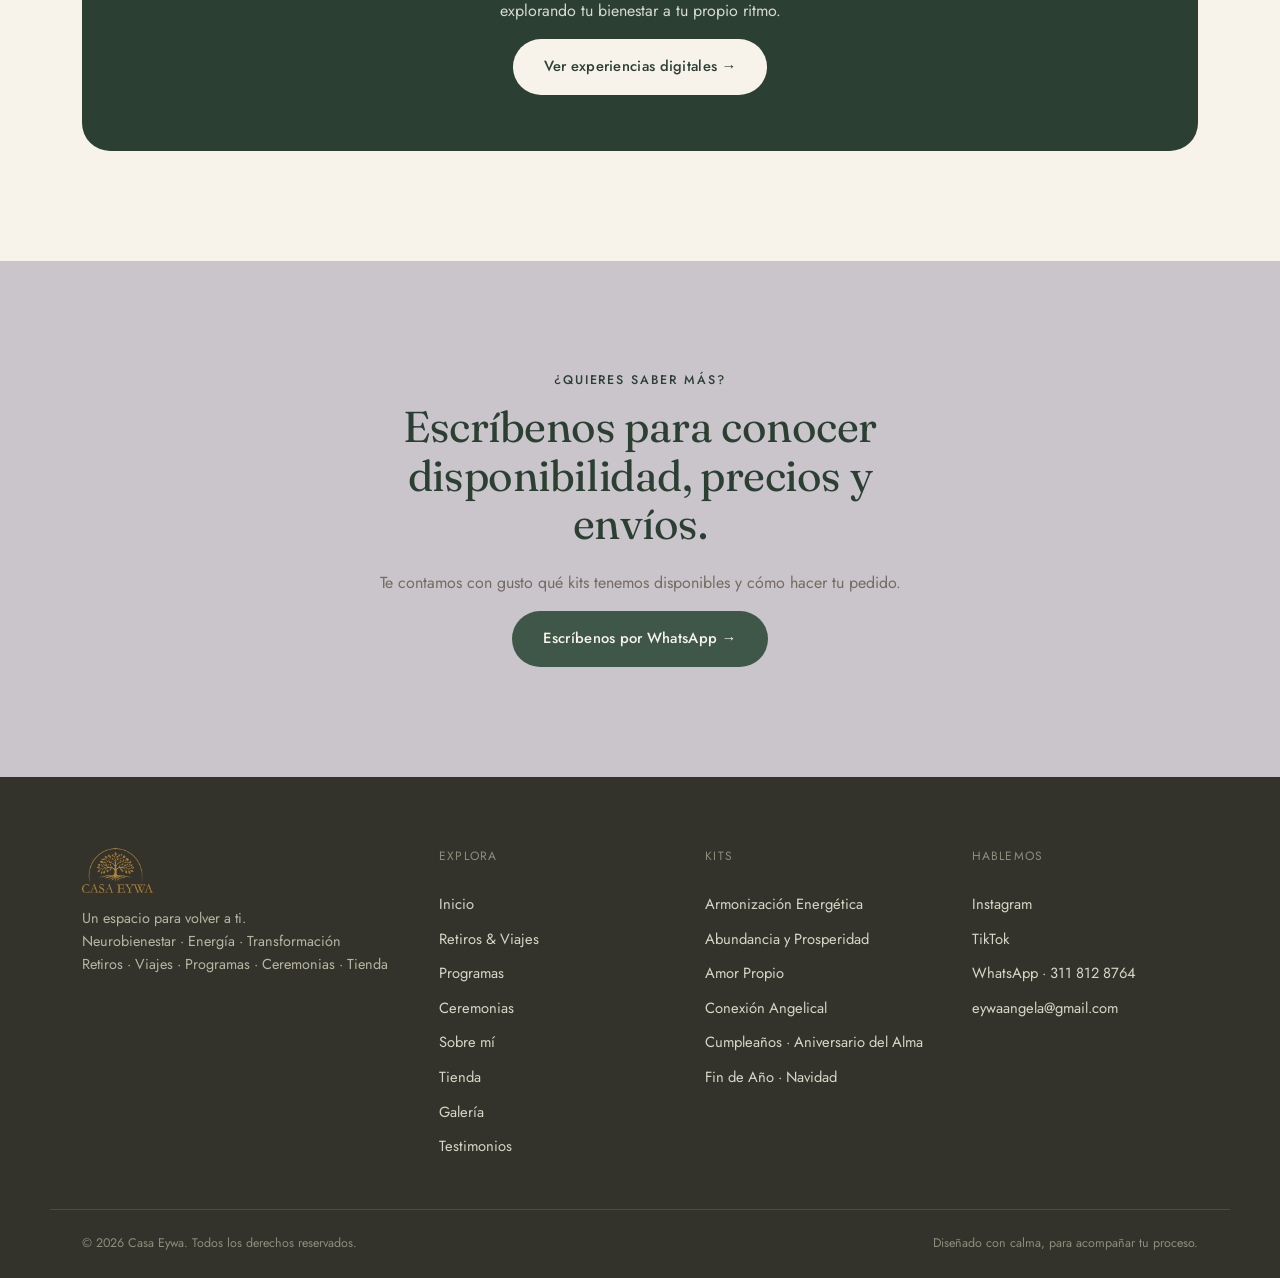
<file: tienda.html>
<!DOCTYPE html>
<html lang="es">
<head>
<meta charset="UTF-8">
<meta name="viewport" content="width=device-width, initial-scale=1.0">
<title>Tienda — Casa Eywa</title>
<meta name="description" content="Kits, rituales y experiencias digitales Casa Eywa: armonización energética, abundancia, amor propio, conexión angelical y más. Llévate un pedacito de Casa Eywa contigo.">
<link rel="preconnect" href="https://fonts.googleapis.com">
<link rel="preconnect" href="https://fonts.gstatic.com" crossorigin>
<link href="https://fonts.googleapis.com/css2?family=Fraunces:ital,opsz,wght@0,9..144,300;0,9..144,400;0,9..144,500;0,9..144,600;1,9..144,400;1,9..144,500&family=Tangerine:wght@400;700&family=Jost:wght@300;400;500;600&display=swap" rel="stylesheet">
<link rel="icon" type="image/png" href="img/favicon.png">
<link rel="stylesheet" href="css/style.css">
</head>
<body>

<img src="img/logo-icon.png" alt="" class="watermark-tree" aria-hidden="true">
<!-- ======================= HEADER ======================= -->
<header class="site-header" id="siteHeader">
  <div class="wrap header-inner">
    <a href="index.html" class="logo">
      <img src="img/logo-full.png" alt="Casa Eywa" class="logo-full-img logo-full-header">
    </a>

    <div class="header-actions">
      <a href="contacto.html" class="btn btn-primary btn-sm">Hablemos</a>
      <button class="nav-toggle" id="navToggle" aria-label="Abrir menú" aria-expanded="false">
        <span></span><span></span><span></span>
      </button>
    </div>
  </div>
</header>
<nav class="main-nav" id="mainNav">
      <a href="index.html">Inicio</a>
      <a href="retiros-viajes.html">Retiros &amp; Viajes</a>
      <a href="programas.html">Programas</a>
      <a href="ceremonias.html">Ceremonias</a>
      <a href="sobre-mi.html">Sobre mí</a>
      <a href="tienda.html" class="active">Tienda</a>
      <a href="index.html#galeria">Galería</a>
      <a href="index.html#testimonios">Testimonios</a>
      <a href="contacto.html">Contacto</a>
    </nav>

<!-- ======================= HERO ======================= -->
<section class="page-hero">
  <div class="wrap">
    <p class="eyebrow">Tienda Casa Eywa</p>
    <h1>Llévate un pedacito de <em>Casa Eywa</em> contigo.</h1>
    <p class="hero-lead">Herramientas, kits y experiencias para acompañar tus momentos de pausa, conexión, intención y bienestar.</p>
    <div class="hero-actions">
      <a href="#navegacion" class="btn btn-primary">¿Qué estás buscando hoy?</a>
      <a href="#catalogo" class="btn btn-outline">Ver todos los kits</a>
    </div>
  </div>
</section>

<!-- ======================= INTRO ======================= -->
<section class="section">
  <div class="wrap editorial" data-reveal>
    <p>Creemos que el bienestar no solamente ocurre durante una terapia, un retiro o un programa. También puede aparecer en esos pequeños momentos que eliges conscientemente para ti.</p>
    <p>Por eso hemos creado una colección de productos, kits y recursos para acompañar diferentes momentos de tu camino. Algunos están pensados para regalarte una pausa. Otros para comenzar un ritual personal. Otros para acompañar una intención. Y algunos para continuar en casa aquello que comenzaste en una experiencia Casa Eywa.</p>
    <p class="closing">Elige aquello que conecte contigo.<br>No necesitas tener todas las respuestas.<br>A veces, comenzar es simplemente crear un pequeño espacio para ti.</p>
  </div>
</section>

<!-- ======================= NAVEGACIÓN EMOCIONAL ======================= -->
<section class="section" id="navegacion" style="background:var(--cream-deep);">
  <div class="wrap">
    <div class="section-head" data-reveal style="text-align:center; margin:0 auto 40px;">
      <p class="eyebrow">Navegación emocional</p>
      <h2>¿Qué estás buscando hoy?</h2>
    </div>
    <div class="emo-nav-grid" data-reveal>
      <a href="#amor-propio" class="emo-nav-item"><b>🌿 Quiero cuidarme</b><span>Amor propio · Bienestar</span></a>
      <a href="#armonizacion-energetica" class="emo-nav-item"><b>🌙 Quiero hacer una pausa</b><span>Meditación · Rituales</span></a>
      <a href="#armonizacion-energetica" class="emo-nav-item"><b>✨ Nueva etapa</b><span>Limpieza · Intenciones</span></a>
      <a href="#abundancia" class="emo-nav-item"><b>💫 Nuevas posibilidades</b><span>Abundancia</span></a>
      <a href="#catalogo" class="emo-nav-item"><b>🤍 Regalar algo especial</b><span>Kits · Experiencias</span></a>
      <a href="#experiencias-digitales" class="emo-nav-item"><b>📖 Trabajar en mí</b><span>Programas digitales</span></a>
    </div>
  </div>
</section>

<!-- ======================= CATÁLOGO DE KITS ======================= -->
<section class="section" id="catalogo">
  <div class="wrap">
    <div class="section-head" data-reveal style="text-align:center; margin:0 auto 46px;">
      <p class="eyebrow">Nuestros kits</p>
      <h2>Rituales para diferentes momentos de tu camino.</h2>
    </div>

    <div class="kit-grid" data-reveal>

      <!-- LIMPIEZA ENERGÉTICA -->
    <div class="kit-grid" id="kits-list">
      <!-- Los 6 kits se cargan desde content/kits.json (editable desde /admin) -->
    </div>
  </div>
</section>

<!-- ======================= EXPERIENCIAS DIGITALES ======================= -->
<section class="section" id="experiencias-digitales" style="padding-top:0;">
  <div class="wrap">
    <div class="digital-band" data-reveal>
      <p class="eyebrow" style="color:var(--gold);">Experiencias digitales</p>
      <h2>Casa Eywa también puede acompañarte desde casa.</h2>
      <p>Programas, guías, meditaciones y recursos digitales para continuar explorando tu bienestar a tu propio ritmo.</p>
      <a href="https://wa.me/573118128764?text=Hola%2C%20quiero%20conocer%20las%20experiencias%20digitales" target="_blank" rel="noopener" class="btn btn-light">Ver experiencias digitales →</a>
    </div>
  </div>
</section>

<!-- ======================= CIERRE / DISPONIBILIDAD ======================= -->
<section class="section orientation">
  <div class="wrap" data-reveal>
    <p class="eyebrow" style="color:var(--olive-deep);">¿Quieres saber más?</p>
    <h2>Escríbenos para conocer disponibilidad, precios y envíos.</h2>
    <p>Te contamos con gusto qué kits tenemos disponibles y cómo hacer tu pedido.</p>
    <a href="https://wa.me/573118128764?text=Hola%2C%20quiero%20conocer%20disponibilidad%20de%20los%20kits%20Casa%20Eywa" target="_blank" rel="noopener" class="btn btn-primary">Escríbenos por WhatsApp →</a>
  </div>
</section>

<!-- ======================= FOOTER ======================= -->
<footer class="site-footer">
  <div class="wrap footer-grid">
    <div class="footer-brand">
      <a href="index.html" class="logo">
        <img src="img/logo-full.png" alt="Casa Eywa" class="logo-full-img logo-full-footer">
      </a>
      <p>Un espacio para volver a ti.<br>Neurobienestar · Energía · Transformación<br>Retiros · Viajes · Programas · Ceremonias · Tienda</p>
    </div>

    <div class="footer-col">
      <p class="footer-heading">Explora</p>
      <a href="index.html">Inicio</a>
      <a href="retiros-viajes.html">Retiros &amp; Viajes</a>
      <a href="programas.html">Programas</a>
      <a href="ceremonias.html">Ceremonias</a>
      <a href="sobre-mi.html">Sobre mí</a>
      <a href="tienda.html">Tienda</a>
      <a href="index.html#galeria">Galería</a>
      <a href="index.html#testimonios">Testimonios</a>
    </div>

    <div class="footer-col">
      <p class="footer-heading">Kits</p>
      <a href="#armonizacion-energetica">Armonización Energética</a>
      <a href="#abundancia">Abundancia y Prosperidad</a>
      <a href="#amor-propio">Amor Propio</a>
      <a href="#conexion-angelical">Conexión Angelical</a>
      <a href="#cumpleanos-aniversario">Cumpleaños · Aniversario del Alma</a>
      <a href="#fin-de-ano">Fin de Año · Navidad</a>
    </div>

    <div class="footer-col">
      <p class="footer-heading">Hablemos</p>
      <a href="https://instagram.com/casaeywa" target="_blank" rel="noopener">Instagram</a>
      <a href="https://tiktok.com/@casaeywa" target="_blank" rel="noopener">TikTok</a>
      <a href="https://wa.me/573118128764" target="_blank" rel="noopener">WhatsApp · 311 812 8764</a>
      <a href="mailto:eywaangela@gmail.com">eywaangela@gmail.com</a>
    </div>
  </div>
  <div class="wrap footer-bottom">
    <span>© 2026 Casa Eywa. Todos los derechos reservados.</span>
    <span>Diseñado con calma, para acompañar tu proceso.</span>
  </div>
</footer>

<script src="js/main.js"></script>
<script src="js/render-content.js"></script>

<!-- Bold Checkout — pago en línea de los kits (monto fijo, con firma de integridad) -->
<script src="https://checkout.bold.co/library/boldPaymentButton.js"></script>
<script>
  const BOLD_API_KEY = 'nehYbBgV4F8_64PR7cnlif3IXj8BY2DLTygc4hrYb0o';
  const REDIRECTION_URL = 'https://casaeywa.com/tienda.html';
  const CURRENCY = 'COP';

  // Delegación de eventos: los botones de los kits se crean dinámicamente
  // (después de cargar content/kits.json), así que escuchamos los clics
  // en el contenedor en vez de en cada botón individual.
  document.addEventListener('click', async function (e) {
    const btn = e.target.closest('.bold-pay-btn');
    if (!btn) return;

    const originalLabel = btn.textContent;
    const name = btn.getAttribute('data-kit-name');
    const amount = btn.getAttribute('data-kit-price');
    const orderId = 'casaeywa-' + name.toLowerCase().replace(/[^a-z0-9]+/g, '-') + '-' + Date.now();

    btn.disabled = true;
    btn.textContent = 'Cargando…';

    try {
      // Pide la firma de integridad a nuestra función serverless
      // (calculada en el servidor, con la llave secreta guardada en Netlify)
      const res = await fetch('/.netlify/functions/bold-signature', {
        method: 'POST',
        headers: { 'Content-Type': 'application/json' },
        body: JSON.stringify({ orderId: orderId, amount: amount, currency: CURRENCY }),
      });

      if (!res.ok) throw new Error('No se pudo generar la firma de pago');
      const { signature } = await res.json();

      const checkout = new BoldCheckout({
        orderId: orderId,
        currency: CURRENCY,
        amount: amount,
        apiKey: BOLD_API_KEY,
        integritySignature: signature,
        description: name,
        redirectionUrl: REDIRECTION_URL,
        renderMode: 'embedded',
      });

      checkout.open();
    } catch (err) {
      console.error('Bold checkout error:', err);
      alert('No pudimos abrir el pago en este momento. Por favor escríbenos por WhatsApp para completar tu compra.');
      window.open('https://wa.me/573118128764?text=' + encodeURIComponent('Hola, quiero comprar el ' + name), '_blank');
    } finally {
      btn.disabled = false;
      btn.textContent = originalLabel;
    }
  });
</script>
</body>
</html>
</file>
<file: css/style.css>
/* ============================================================
   CASA EYWA — Design tokens
   ============================================================ */
:root{
  /* Paleta oficial Casa Eywa */
  --cream: #F7F3EA;       /* Marfil Casa — fondo principal */
  --cream-deep: #E8DDCE;  /* Arena Suave — fondos secundarios, tarjetas */
  --sage: #A8B5A0;        /* Salvia — botones secundarios, detalles */
  --olive: #3F5748;       /* Verde Bosque — títulos, textos importantes */
  --olive-deep: #2C3F33;
  --rose: #D8BFC0;        /* Rosa Empolvado — toques femeninos */
  --lavender: #C9C5CB;    /* Lavanda Gris — secciones suaves */
  --gold: #C8A96B;        /* Dorado Champaña — líneas, iconos, acentos */
  --taupe: #756B61;       /* Tierra Taupe — texto secundario */

  --ink: #33332B;
  --ink-soft: var(--taupe);
  --olive-pale: #EAEFE6;
  --terracotta: var(--gold);
  --line: rgba(63,87,72,0.16);
  --shadow: 0 20px 50px -25px rgba(63,87,72,0.3);

  --font-display: "Fraunces", "Iowan Old Style", serif;
  --font-script: "Tangerine", cursive;
  --font-body: "Jost", "Helvetica Neue", Arial, sans-serif;

  --container: 1180px;
}

*{ box-sizing:border-box; }
html{ scroll-behavior:smooth; }
body{
  margin:0;
  font-family:var(--font-body);
  color:var(--ink);
  background-color:var(--cream);
  background-image:
    radial-gradient(ellipse at top left, rgba(200,169,107,0.07), transparent 55%),
    radial-gradient(ellipse at bottom right, rgba(63,87,72,0.06), transparent 55%),
    url("data:image/svg+xml,%3Csvg xmlns='http://www.w3.org/2000/svg' width='180' height='180'%3E%3Cfilter id='n'%3E%3CfeTurbulence type='fractalNoise' baseFrequency='0.9' numOctaves='2' stitchTiles='stitch'/%3E%3CfeColorMatrix type='saturate' values='0'/%3E%3C/filter%3E%3Crect width='100%25' height='100%25' filter='url(%23n)' opacity='0.035'/%3E%3C/svg%3E");
  background-attachment:fixed;
  line-height:1.6;
  -webkit-font-smoothing:antialiased;
  position:relative;
}
.watermark-tree{
  position:fixed; top:50%; left:50%; transform:translate(-50%,-50%);
  width:60vw; max-width:760px; height:auto;
  opacity:.05; z-index:0; pointer-events:none;
}
img{ max-width:100%; display:block; }
a{ color:inherit; text-decoration:none; }
h1,h2,h3{
  font-family:var(--font-display);
  font-weight:500;
  line-height:1.12;
  margin:0 0 .5em;
  letter-spacing:-0.01em;
}
h1{ font-size:clamp(2.6rem, 5vw, 4.2rem); font-weight:400; }
h2{ font-size:clamp(1.9rem, 3.4vw, 2.7rem); font-weight:400; }
h3{ font-size:1.25rem; font-weight:500; }
em{ font-style:italic; color:var(--olive); font-weight:400; }
p{ margin:0 0 1em; color:var(--ink-soft); }

.wrap{ max-width:var(--container); margin:0 auto; padding:0 32px; }
.section{ padding:110px 0; }
@media (max-width:900px){ .section{ padding:72px 0; } }

.eyebrow{
  font-family:var(--font-body);
  font-size:.78rem;
  letter-spacing:.16em;
  text-transform:uppercase;
  color:var(--olive);
  font-weight:500;
  margin-bottom:1em;
}

/* Buttons */
.btn{
  display:inline-flex; align-items:center; justify-content:center;
  padding:15px 30px;
  border-radius:100px;
  font-family:var(--font-body);
  font-size:.92rem;
  font-weight:500;
  letter-spacing:.02em;
  border:1px solid transparent;
  cursor:pointer;
  transition:all .25s ease;
  white-space:nowrap;
}
.btn-primary{ background:var(--olive); color:var(--cream); }
.btn-primary:hover{ background:var(--olive-deep); transform:translateY(-1px); }
.btn-outline{ background:transparent; color:var(--olive); border-color:var(--olive); }
.btn-outline:hover{ background:var(--olive); color:var(--cream); }
.btn-ghost{ background:transparent; color:var(--ink); border-color:var(--line); }
.btn-ghost:hover{ border-color:var(--olive); color:var(--olive); }
.btn-light{ background:var(--cream); color:var(--olive-deep); }
.btn-light:hover{ background:#fff; }
.btn-sm{ padding:11px 22px; font-size:.82rem; }

/* ============================================================
   HEADER
   ============================================================ */
.site-header{
  position:sticky; top:0; z-index:100;
  background:rgba(247,241,228,.9);
  backdrop-filter:blur(10px);
  border-bottom:1px solid var(--line);
}
.header-inner{
  display:flex; align-items:center; justify-content:space-between;
  padding:18px 32px;
  gap:24px;
}
.logo{ display:flex; align-items:center; gap:10px; flex-shrink:0; }
.logo-full-img{ display:block; width:auto; }
.logo-full-header{ height:58px; }
.logo-full-footer{ height:46px; }
@media (max-width:980px){ .logo-full-header{ height:48px; } }

.main-nav{ display:flex; gap:28px; }
.main-nav a{
  font-size:.85rem; letter-spacing:.03em;
  color:var(--ink-soft);
  padding:6px 0;
  border-bottom:1px solid transparent;
  transition:color .2s, border-color .2s;
  white-space:nowrap;
}
.main-nav a:hover, .main-nav a.active{ color:var(--olive); border-color:var(--olive); }

.header-actions{ display:flex; align-items:center; gap:12px; }
.nav-toggle{
  display:none; flex-direction:column; gap:5px;
  background:none; border:none; cursor:pointer; padding:6px;
}
.nav-toggle span{ width:22px; height:1.5px; background:var(--ink); }

/* El <nav id="mainNav"> vive FUERA de <header> a propósito: si quedara
   adentro, el backdrop-filter del header crea un "containing block"
   propio para elementos position:fixed, y el menú móvil se comprime
   dentro de la altura del header en vez de cubrir toda la pantalla. */
@media (max-width:1100px){
  .main-nav{
    position:fixed; inset:0; z-index:90;
    background:var(--cream);
    flex-direction:column; align-items:center; justify-content:center;
    gap:28px;
    transform:translateY(-110%);
    transition:transform .35s ease;
    overflow-y:auto;
    padding:32px 24px;
  }
  .main-nav.open{ transform:translateY(0); }
  .main-nav a{ font-size:1.2rem; }
  .header-actions .btn-ghost{ display:none; }
  .nav-toggle{ display:flex; }
}

@media (max-width:420px){
  .header-inner{ padding:16px 18px; gap:12px; }
  .btn-sm{ padding:9px 16px; font-size:.78rem; }
}

/* ============================================================
   HERO
   ============================================================ */
.hero{ position:relative; overflow:hidden; }
.hero-inner{
  display:grid; grid-template-columns:1.05fr .95fr;
  align-items:center;
  gap:60px;
  padding-top:70px; padding-bottom:70px;
}
.hero-lead{ font-size:1.12rem; max-width:460px; }
.hero-actions{ display:flex; gap:16px; flex-wrap:wrap; margin-top:28px; }

.hero-art{ position:relative; }
.hero-art-frame{ position:relative; }
.hero-photo-arch{
  width:100%; aspect-ratio:520/620; object-fit:cover; display:block;
  border-radius:50% 50% 0 0 / 34% 34% 0 0;
  filter:drop-shadow(var(--shadow));
}
.hero-art-frame::after{
  content:''; position:absolute; inset:0;
  border-radius:50% 50% 0 0 / 34% 34% 0 0;
  border:1px solid var(--cream);
  pointer-events:none;
}
.hero-illustration{ width:100%; height:auto; filter:drop-shadow(var(--shadow)); }
.hero-art-caption{
  text-align:center; margin-top:16px;
  color:var(--olive); font-size:.85rem; letter-spacing:.02em;
  font-style:italic; font-family:var(--font-display);
}

.stats-bar{ border-top:1px solid var(--line); background:var(--cream-deep); }
.stats-inner{
  display:grid; grid-template-columns:repeat(4,1fr);
  padding:34px 32px;
}
.stat{
  text-align:center;
  border-left:1px solid var(--line);
  padding:0 12px;
}
.stat:first-child{ border-left:none; }
.stat-num{
  display:block; font-family:var(--font-display); font-size:1.9rem; color:var(--olive-deep);
}
.stat-label{
  display:block; font-size:.76rem; color:var(--ink-soft); letter-spacing:.02em; margin-top:4px;
}

@media (max-width:900px){
  .hero-inner{ grid-template-columns:1fr; padding-top:44px; }
  .hero-art{ order:-1; max-width:340px; margin:0 auto; }
  .stats-inner{ grid-template-columns:1fr 1fr; row-gap:24px; }
  .stat:nth-child(3){ border-left:none; }
}

/* ============================================================
   MANIFIESTO
   ============================================================ */
.manifesto-grid{
  display:grid;
  grid-template-columns: 1fr .8fr .8fr;
  gap:56px;
  align-items:start;
}
.manifesto-text p{ max-width:440px; }
.manifesto-art{ position:relative; }
.manifesto-photo-arch{
  width:100%; aspect-ratio:380/520; object-fit:cover; display:block;
  border-radius:50% 50% 0 0 / 36% 36% 0 0;
  box-shadow:var(--shadow);
}
.manifesto-art::after{
  content:''; position:absolute; inset:0;
  border-radius:50% 50% 0 0 / 36% 36% 0 0;
  border:1px solid var(--cream);
  pointer-events:none;
}

.manifesto-list{ display:flex; align-items:center; height:100%; }
.need-title{
  font-family:var(--font-display); font-style:italic; font-size:1.2rem; color:var(--olive-deep);
  margin-bottom:.6em;
}
.need-list{ list-style:none; margin:0 0 34px; padding:0; }
.need-list li{
  display:flex; align-items:center; gap:12px;
  padding:14px 0;
  border-bottom:1px solid var(--line);
  font-size:.98rem; color:var(--ink);
}
.need-ico{ font-size:1.05rem; }
.need-quote{
  font-family:var(--font-display); font-style:italic; color:var(--olive-deep);
  font-size:1.05rem; line-height:1.5; border-left:2px solid var(--olive); padding-left:16px;
}

@media (max-width:980px){
  .manifesto-grid{ grid-template-columns:1fr; }
  .manifesto-art{ max-width:320px; margin:0 auto; }
}

/* ============================================================
   PROGRAMS
   ============================================================ */
.section-head{ max-width:640px; margin-bottom:54px; }
.program-grid{
  display:grid; grid-template-columns:repeat(4,1fr); gap:26px;
}
.program-card{
  background:#fff;
  border:1px solid var(--line);
  border-radius:18px;
  overflow:hidden;
  box-shadow:0 2px 10px -4px rgba(63,87,72,0.12);
  transition:transform .25s ease, box-shadow .25s ease, border-color .25s ease;
}
.program-card:hover{ transform:translateY(-5px); box-shadow:0 26px 44px -22px rgba(63,87,72,0.32); border-color:var(--olive); }
.program-photo{ width:100%; aspect-ratio:4/3; object-fit:cover; display:block; }
.program-card-body{ padding:26px 26px 30px; }
.program-ico{
  display:inline-flex; align-items:center; justify-content:center;
  width:46px; height:46px; border-radius:50%;
  background:var(--olive-pale); font-size:1.25rem;
  margin-top:-46px; margin-bottom:16px;
  border:3px solid #fff;
  position:relative; z-index:2;
}

/* ============================================================
   DESTINOS
   ============================================================ */
.destinos{ background:var(--cream-deep); }
.construction-note{
  max-width:520px; margin:36px auto 0; text-align:center;
  background:#fff; border:1px dashed var(--gold);
  border-radius:20px; padding:44px 36px;
}
.construction-ico{ font-size:2rem; display:block; margin-bottom:14px; }
.construction-title{
  font-family:var(--font-display); font-style:italic; color:var(--olive);
  font-size:1.3rem; margin-bottom:10px;
}
.construction-text{ font-size:.95rem; margin-bottom:22px; }
.construction-text strong{ color:var(--olive-deep); font-weight:600; }
.destinos-grid{ display:grid; grid-template-columns:repeat(4,1fr); gap:20px; margin-top:44px; }
.destino-card{
  position:relative; border-radius:18px; overflow:hidden;
  aspect-ratio:3/4; box-shadow:var(--shadow);
}
.destino-card img{ width:100%; height:100%; object-fit:cover; display:block; transition:transform .5s ease; }
.destino-card:hover img{ transform:scale(1.06); }
.destino-card::after{
  content:''; position:absolute; inset:0;
  background:linear-gradient(to top, rgba(43,42,33,.65), rgba(43,42,33,0) 55%);
}
.destino-label{
  position:absolute; left:18px; bottom:16px; z-index:2;
  color:#fff; font-family:var(--font-display); font-size:1.1rem; letter-spacing:.02em;
}

@media (max-width:900px){ .destinos-grid{ grid-template-columns:1fr 1fr; } }
@media (max-width:520px){ .destinos-grid{ grid-template-columns:1fr; } }
.program-tag{
  font-size:.76rem; text-transform:uppercase; letter-spacing:.1em;
  color:var(--terracotta); margin-bottom:10px; font-weight:500;
}
.program-card p:not(.program-tag){ font-size:.95rem; }
.card-link{
  display:inline-block; margin-top:6px;
  font-size:.86rem; color:var(--olive); font-weight:500;
  border-bottom:1px solid var(--olive);
  padding-bottom:2px;
}

@media (max-width:980px){ .program-grid{ grid-template-columns:1fr 1fr; } }
@media (max-width:620px){ .program-grid{ grid-template-columns:1fr; } }

/* ============================================================
   PILLARS — Experiencias, encuentra tu camino
   ============================================================ */
.pillars-intro{ max-width:620px; margin-bottom:50px; }
.pillar-grid{ display:grid; grid-template-columns:repeat(3,1fr); gap:28px; }
.pillar-card{
  background:#fff; border:1px solid var(--line); border-radius:20px;
  padding:38px 32px; text-align:left;
}
.pillar-ico{ display:block; margin-bottom:16px; }
.pillar-ico-img{ width:64px; height:64px; display:block; }
.pillar-card h3{ color:var(--olive); }
.pillar-kicker{ font-size:.88rem; color:var(--gold); font-weight:500; margin-bottom:.6em; }
.pillar-card p{ font-size:.95rem; }
.transition-line{
  text-align:center; font-family:var(--font-display); font-style:italic;
  color:var(--olive); font-size:1.15rem; margin-top:44px;
}

@media (max-width:900px){ .pillar-grid{ grid-template-columns:1fr; } }

/* ============================================================
   RETIROS DESTACADOS
   ============================================================ */
.retreats{ background:var(--olive-deep); color:var(--cream); }
.retreats .eyebrow{ color:var(--gold); }
.retreats h2{ color:var(--cream); }
.retreats-intro{ max-width:600px; margin-bottom:50px; }
.retreats-intro p{ color:#D6D9CE; }
.retreat-grid{ display:grid; grid-template-columns:repeat(3,1fr); gap:24px; }
.retreat-card{
  border:1px solid rgba(247,243,234,.2); border-radius:18px;
  overflow:hidden; background:rgba(247,243,234,.04);
}
.retreat-photo{ width:100%; aspect-ratio:4/3; object-fit:cover; display:block; }
.retreat-card .badge,
.retreat-card h3,
.retreat-card .retreat-meta,
.retreat-card p:not(.retreat-meta),
.retreat-card .card-link{ margin-left:26px; margin-right:26px; }
.retreat-card .badge{ margin-top:22px; }
.retreat-card .card-link{ display:inline-block; margin-bottom:26px; margin-top:6px; }
.retreat-card .badge{
  display:inline-block; font-size:.72rem; letter-spacing:.08em; text-transform:uppercase;
  color:var(--olive-deep); background:var(--gold); padding:5px 12px; border-radius:100px; margin-bottom:14px;
}
.retreat-card h3{ color:var(--cream); margin-bottom:.2em; }
.retreat-meta{ font-size:.82rem; color:#B9BEA8; margin-bottom:12px; }
.program-detail .retreat-meta{ color:var(--taupe); font-size:.88rem; }
.retreat-card p{ color:#D6D9CE; font-size:.92rem; }
.retreat-card .card-link{ color:var(--gold); border-color:var(--gold); }
.retreats-cta{ text-align:center; margin-top:44px; }

@media (max-width:900px){ .retreat-grid{ grid-template-columns:1fr; } }

/* ============================================================
   TESTIMONIOS
   ============================================================ */
.testimonials{ background:var(--rose); }
.testimonial-grid{ display:grid; grid-template-columns:repeat(3,1fr); gap:26px; margin-top:44px; }
.testimonial-card{
  background:var(--cream); border-radius:18px; padding:32px 28px;
}
.testimonial-card p{ font-family:var(--font-display); font-style:italic; color:var(--olive-deep); font-size:1.08rem; }
.testimonial-who{ font-size:.82rem; color:var(--taupe); font-style:normal; font-family:var(--font-body); margin-top:14px; }
.testimonials-cta{ text-align:center; margin-top:46px; }

@media (max-width:900px){ .testimonial-grid{ grid-template-columns:1fr; } }

/* ============================================================
   GALERÍA — marquee dinámico de dos filas
   ============================================================ */
.gallery{ overflow:hidden; }
.gallery-marquee{
  margin-top:44px;
  display:flex; flex-direction:column; gap:16px;
  -webkit-mask-image:linear-gradient(to right, transparent 0, #000 60px, #000 calc(100% - 60px), transparent 100%);
  mask-image:linear-gradient(to right, transparent 0, #000 60px, #000 calc(100% - 60px), transparent 100%);
}
.marquee-row{
  display:flex; gap:16px; width:max-content;
}
.marquee-row.row-a{ animation:marqueeLeft 42s linear infinite; }
.marquee-row.row-b{ animation:marqueeRight 38s linear infinite; }
.marquee-row:hover{ animation-play-state:paused; }

@keyframes marqueeLeft{ from{ transform:translateX(0); } to{ transform:translateX(-50%); } }
@keyframes marqueeRight{ from{ transform:translateX(-50%); } to{ transform:translateX(0); } }

.gallery-item{
  position:relative; overflow:hidden; border-radius:16px;
  border:none; padding:0; margin:0; cursor:zoom-in;
  background:var(--line); flex:0 0 auto;
  width:280px; height:200px;
  box-shadow:0 12px 28px -16px rgba(63,87,72,0.25);
  transition:transform .35s ease, box-shadow .35s ease;
}
.gallery-item:hover{ transform:translateY(-6px); box-shadow:0 22px 40px -18px rgba(63,87,72,0.4); }
.gallery-item img, .gallery-item video{
  width:100%; height:100%; object-fit:cover; display:block;
  transition:transform .6s ease;
}
.gallery-item:hover img, .gallery-item:hover video{ transform:scale(1.08); }
.gallery-item .video-badge{
  position:absolute; top:10px; right:10px; z-index:2;
  background:rgba(43,42,33,.55); color:#fff; font-size:.7rem;
  padding:3px 9px; border-radius:100px; letter-spacing:.03em;
  pointer-events:none;
}
.marquee-row.row-b .gallery-item{ width:220px; height:280px; }

@media (max-width:760px){
  .gallery-item{ width:200px; height:150px; }
  .marquee-row.row-b .gallery-item{ width:160px; height:210px; }
  .marquee-row.row-a{ animation-duration:30s; }
  .marquee-row.row-b{ animation-duration:26s; }
}

@media (prefers-reduced-motion: reduce){
  .marquee-row.row-a, .marquee-row.row-b{ animation:none; }
  .gallery-marquee{ overflow-x:auto; }
}

.lightbox{
  display:none; position:fixed; inset:0; z-index:200;
  background:rgba(30,26,20,.92);
  align-items:center; justify-content:center;
  padding:32px;
}
.lightbox.open{ display:flex; }
.lightbox img{
  max-width:100%; max-height:88vh; border-radius:10px;
  box-shadow:0 20px 60px rgba(0,0,0,.4);
}
.lightbox-close{
  position:absolute; top:20px; right:24px;
  background:none; border:none; color:#fff;
  font-size:2.2rem; line-height:1; cursor:pointer;
  padding:6px 10px;
}

.gallery-note{
  font-size:.78rem; color:var(--taupe); font-style:italic;
  margin-top:10px; max-width:520px; margin-left:auto; margin-right:auto;
}

/* ============================================================
   TIENDA TEASER
   ============================================================ */
.shop-teaser{ background:var(--lavender); }
.shop-grid{ display:grid; grid-template-columns:1.1fr .9fr; gap:56px; align-items:center; }
.shop-needs{ display:grid; grid-template-columns:1fr 1fr; gap:14px; }
.shop-need{
  background:var(--cream); border-radius:14px; padding:18px 20px; font-size:.92rem;
}
.shop-need b{ display:block; color:var(--olive); margin-bottom:2px; font-weight:500; }
@media (max-width:900px){ .shop-grid{ grid-template-columns:1fr; } .shop-art{ order:-1; } }

/* ============================================================
   ABOUT TEASER
   ============================================================ */
.about-teaser{ background:var(--cream-deep); padding:80px 0; }
.about-grid{
  display:grid; grid-template-columns:.5fr 1.5fr; gap:48px; align-items:center;
}
.about-photo{ position:relative; max-width:220px; }
.about-photo img{
  border-radius:140px 140px 12px 12px;
  width:100%; aspect-ratio:3/4; object-fit:cover;
  box-shadow:var(--shadow);
}
.about-photo-frame{
  position:absolute; inset:-10px;
  border:1px solid var(--gold);
  border-radius:148px 148px 18px 18px;
  z-index:-1;
}
.about-copy h2{ font-size:clamp(1.5rem,2.4vw,1.9rem); }
.about-name{ font-family:var(--font-display); font-style:italic; color:var(--olive); font-size:1rem; }
.about-copy blockquote{
  font-family:var(--font-display); font-style:italic;
  font-size:1.15rem; color:var(--olive); line-height:1.5;
  margin:1em 0 1.4em; padding-left:18px; border-left:2px solid var(--gold);
}

@media (max-width:900px){
  .about-grid{ grid-template-columns:1fr; text-align:center; }
  .about-photo{ max-width:200px; margin:0 auto; }
  .about-copy blockquote{ text-align:left; }
}

/* ============================================================
   CTA BAND
   ============================================================ */
.cta-band{ background:var(--olive-deep); color:var(--cream); padding:56px 0; }
.cta-inner{
  display:flex; align-items:center; justify-content:space-between; gap:40px; flex-wrap:wrap;
}
.cta-copy{ display:flex; align-items:center; gap:18px; }
.cta-mark{ color:var(--cream); flex-shrink:0; }
.cta-title{ font-family:var(--font-display); font-size:1.3rem; margin-bottom:.2em; color:var(--cream); }
.cta-sub{ color:#D8D8C4; margin:0; font-size:.92rem; }
.cta-form{ display:flex; gap:10px; flex-wrap:wrap; }
.cta-form input{
  padding:14px 18px; border-radius:100px; border:1px solid rgba(247,241,228,.3);
  background:rgba(247,241,228,.08); color:var(--cream); min-width:240px;
  font-family:var(--font-body); font-size:.9rem;
}
.cta-form input::placeholder{ color:#C7C7B0; }
.cta-form input:focus{ outline:2px solid var(--cream); outline-offset:2px; }

/* ============================================================
   FOOTER
   ============================================================ */
.site-footer{ background:var(--ink); color:#D8D6C6; padding-top:70px; }
.footer-grid{
  display:grid; grid-template-columns:1.4fr 1fr 1fr 1fr; gap:40px;
  padding-bottom:50px; border-bottom:1px solid rgba(216,214,198,.15);
}
.footer-brand .logo{ margin-bottom:14px; }
.footer-brand p{ color:#B7B5A2; font-size:.9rem; }
.footer-heading{
  text-transform:uppercase; letter-spacing:.1em; font-size:.75rem;
  color:#8F8D7C; margin-bottom:16px;
}
.footer-col{ display:flex; flex-direction:column; gap:11px; }
.footer-col a, .footer-plain{ font-size:.92rem; color:#D8D6C6; }
.footer-col a:hover{ color:var(--cream); text-decoration:underline; }
.footer-bottom{
  display:flex; justify-content:space-between; flex-wrap:wrap; gap:10px;
  padding:24px 32px; font-size:.78rem; color:#8F8D7C;
}

@media (max-width:900px){
  .footer-grid{ grid-template-columns:1fr 1fr; }
}
@media (max-width:560px){
  .footer-grid{ grid-template-columns:1fr; }
}

/* ============================================================
   PAGE HERO (subpáginas)
   ============================================================ */
.page-hero{ padding:64px 0 50px; text-align:center; }
.page-hero .wrap{ max-width:760px; }
.page-hero h1{ font-size:clamp(2.1rem,4vw,3rem); }
.page-hero .hero-lead{ margin:0 auto 30px; }
.page-hero .hero-actions{ justify-content:center; }
.page-hero-note{
  margin-top:22px; font-family:var(--font-display); font-style:italic;
  color:var(--olive); font-size:1rem;
}

/* ============================================================
   INTRO (texto centrado editorial)
   ============================================================ */
.editorial{ max-width:680px; margin:0 auto; text-align:center; }
.editorial p{ font-size:1.05rem; }
.editorial .closing{
  font-family:var(--font-display); font-style:italic; color:var(--olive);
  font-size:1.3rem; margin-top:1.2em;
}

/* ============================================================
   RUTA — 4 puertas
   ============================================================ */
.route-grid{ display:grid; grid-template-columns:repeat(4,1fr); gap:22px; }
.route-card{
  background:#fff; border:1px solid var(--line); border-radius:18px;
  padding:28px 24px; text-align:left; display:flex; flex-direction:column; gap:10px;
  transition:transform .25s ease, box-shadow .25s ease;
}
.route-card:hover{ transform:translateY(-4px); box-shadow:var(--shadow); }
.route-ico{ font-size:1.6rem; }
.route-kicker{ font-size:.78rem; text-transform:uppercase; letter-spacing:.08em; color:var(--gold); font-weight:500; }
.route-card p{ font-size:.9rem; margin-bottom:6px; }
.route-name{ font-family:var(--font-display); font-size:1.3rem; color:var(--olive); font-style:italic; }
.route-arrow{ font-size:.85rem; color:var(--olive); font-weight:500; margin-top:auto; }

@media (max-width:980px){ .route-grid{ grid-template-columns:1fr 1fr; } }
@media (max-width:560px){ .route-grid{ grid-template-columns:1fr; } }

/* ============================================================
   FICHAS DE PROGRAMA (detalle)
   ============================================================ */
.program-detail{
  scroll-margin-top:90px;
  border-radius:28px;
  padding:52px;
  margin-bottom:32px;
  background:#fff;
  border:1px solid var(--line);
  border-left:5px solid var(--accent, var(--olive));
}
.program-detail.tone-sage{ --accent: var(--sage); }
.program-detail.tone-rose{ --accent: var(--rose); }
.program-detail.tone-gold{ --accent: var(--gold); }
.program-detail.tone-lavender{ --accent: var(--lavender); }

.pd-head{ display:flex; align-items:center; gap:16px; margin-bottom:6px; }
.pd-ico{
  width:56px; height:56px; border-radius:50%; display:flex; align-items:center; justify-content:center;
  font-size:1.6rem; background:var(--accent); flex-shrink:0;
}
.pd-head h2{ margin:0; }
.pd-hook{ font-family:var(--font-display); font-style:italic; color:var(--olive); font-size:1.15rem; max-width:620px; margin-bottom:1.3em; }

.pd-grid{ display:grid; grid-template-columns:1.1fr .9fr; gap:44px; align-items:start; }
.pd-block h4{
  font-family:var(--font-body); font-size:.85rem; text-transform:uppercase; letter-spacing:.06em;
  color:var(--taupe); margin-bottom:.7em; font-weight:500;
}
.pd-list{ list-style:none; margin:0 0 20px; padding:0; }
.pd-list li{ padding:7px 0; padding-left:22px; position:relative; font-size:.94rem; color:var(--ink); }
.pd-list li::before{ content:"·"; position:absolute; left:4px; color:var(--accent); font-size:1.4rem; line-height:1; top:2px; }

.tag-row{ display:flex; flex-wrap:wrap; gap:8px; margin-bottom:22px; }
.tag-chip{
  font-size:.8rem; background:var(--cream-deep); color:var(--olive);
  padding:6px 14px; border-radius:100px; border:1px solid var(--line);
}

.pd-how{ background:var(--cream-deep); border-radius:16px; padding:22px 24px; }
.pd-how p{ font-size:.92rem; margin-bottom:12px; }
.pd-duration{
  display:inline-block; font-size:.82rem; font-weight:500;
  background:var(--accent); color:var(--olive-deep); padding:6px 14px; border-radius:100px;
}
.pd-cta{ margin-top:24px; }

@media (max-width:900px){
  .program-detail{ padding:34px 24px; }
  .pd-grid{ grid-template-columns:1fr; }
}

/* ============================================================
   ORIENTACIÓN
   ============================================================ */
.orientation{ background:var(--lavender); text-align:center; }
.orientation .wrap{ max-width:640px; }
.orientation h2{ color:var(--olive-deep); }
.orientation-note{ font-size:.85rem; color:var(--taupe); margin-top:16px; }

/* ============================================================
   ACOMPAÑAMIENTO CASA EYWA
   ============================================================ */
.approach-grid{ display:grid; grid-template-columns:1fr 1fr; gap:28px; }
.approach-item{ display:flex; gap:16px; align-items:flex-start; }
.approach-ico{ font-size:1.5rem; flex-shrink:0; }
.approach-item h3{ margin-bottom:.3em; color:var(--olive); }
.approach-item p{ font-size:.94rem; margin:0; }

@media (max-width:760px){ .approach-grid{ grid-template-columns:1fr; } }

/* ============================================================
   CTA FINAL (programas)
   ============================================================ */
.final-cta{ text-align:center; background:var(--olive-deep); color:var(--cream); }
.final-cta h2{ color:var(--cream); }
.final-cta .wrap{ max-width:640px; }
.final-cta p{ color:#D6D9CE; }
.final-cta .hero-actions{ justify-content:center; margin-top:26px; }

/* ============================================================
   TIENDA — navegación emocional
   ============================================================ */
.emo-nav-grid{ display:grid; grid-template-columns:repeat(3,1fr); gap:16px; }
.emo-nav-item{
  display:block; background:#fff; border:1px solid var(--line); border-radius:16px;
  padding:20px 22px; transition:transform .2s ease, box-shadow .2s ease;
}
.emo-nav-item:hover{ transform:translateY(-3px); box-shadow:var(--shadow); }
.emo-nav-item b{ display:block; color:var(--olive); font-weight:500; margin-bottom:3px; font-size:.98rem; }
.emo-nav-item span{ font-size:.85rem; color:var(--taupe); }

@media (max-width:760px){ .emo-nav-grid{ grid-template-columns:1fr 1fr; } }
@media (max-width:480px){ .emo-nav-grid{ grid-template-columns:1fr; } }

/* ============================================================
   TIENDA — tarjetas de kits
   ============================================================ */
.kit-grid{ display:grid; grid-template-columns:1fr 1fr; gap:26px; }
.kit-card{
  scroll-margin-top:90px;
  background:#fff; border:1px solid var(--line); border-radius:22px;
  padding:32px 30px;
  border-top:4px solid var(--accent, var(--olive));
}
.kit-card.tone-sage{ --accent: var(--sage); }
.kit-card.tone-rose{ --accent: var(--rose); }
.kit-card.tone-gold{ --accent: var(--gold); }
.kit-card.tone-lavender{ --accent: var(--lavender); }

.kit-head{ display:flex; align-items:center; gap:12px; margin-bottom:8px; }
.kit-ico{
  width:46px; height:46px; border-radius:50%; display:flex; align-items:center; justify-content:center;
  font-size:1.3rem; background:var(--accent); flex-shrink:0;
}
.kit-head h3{ margin:0; }
.kit-hook{ font-family:var(--font-display); font-style:italic; color:var(--olive); font-size:1.02rem; margin-bottom:14px; }
.kit-price{
  display:inline-block; font-size:.92rem; font-weight:500; color:var(--olive-deep);
  background:var(--olive-pale); padding:5px 14px; border-radius:100px; margin:2px 0 12px;
}
.kit-price-pending{ background:var(--lavender); color:var(--taupe); font-style:italic; font-weight:400; }
.kit-card h4{
  font-size:.78rem; text-transform:uppercase; letter-spacing:.06em; color:var(--taupe);
  margin:16px 0 8px; font-weight:500;
}
.kit-card .pd-list{ margin-bottom:0; }
.kit-includes{ font-size:.9rem; color:var(--ink-soft); }
.kit-cta{ margin-top:20px; }

@media (max-width:900px){ .kit-grid{ grid-template-columns:1fr; } }

/* ============================================================
   EXPERIENCIAS DIGITALES
   ============================================================ */
.digital-band{
  background:var(--olive-deep); color:var(--cream); text-align:center; border-radius:28px;
  padding:56px 40px; margin-top:12px;
}
.digital-band h2{ color:var(--cream); }
.digital-band p{ color:#D6D9CE; max-width:520px; margin-left:auto; margin-right:auto; }

/* ============================================================
   SOBRE MÍ
   ============================================================ */
.bio-grid{ display:grid; grid-template-columns:.6fr 1.4fr; gap:56px; align-items:center; }
.bio-photo{ position:relative; max-width:320px; }
.bio-photo img{
  border-radius:200px 200px 16px 16px; width:100%; aspect-ratio:3/4; object-fit:cover;
  box-shadow:var(--shadow);
}
.bio-photo-frame{
  position:absolute; inset:-14px; border:1px solid var(--gold);
  border-radius:210px 210px 24px 24px; z-index:-1;
}
.credentials{ display:flex; flex-wrap:wrap; gap:10px; margin:18px 0 26px; }
.credential-chip{
  font-size:.82rem; background:var(--olive-pale); color:var(--olive-deep);
  padding:7px 16px; border-radius:100px; border:1px solid var(--line);
}

@media (max-width:900px){
  .bio-grid{ grid-template-columns:1fr; text-align:center; }
  .bio-photo{ margin:0 auto; }
  .credentials{ justify-content:center; }
}

.poem-block{
  background:var(--olive-deep); color:var(--cream); text-align:center;
  border-radius:28px; padding:60px 40px;
}
.poem-block p{
  font-family:var(--font-display); font-style:italic; font-size:1.5rem;
  color:var(--cream); margin:0; line-height:1.7;
}
/* ============================================================
   CONTACTO
   ============================================================ */
.contact-grid{ display:grid; grid-template-columns:1fr .85fr; gap:56px; align-items:start; }
.contact-form-card{
  background:#fff; border:1px solid var(--line); border-radius:24px; padding:40px;
}
.form-row{ margin-bottom:20px; }
.form-row label{
  display:block; font-size:.82rem; color:var(--taupe); margin-bottom:6px; letter-spacing:.02em;
}
.form-row input, .form-row select, .form-row textarea{
  width:100%; padding:13px 16px; border-radius:12px; border:1px solid var(--line);
  background:var(--cream); font-family:var(--font-body); font-size:.94rem; color:var(--ink);
}
.form-row textarea{ min-height:110px; resize:vertical; }
.form-row input:focus, .form-row select:focus, .form-row textarea:focus{
  outline:2px solid var(--sage); outline-offset:1px;
}
.form-note{ font-size:.8rem; color:var(--taupe); margin-top:14px; }
.visually-hidden{
  position:absolute !important; width:1px; height:1px;
  padding:0; margin:-1px; overflow:hidden;
  clip:rect(0,0,0,0); white-space:nowrap; border:0;
}

.contact-side{ display:flex; flex-direction:column; gap:16px; }
.contact-card{
  display:flex; align-items:center; gap:14px;
  background:#fff; border:1px solid var(--line); border-radius:16px; padding:18px 20px;
  transition:transform .2s ease, box-shadow .2s ease;
}
.contact-card:hover{ transform:translateY(-2px); box-shadow:var(--shadow); }
.contact-card-ico{
  width:42px; height:42px; border-radius:50%; display:flex; align-items:center; justify-content:center;
  background:var(--olive-pale); font-size:1.1rem; flex-shrink:0;
}
.contact-card b{ display:block; color:var(--olive); font-size:.94rem; font-weight:500; }
.contact-card span{ font-size:.82rem; color:var(--taupe); }
.contact-location{
  font-size:.85rem; color:var(--taupe); text-align:center; margin-top:8px;
}

/* ============================================================
   RETIROS — grid de características + FAQ
   ============================================================ */
.feature-grid{
  display:grid; grid-template-columns:repeat(5,1fr); gap:28px 20px;
  margin-top:44px;
}
.feature-item{ text-align:center; }
.feature-ico{ font-size:1.7rem; display:block; margin-bottom:10px; }
.feature-item h4{
  font-family:var(--font-display); font-size:1rem; font-weight:500; color:var(--olive);
  margin-bottom:4px;
}
.feature-item p{ font-size:.85rem; margin:0; }

@media (max-width:900px){ .feature-grid{ grid-template-columns:repeat(3,1fr); } }
@media (max-width:560px){ .feature-grid{ grid-template-columns:1fr 1fr; } }

.faq-list{ max-width:720px; margin:44px auto 0; }
.faq-item{ border-bottom:1px solid var(--line); padding:6px 0; }
.faq-item summary{
  cursor:pointer; list-style:none; padding:16px 30px 16px 0; position:relative;
  font-family:var(--font-display); font-size:1.05rem; color:var(--olive-deep); font-weight:500;
}
.faq-item summary::-webkit-details-marker{ display:none; }
.faq-item summary::after{
  content:"+"; position:absolute; right:0; top:14px;
  font-size:1.5rem; color:var(--gold); font-family:var(--font-body); font-weight:300;
  transition:transform .25s ease;
}
.faq-item[open] summary::after{ transform:rotate(45deg); }
.faq-item p{ padding:0 30px 18px 0; font-size:.94rem; margin:0; }

.retreat-price-badge{
  display:inline-block; font-size:.95rem; font-weight:500;
  background:var(--gold); color:var(--olive-deep); padding:7px 16px; border-radius:100px;
  margin-bottom:14px;
}
[data-reveal]{ opacity:0; transform:translateY(18px); transition:opacity .7s ease, transform .7s ease; }
[data-reveal].in{ opacity:1; transform:translateY(0); }

@media (prefers-reduced-motion: reduce){
  [data-reveal]{ opacity:1; transform:none; transition:none; }
  html{ scroll-behavior:auto; }
}
</file>
